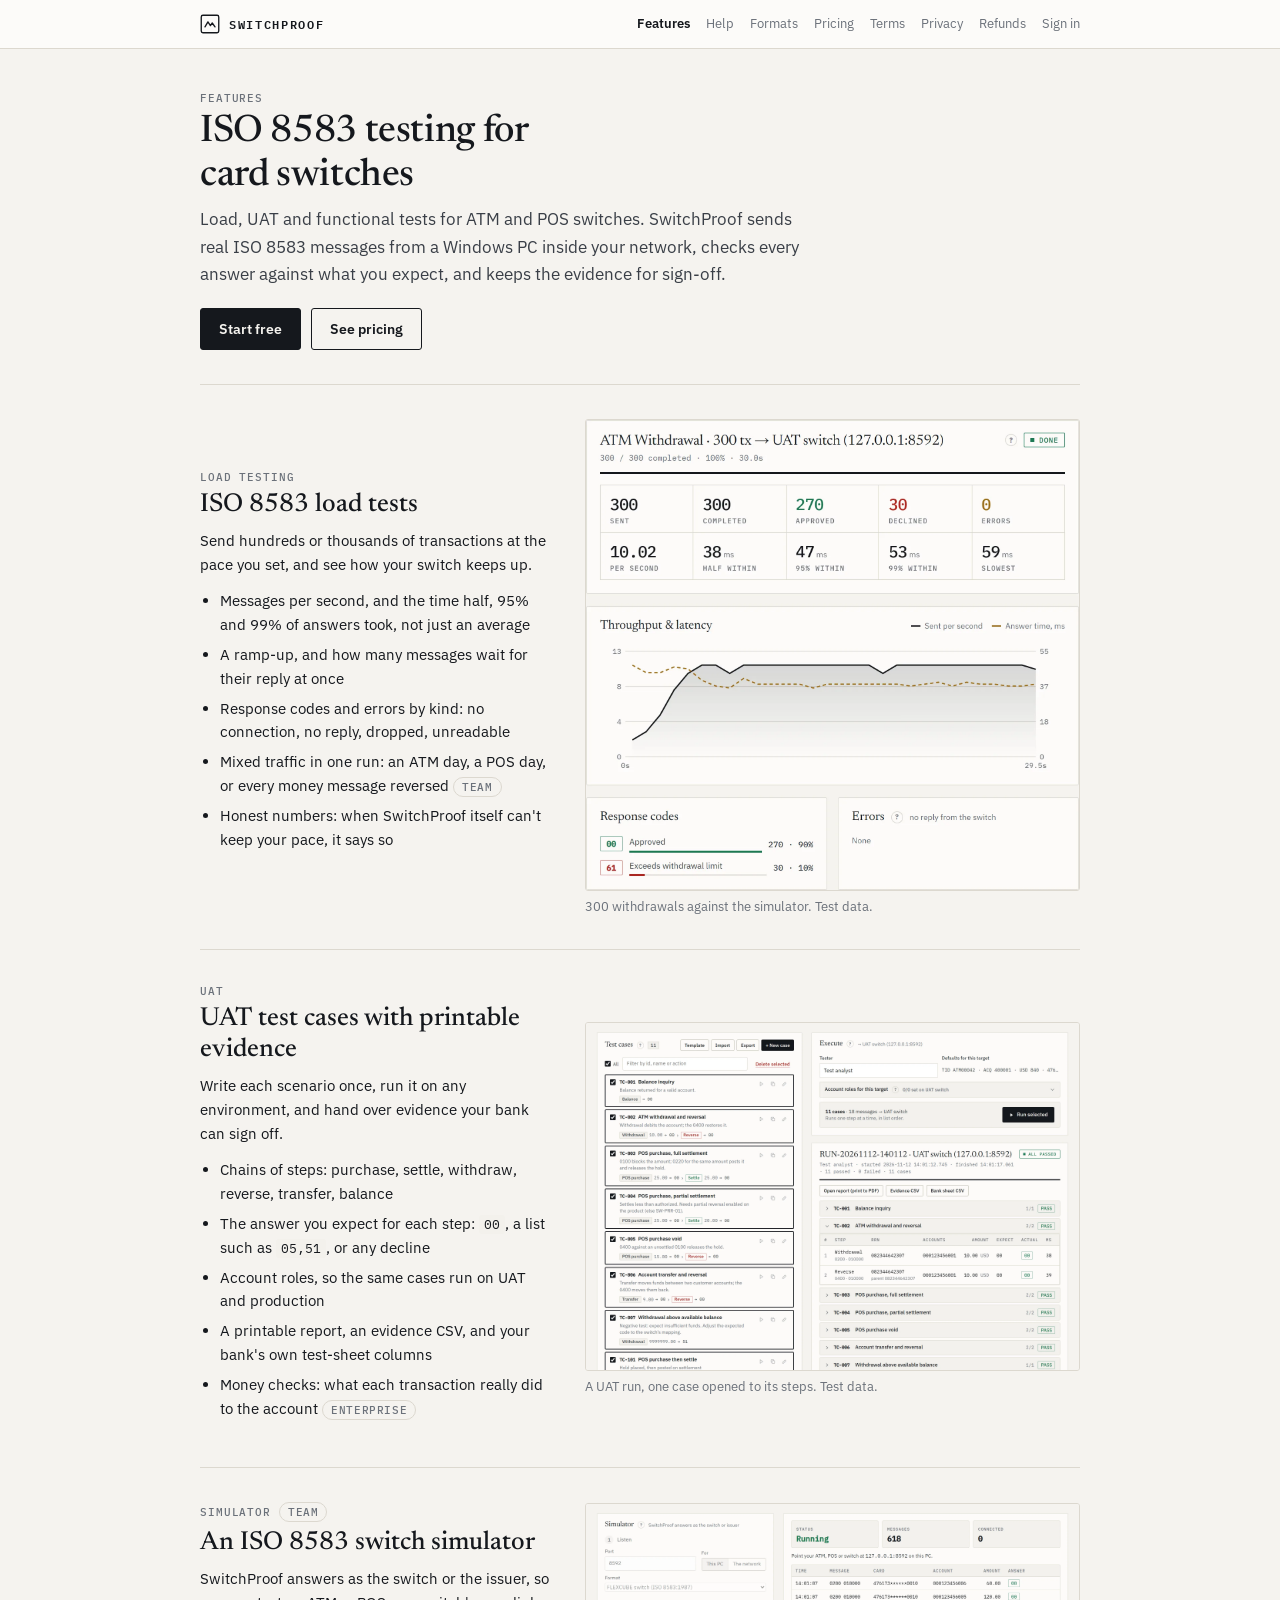
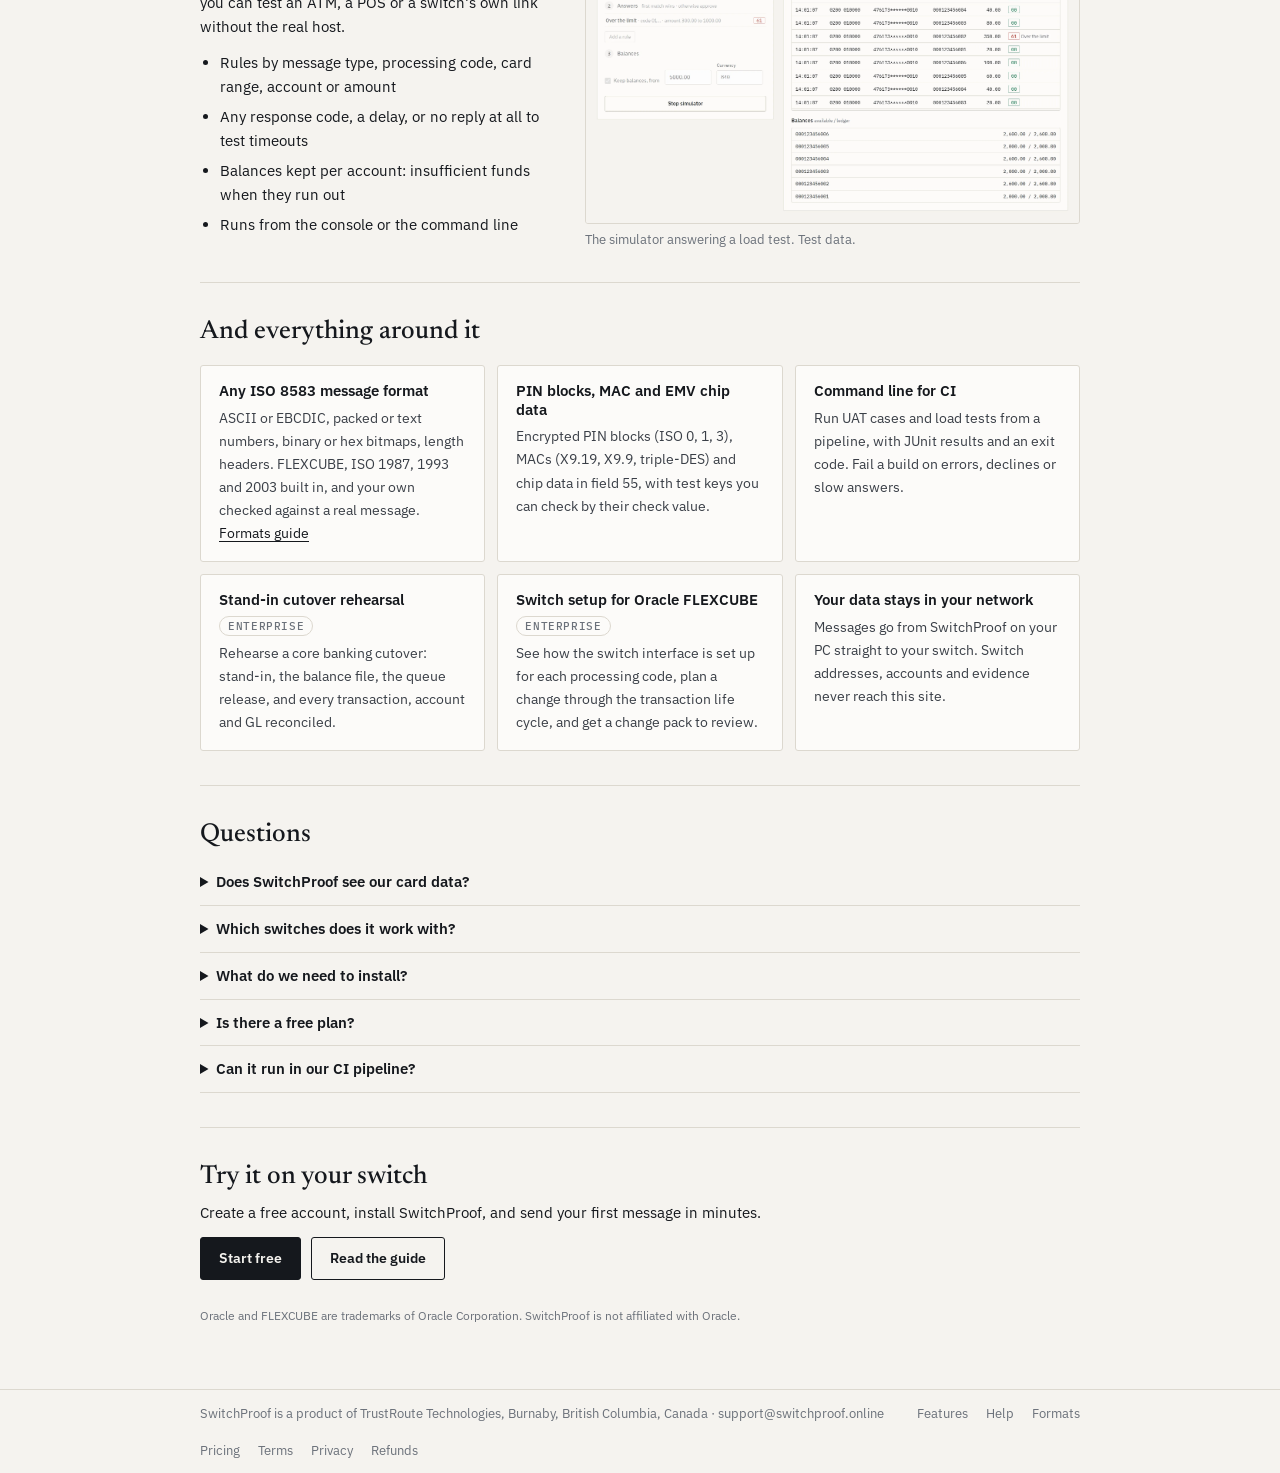
<file: features.html>
<!DOCTYPE html>
<html lang="en">
<head>
<meta charset="UTF-8">
<meta name="viewport" content="width=device-width, initial-scale=1">
<title>Features: ISO 8583 load tests, UAT, simulator · SwitchProof</title>
<link rel="icon" href="favicon.ico" sizes="32x32">
<link rel="icon" href="favicon.svg" type="image/svg+xml">
<link rel="apple-touch-icon" href="apple-touch-icon.png">
<meta name="description" content="What SwitchProof tests on ATM and POS card switches: ISO 8583 load tests, UAT cases with evidence, a switch simulator, PIN, MAC and EMV data, and CI runs.">
<link rel="canonical" href="https://switchproof.online/features.html">
<meta property="og:type" content="website">
<meta property="og:site_name" content="SwitchProof">
<meta property="og:title" content="Features: ISO 8583 load tests, UAT, simulator · SwitchProof">
<meta property="og:description" content="What SwitchProof tests on ATM and POS card switches: ISO 8583 load tests, UAT cases with evidence, a switch simulator, PIN, MAC and EMV data, and CI runs.">
<meta property="og:url" content="https://switchproof.online/features.html">
<meta property="og:image" content="https://switchproof.online/social-card.png">
<meta property="og:image:width" content="1200">
<meta property="og:image:height" content="630">
<meta property="og:image:alt" content="SwitchProof: ISO 8583 testing for card switches">
<meta name="twitter:card" content="summary_large_image">
<script type="application/ld+json">
{
 "@context": "https://schema.org",
 "@type": "BreadcrumbList",
 "itemListElement": [
  {"@type": "ListItem", "position": 1, "name": "SwitchProof", "item": "https://switchproof.online/"},
  {"@type": "ListItem", "position": 2, "name": "Features", "item": "https://switchproof.online/features.html"}
 ]
}
</script>
<link rel="preconnect" href="https://fonts.googleapis.com">
<link rel="preconnect" href="https://fonts.gstatic.com" crossorigin>
<link href="https://fonts.googleapis.com/css2?family=Newsreader:opsz,wght@6..72,400;6..72,500&family=IBM+Plex+Sans:wght@400;500;600&family=IBM+Plex+Mono:wght@400;500;600&display=swap" rel="stylesheet">
<link rel="stylesheet" href="style.css?v=20261112230012">
<script>try { var t = JSON.parse(localStorage.getItem('ss.theme')); if (t) document.documentElement.setAttribute('data-theme', t); } catch (e) {}</script>
</head>
<body class="doc-page">

<header class="doc-top"><div class="doc-top-in">
  <a class="doc-brand" href="./"><svg viewBox="0 0 24 24" aria-hidden="true"><rect x="1.5" y="1.5" width="21" height="21" rx="2"/><path d="M6 15.5l3.5-6 3 4.5 2.2-3.2L18 15.5"/></svg>SwitchProof</a>
  <nav class="doc-nav" aria-label="SwitchProof">
    <a href="features.html" aria-current="page">Features</a><a href="help.html">Help</a><a href="formats.html">Formats</a><a href="pricing.html">Pricing</a><a href="terms.html">Terms</a><a href="privacy.html">Privacy</a><a href="refunds.html">Refunds</a><a href="./">Sign in</a>
  </nav>
</div></header>

<main class="doc wide fx">
  <section class="fx-hero">
    <p class="fx-k">Features</p>
    <h1>ISO 8583 testing for card switches</h1>
    <p class="fx-lead">Load, UAT and functional tests for ATM and POS switches. SwitchProof sends real ISO&nbsp;8583 messages from a Windows PC inside your network, checks every answer against what you expect, and keeps the evidence for sign-off.</p>
    <div class="fx-cta"><a class="fx-btn primary" href="./">Start free</a><a class="fx-btn" href="pricing.html">See pricing</a></div>
  </section>

  <section class="fx-row" id="load-testing">
    <div class="fx-text">
      <p class="fx-k">Load testing</p>
      <h2>ISO 8583 load tests</h2>
      <p>Send hundreds or thousands of transactions at the pace you set, and see how your switch keeps up.</p>
      <ul>
        <li>Messages per second, and the time half, 95% and 99% of answers took, not just an average</li>
        <li>A ramp-up, and how many messages wait for their reply at once</li>
        <li>Response codes and errors by kind: no connection, no reply, dropped, unreadable</li>
        <li>Mixed traffic in one run: an ATM day, a POS day, or every money message reversed <span class="hp-plan">Team</span></li>
        <li>Honest numbers: when SwitchProof itself can't keep your pace, it says so</li>
      </ul>
    </div>
    <figure class="fx-fig"><a href="help-results.webp" target="_blank" rel="noopener" title="Open the full-size picture"><img src="help-results.webp" width="740" height="705" loading="lazy" alt="Load test results: 300 withdrawals over 30 seconds, 270 approved and 30 declined, 10 a second, half within 38 ms, 95% within 47 ms, 99% within 53 ms, with the throughput chart and response codes."></a><figcaption>300 withdrawals against the simulator. Test data.</figcaption></figure>
  </section>

  <section class="fx-row" id="uat">
    <div class="fx-text">
      <p class="fx-k">UAT</p>
      <h2>UAT test cases with printable evidence</h2>
      <p>Write each scenario once, run it on any environment, and hand over evidence your bank can sign off.</p>
      <ul>
        <li>Chains of steps: purchase, settle, withdraw, reverse, transfer, balance</li>
        <li>The answer you expect for each step: <code>00</code>, a list such as <code>05,51</code>, or any decline</li>
        <li>Account roles, so the same cases run on UAT and production</li>
        <li>A printable report, an evidence CSV, and your bank's own test-sheet columns</li>
        <li>Money checks: what each transaction really did to the account <span class="hp-plan">Enterprise</span></li>
      </ul>
    </div>
    <figure class="fx-fig"><a href="help-uat.webp" target="_blank" rel="noopener" title="Open the full-size picture"><img src="help-uat.webp" width="1280" height="900" loading="lazy" alt="The UAT screen: a library of test cases, and a finished run with every case passed and one opened to show each step's expected and actual response code."></a><figcaption>A UAT run, one case opened to its steps. Test data.</figcaption></figure>
  </section>

  <section class="fx-row" id="simulator">
    <div class="fx-text">
      <p class="fx-k">Simulator <span class="hp-plan">Team</span></p>
      <h2>An ISO 8583 switch simulator</h2>
      <p>SwitchProof answers as the switch or the issuer, so you can test an ATM, a POS or a switch's own link without the real host.</p>
      <ul>
        <li>Rules by message type, processing code, card range, account or amount</li>
        <li>Any response code, a delay, or no reply at all to test timeouts</li>
        <li>Balances kept per account: insufficient funds when they run out</li>
        <li>Runs from the console or the command line</li>
      </ul>
    </div>
    <figure class="fx-fig"><a href="help-sim.webp" target="_blank" rel="noopener" title="Open the full-size picture"><img src="help-sim.webp" width="1280" height="829" loading="lazy" alt="The simulator listening on a port with one rule, its log of withdrawals and answers, and the balances it keeps for each account."></a><figcaption>The simulator answering a load test. Test data.</figcaption></figure>
  </section>

  <section class="fx-more" id="more">
    <h2>And everything around it</h2>
    <div class="fx-grid">
      <div class="fx-card" id="formats">
        <h3>Any ISO 8583 message format</h3>
        <p>ASCII or EBCDIC, packed or text numbers, binary or hex bitmaps, length headers. FLEXCUBE, ISO 1987, 1993 and 2003 built in, and your own checked against a real message. <a href="formats.html">Formats guide</a></p>
      </div>
      <div class="fx-card" id="security">
        <h3>PIN blocks, MAC and EMV chip data</h3>
        <p>Encrypted PIN blocks (ISO 0, 1, 3), MACs (X9.19, X9.9, triple-DES) and chip data in field 55, with test keys you can check by their check value.</p>
      </div>
      <div class="fx-card" id="cli">
        <h3>Command line for CI</h3>
        <p>Run UAT cases and load tests from a pipeline, with JUnit results and an exit code. Fail a build on errors, declines or slow answers.</p>
      </div>
      <div class="fx-card" id="standin">
        <h3>Stand-in cutover rehearsal <span class="hp-plan">Enterprise</span></h3>
        <p>Rehearse a core banking cutover: stand-in, the balance file, the queue release, and every transaction, account and GL reconciled.</p>
      </div>
      <div class="fx-card" id="switch-setup">
        <h3>Switch setup for Oracle FLEXCUBE <span class="hp-plan">Enterprise</span></h3>
        <p>See how the switch interface is set up for each processing code, plan a change through the transaction life cycle, and get a change pack to review.</p>
      </div>
      <div class="fx-card" id="data">
        <h3>Your data stays in your network</h3>
        <p>Messages go from SwitchProof on your PC straight to your switch. Switch addresses, accounts and evidence never reach this site.</p>
      </div>
    </div>
  </section>

  <section class="fx-faq" id="questions">
    <h2>Questions</h2>
    <details><summary>Does SwitchProof see our card data?</summary><p>No. SwitchProof for Windows sends the messages from your PC to your switch and keeps the results there. This website handles your account and plan only. Use test cards and test keys: SwitchProof is not an HSM.</p></details>
    <details><summary>Which switches does it work with?</summary><p>Switches that speak ISO 8583 over TCP or TLS. Four formats are built in, including the Oracle FLEXCUBE switch interface; for another switch, describe its format in the console and check it against a message captured from it.</p></details>
    <details><summary>What do we need to install?</summary><p>SwitchProof for Windows, on a PC that can reach your switch (bank network or VPN). It's about 35 MB with Java included, and needs no admin rights.</p></details>
    <details><summary>Is there a free plan?</summary><p>Yes. The Free plan runs load tests of up to 200 messages and UAT runs of up to 10 cases, with no card needed. <a href="pricing.html">Pricing</a> lists Team and Enterprise.</p></details>
    <details><summary>Can it run in our CI pipeline?</summary><p>Yes. <code>switchproof-cli</code> runs UAT cases and load tests, writes JUnit XML, and ends with an exit code your pipeline can act on. See the <a href="help.html#cli">command line help</a>.</p></details>
  </section>

  <section class="fx-end">
    <h2>Try it on your switch</h2>
    <p>Create a free account, install SwitchProof, and send your first message in minutes.</p>
    <div class="fx-cta"><a class="fx-btn primary" href="./">Start free</a><a class="fx-btn" href="help.html">Read the guide</a></div>
    <p class="fx-note">Oracle and FLEXCUBE are trademarks of Oracle Corporation. SwitchProof is not affiliated with Oracle.</p>
  </section>
</main>

<footer class="doc-foot"><div class="doc-foot-in">
  <span>SwitchProof is a product of <a href="https://trustroutetechnologies.com" rel="noopener">TrustRoute Technologies</a>, Burnaby, British Columbia, Canada · <a href="mailto:support@switchproof.online">support@switchproof.online</a></span>
  <a href="features.html">Features</a><a href="help.html">Help</a><a href="formats.html">Formats</a><a href="pricing.html">Pricing</a><a href="terms.html">Terms</a><a href="privacy.html">Privacy</a><a href="refunds.html">Refunds</a>
</div></footer>
</body>
</html>
</file>
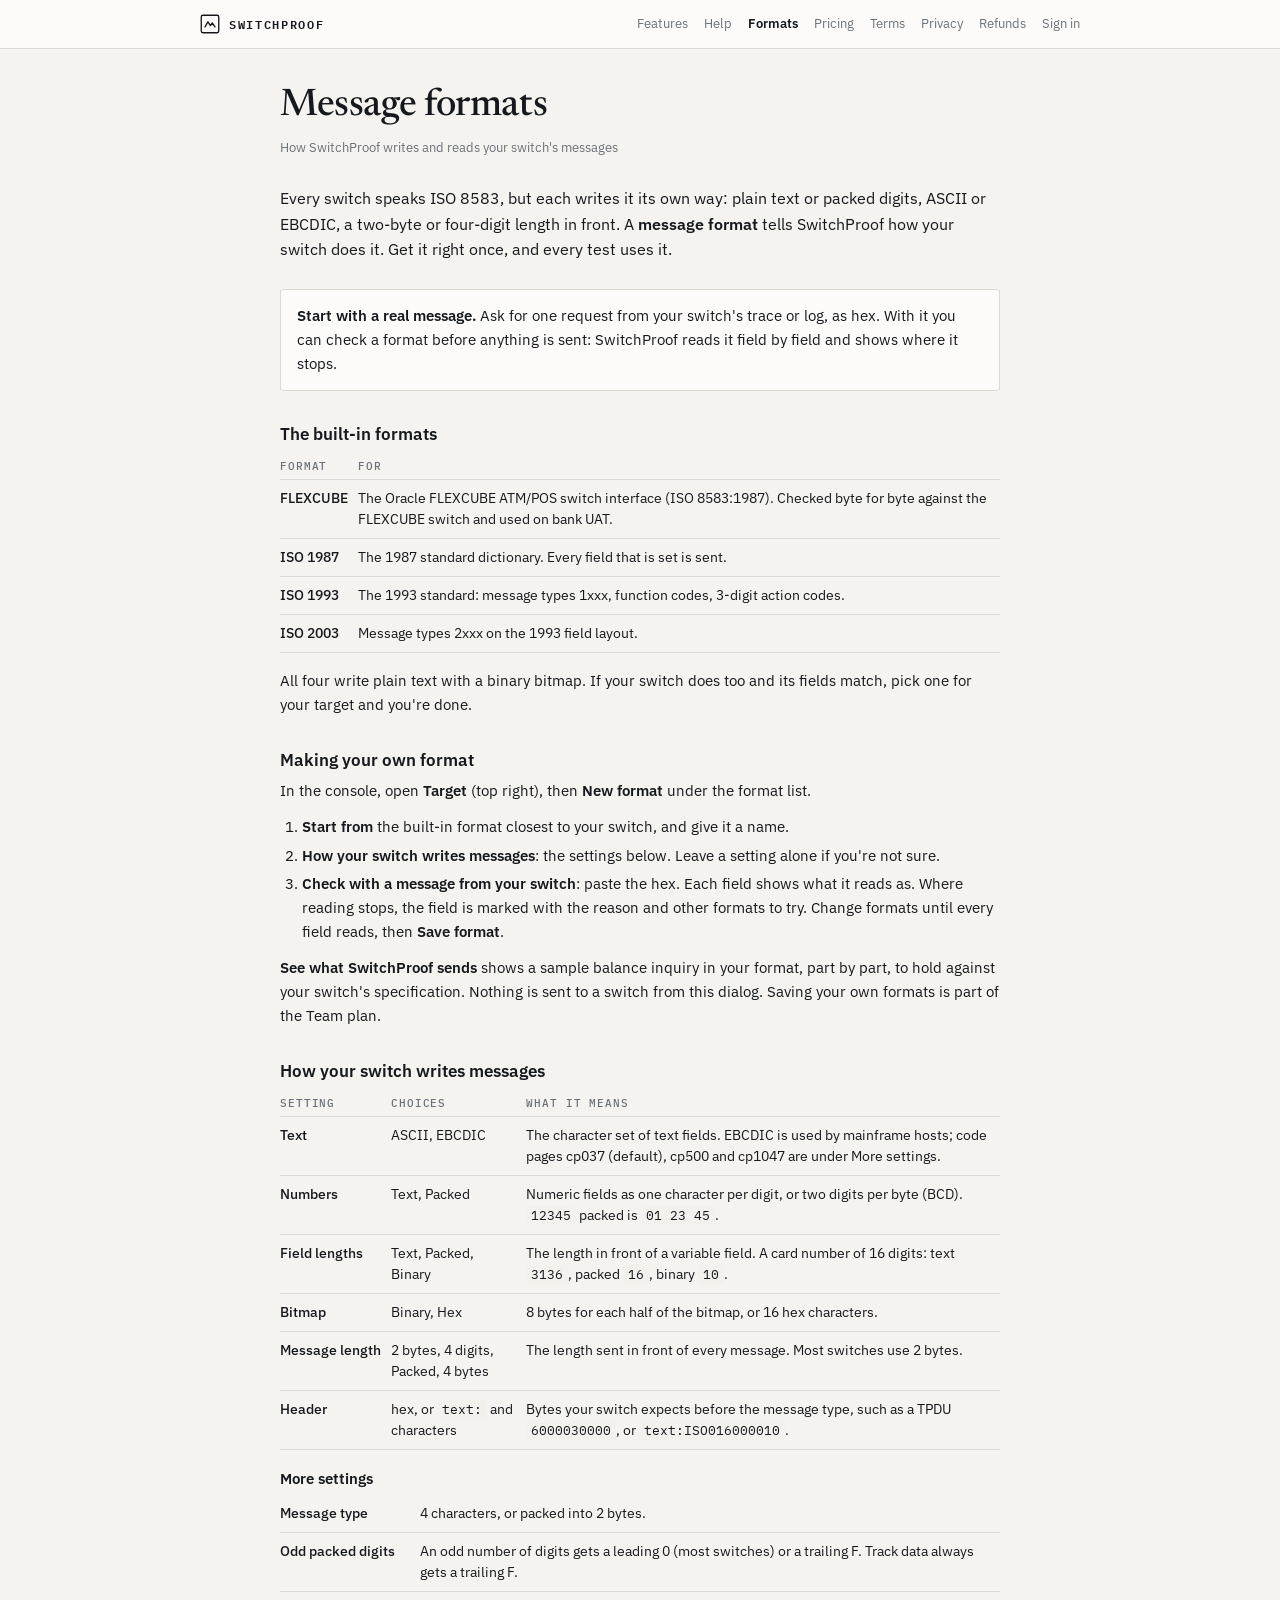
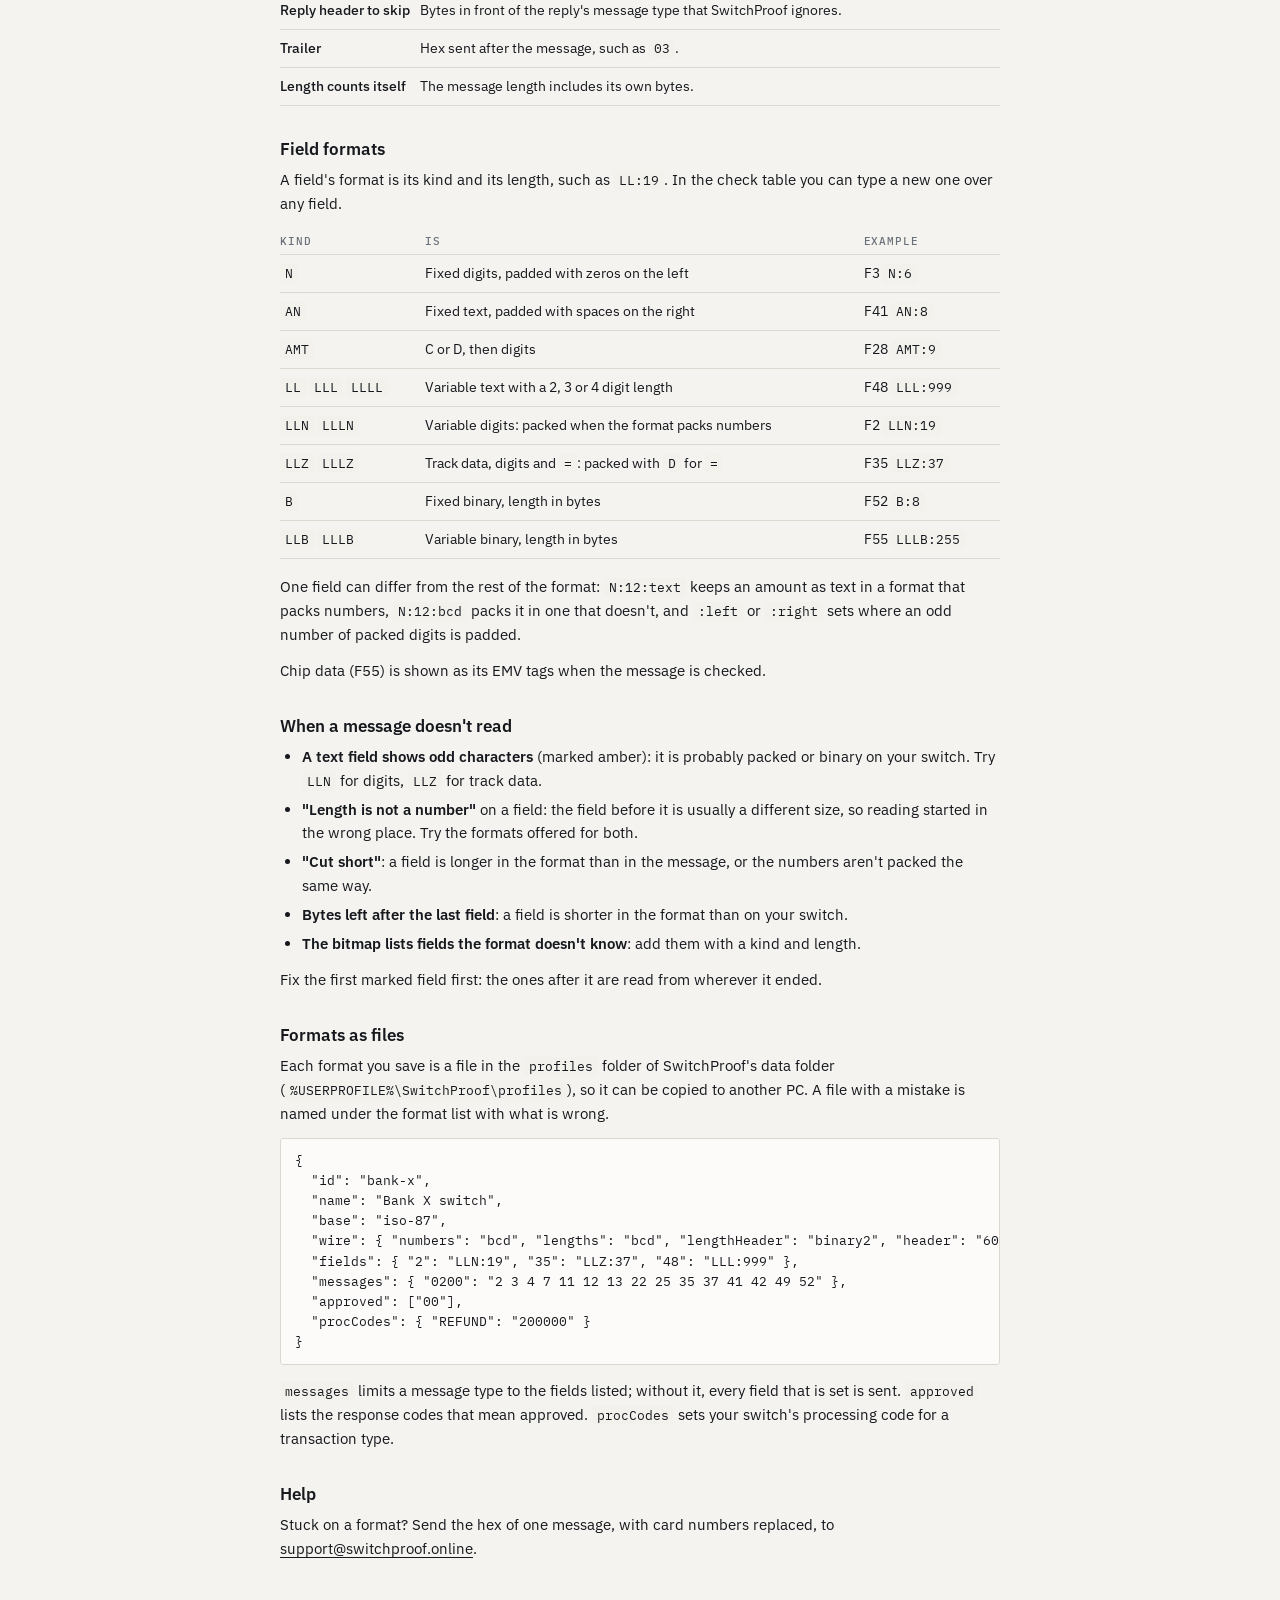
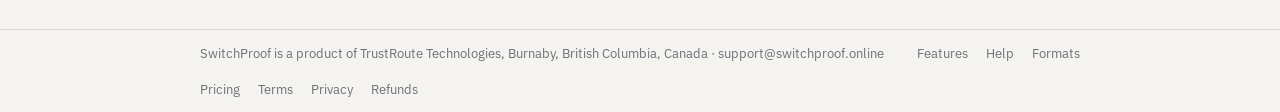
<file: formats.html>
<!DOCTYPE html>
<html lang="en">
<head>
<meta charset="UTF-8">
<meta name="viewport" content="width=device-width, initial-scale=1">
<title>ISO 8583 message formats: EBCDIC, BCD, bitmaps · SwitchProof</title>
<link rel="icon" href="favicon.ico" sizes="32x32">
<link rel="icon" href="favicon.svg" type="image/svg+xml">
<link rel="apple-touch-icon" href="apple-touch-icon.png">
<meta name="description" content="Describe your switch&#x27;s ISO 8583 format in SwitchProof: field kinds, packed numbers, EBCDIC, bitmaps and length headers, checked against a real message.">
<link rel="canonical" href="https://switchproof.online/formats.html">
<meta property="og:type" content="article">
<meta property="og:site_name" content="SwitchProof">
<meta property="og:title" content="ISO 8583 message formats: EBCDIC, BCD, bitmaps · SwitchProof">
<meta property="og:description" content="Describe your switch&#x27;s ISO 8583 format in SwitchProof: field kinds, packed numbers, EBCDIC, bitmaps and length headers, checked against a real message.">
<meta property="og:url" content="https://switchproof.online/formats.html">
<meta property="og:image" content="https://switchproof.online/social-card.png">
<meta property="og:image:width" content="1200">
<meta property="og:image:height" content="630">
<meta property="og:image:alt" content="SwitchProof: ISO 8583 testing for card switches">
<meta name="twitter:card" content="summary_large_image">
<script type="application/ld+json">
{
 "@context": "https://schema.org",
 "@type": "BreadcrumbList",
 "itemListElement": [
  {
   "@type": "ListItem",
   "position": 1,
   "name": "SwitchProof",
   "item": "https://switchproof.online/"
  },
  {
   "@type": "ListItem",
   "position": 2,
   "name": "Message formats",
   "item": "https://switchproof.online/formats.html"
  }
 ]
}
</script>
<link rel="preconnect" href="https://fonts.googleapis.com">
<link rel="preconnect" href="https://fonts.gstatic.com" crossorigin>
<link href="https://fonts.googleapis.com/css2?family=Newsreader:opsz,wght@6..72,400;6..72,500&family=IBM+Plex+Sans:wght@400;500;600&family=IBM+Plex+Mono:wght@400;500;600&display=swap" rel="stylesheet">
<link rel="stylesheet" href="style.css?v=20261112230012">
<script>try { var t = JSON.parse(localStorage.getItem('ss.theme')); if (t) document.documentElement.setAttribute('data-theme', t); } catch (e) {}</script>
</head>
<body class="doc-page">

<header class="doc-top"><div class="doc-top-in">
  <a class="doc-brand" href="./"><svg viewBox="0 0 24 24" aria-hidden="true"><rect x="1.5" y="1.5" width="21" height="21" rx="2"/><path d="M6 15.5l3.5-6 3 4.5 2.2-3.2L18 15.5"/></svg>SwitchProof</a>
  <nav class="doc-nav" aria-label="SwitchProof">
    <a href="features.html">Features</a><a href="help.html">Help</a><a href="formats.html" aria-current="page">Formats</a><a href="pricing.html">Pricing</a><a href="terms.html">Terms</a><a href="privacy.html">Privacy</a><a href="refunds.html">Refunds</a><a href="./">Sign in</a>
  </nav>
</div></header>

<main class="doc">
  <h1>Message formats</h1>
  <p class="doc-meta">How SwitchProof writes and reads your switch's messages</p>

  <p class="doc-lead">Every switch speaks ISO 8583, but each writes it its own way: plain text or packed digits, ASCII or EBCDIC, a two-byte or four-digit length in front. A <b>message format</b> tells SwitchProof how your switch does it. Get it right once, and every test uses it.</p>

  <div class="doc-box">
    <p><b>Start with a real message.</b> Ask for one request from your switch's trace or log, as hex. With it you can check a format before anything is sent: SwitchProof reads it field by field and shows where it stops.</p>
  </div>

  <h2 id="built-in">The built-in formats</h2>
  <table class="doc-tbl">
    <thead><tr><th>Format</th><th>For</th></tr></thead>
    <tbody>
      <tr><td>FLEXCUBE</td><td>The Oracle FLEXCUBE ATM/POS switch interface (ISO 8583:1987). Checked byte for byte against the FLEXCUBE switch and used on bank UAT.</td></tr>
      <tr><td>ISO 1987</td><td>The 1987 standard dictionary. Every field that is set is sent.</td></tr>
      <tr><td>ISO 1993</td><td>The 1993 standard: message types 1xxx, function codes, 3-digit action codes.</td></tr>
      <tr><td>ISO 2003</td><td>Message types 2xxx on the 1993 field layout.</td></tr>
    </tbody>
  </table>
  <p>All four write plain text with a binary bitmap. If your switch does too and its fields match, pick one for your target and you're done.</p>

  <h2 id="steps">Making your own format</h2>
  <p>In the console, open <b>Target</b> (top right), then <b>New format</b> under the format list.</p>
  <ol>
    <li><b>Start from</b> the built-in format closest to your switch, and give it a name.</li>
    <li><b>How your switch writes messages</b>: the settings below. Leave a setting alone if you're not sure.</li>
    <li><b>Check with a message from your switch</b>: paste the hex. Each field shows what it reads as. Where reading stops, the field is marked with the reason and other formats to try. Change formats until every field reads, then <b>Save format</b>.</li>
  </ol>
  <p><b>See what SwitchProof sends</b> shows a sample balance inquiry in your format, part by part, to hold against your switch's specification. Nothing is sent to a switch from this dialog. Saving your own formats is part of the Team plan.</p>

  <h2 id="wire">How your switch writes messages</h2>
  <table class="doc-tbl">
    <thead><tr><th>Setting</th><th>Choices</th><th>What it means</th></tr></thead>
    <tbody>
      <tr><td>Text</td><td>ASCII, EBCDIC</td><td>The character set of text fields. EBCDIC is used by mainframe hosts; code pages cp037 (default), cp500 and cp1047 are under More settings.</td></tr>
      <tr><td>Numbers</td><td>Text, Packed</td><td>Numeric fields as one character per digit, or two digits per byte (BCD). <code>12345</code> packed is <code>01 23 45</code>.</td></tr>
      <tr><td>Field lengths</td><td>Text, Packed, Binary</td><td>The length in front of a variable field. A card number of 16 digits: text <code>3136</code>, packed <code>16</code>, binary <code>10</code>.</td></tr>
      <tr><td>Bitmap</td><td>Binary, Hex</td><td>8 bytes for each half of the bitmap, or 16 hex characters.</td></tr>
      <tr><td>Message length</td><td>2 bytes, 4 digits, Packed, 4 bytes</td><td>The length sent in front of every message. Most switches use 2 bytes.</td></tr>
      <tr><td>Header</td><td>hex, or <code>text:</code> and characters</td><td>Bytes your switch expects before the message type, such as a TPDU <code>6000030000</code>, or <code>text:ISO016000010</code>.</td></tr>
    </tbody>
  </table>
  <h3>More settings</h3>
  <table class="doc-tbl">
    <tbody>
      <tr><td>Message type</td><td>4 characters, or packed into 2 bytes.</td></tr>
      <tr><td>Odd packed digits</td><td>An odd number of digits gets a leading 0 (most switches) or a trailing F. Track data always gets a trailing F.</td></tr>
      <tr><td>Reply header to skip</td><td>Bytes in front of the reply's message type that SwitchProof ignores.</td></tr>
      <tr><td>Trailer</td><td>Hex sent after the message, such as <code>03</code>.</td></tr>
      <tr><td>Length counts itself</td><td>The message length includes its own bytes.</td></tr>
    </tbody>
  </table>

  <h2 id="fields">Field formats</h2>
  <p>A field's format is its kind and its length, such as <code>LL:19</code>. In the check table you can type a new one over any field.</p>
  <table class="doc-tbl">
    <thead><tr><th>Kind</th><th>Is</th><th>Example</th></tr></thead>
    <tbody>
      <tr><td><code>N</code></td><td>Fixed digits, padded with zeros on the left</td><td>F3 <code>N:6</code></td></tr>
      <tr><td><code>AN</code></td><td>Fixed text, padded with spaces on the right</td><td>F41 <code>AN:8</code></td></tr>
      <tr><td><code>AMT</code></td><td>C or D, then digits</td><td>F28 <code>AMT:9</code></td></tr>
      <tr><td><code>LL</code> <code>LLL</code> <code>LLLL</code></td><td>Variable text with a 2, 3 or 4 digit length</td><td>F48 <code>LLL:999</code></td></tr>
      <tr><td><code>LLN</code> <code>LLLN</code></td><td>Variable digits: packed when the format packs numbers</td><td>F2 <code>LLN:19</code></td></tr>
      <tr><td><code>LLZ</code> <code>LLLZ</code></td><td>Track data, digits and <code>=</code>: packed with <code>D</code> for <code>=</code></td><td>F35 <code>LLZ:37</code></td></tr>
      <tr><td><code>B</code></td><td>Fixed binary, length in bytes</td><td>F52 <code>B:8</code></td></tr>
      <tr><td><code>LLB</code> <code>LLLB</code></td><td>Variable binary, length in bytes</td><td>F55 <code>LLLB:255</code></td></tr>
    </tbody>
  </table>
  <p>One field can differ from the rest of the format: <code>N:12:text</code> keeps an amount as text in a format that packs numbers, <code>N:12:bcd</code> packs it in one that doesn't, and <code>:left</code> or <code>:right</code> sets where an odd number of packed digits is padded.</p>
  <p>Chip data (F55) is shown as its EMV tags when the message is checked.</p>

  <h2 id="reading">When a message doesn't read</h2>
  <ul>
    <li><b>A text field shows odd characters</b> (marked amber): it is probably packed or binary on your switch. Try <code>LLN</code> for digits, <code>LLZ</code> for track data.</li>
    <li><b>"Length is not a number"</b> on a field: the field before it is usually a different size, so reading started in the wrong place. Try the formats offered for both.</li>
    <li><b>"Cut short"</b>: a field is longer in the format than in the message, or the numbers aren't packed the same way.</li>
    <li><b>Bytes left after the last field</b>: a field is shorter in the format than on your switch.</li>
    <li><b>The bitmap lists fields the format doesn't know</b>: add them with a kind and length.</li>
  </ul>
  <p>Fix the first marked field first: the ones after it are read from wherever it ended.</p>

  <h2 id="file">Formats as files</h2>
  <p>Each format you save is a file in the <code>profiles</code> folder of SwitchProof's data folder (<code>%USERPROFILE%\SwitchProof\profiles</code>), so it can be copied to another PC. A file with a mistake is named under the format list with what is wrong.</p>
  <pre class="doc-code">{
  "id": "bank-x",
  "name": "Bank X switch",
  "base": "iso-87",
  "wire": { "numbers": "bcd", "lengths": "bcd", "lengthHeader": "binary2", "header": "6000030000" },
  "fields": { "2": "LLN:19", "35": "LLZ:37", "48": "LLL:999" },
  "messages": { "0200": "2 3 4 7 11 12 13 22 25 35 37 41 42 49 52" },
  "approved": ["00"],
  "procCodes": { "REFUND": "200000" }
}</pre>
  <p><code>messages</code> limits a message type to the fields listed; without it, every field that is set is sent. <code>approved</code> lists the response codes that mean approved. <code>procCodes</code> sets your switch's processing code for a transaction type.</p>

  <h2>Help</h2>
  <p>Stuck on a format? Send the hex of one message, with card numbers replaced, to <a href="mailto:support@switchproof.online">support@switchproof.online</a>.</p>
</main>

<footer class="doc-foot"><div class="doc-foot-in">
  <span>SwitchProof is a product of <a href="https://trustroutetechnologies.com" rel="noopener">TrustRoute Technologies</a>, Burnaby, British Columbia, Canada · <a href="mailto:support@switchproof.online">support@switchproof.online</a></span>
  <a href="features.html">Features</a><a href="help.html">Help</a><a href="formats.html">Formats</a><a href="pricing.html">Pricing</a><a href="terms.html">Terms</a><a href="privacy.html">Privacy</a><a href="refunds.html">Refunds</a>
</div></footer>
</body>
</html>
</file>
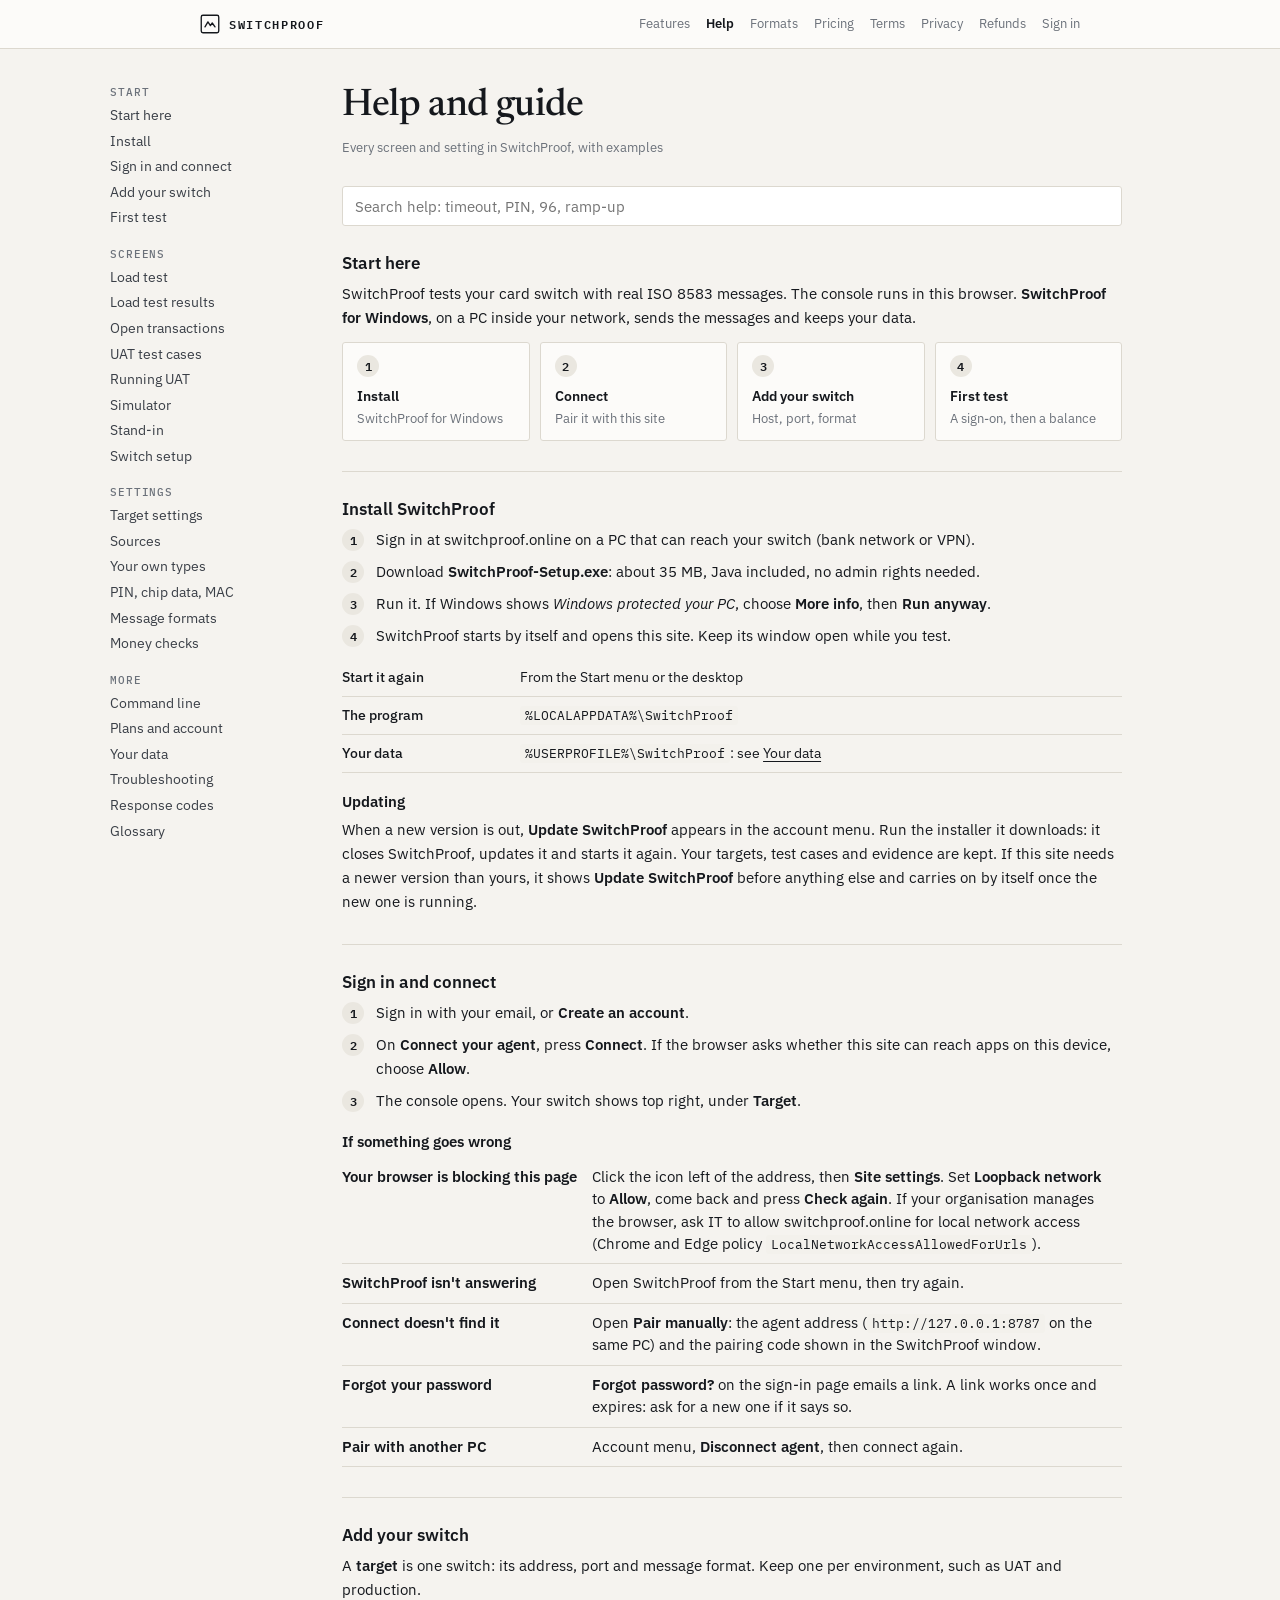
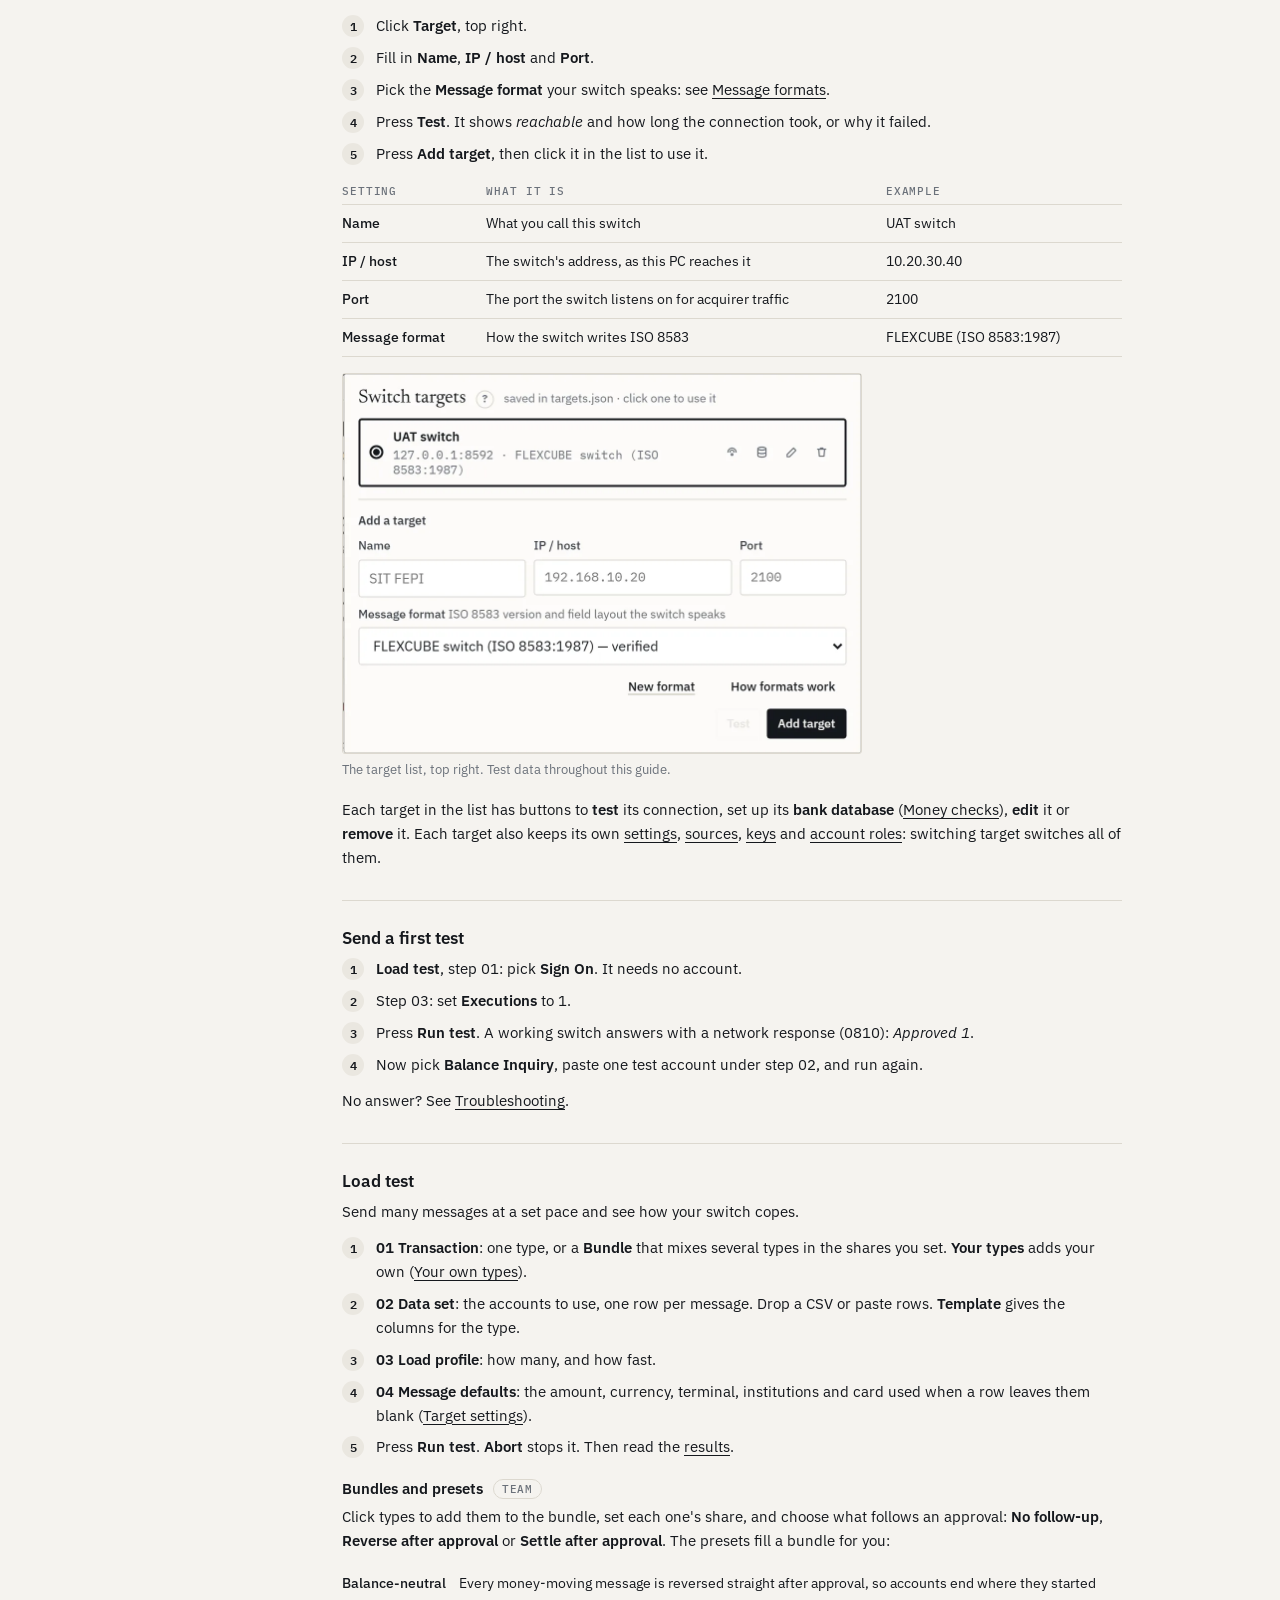
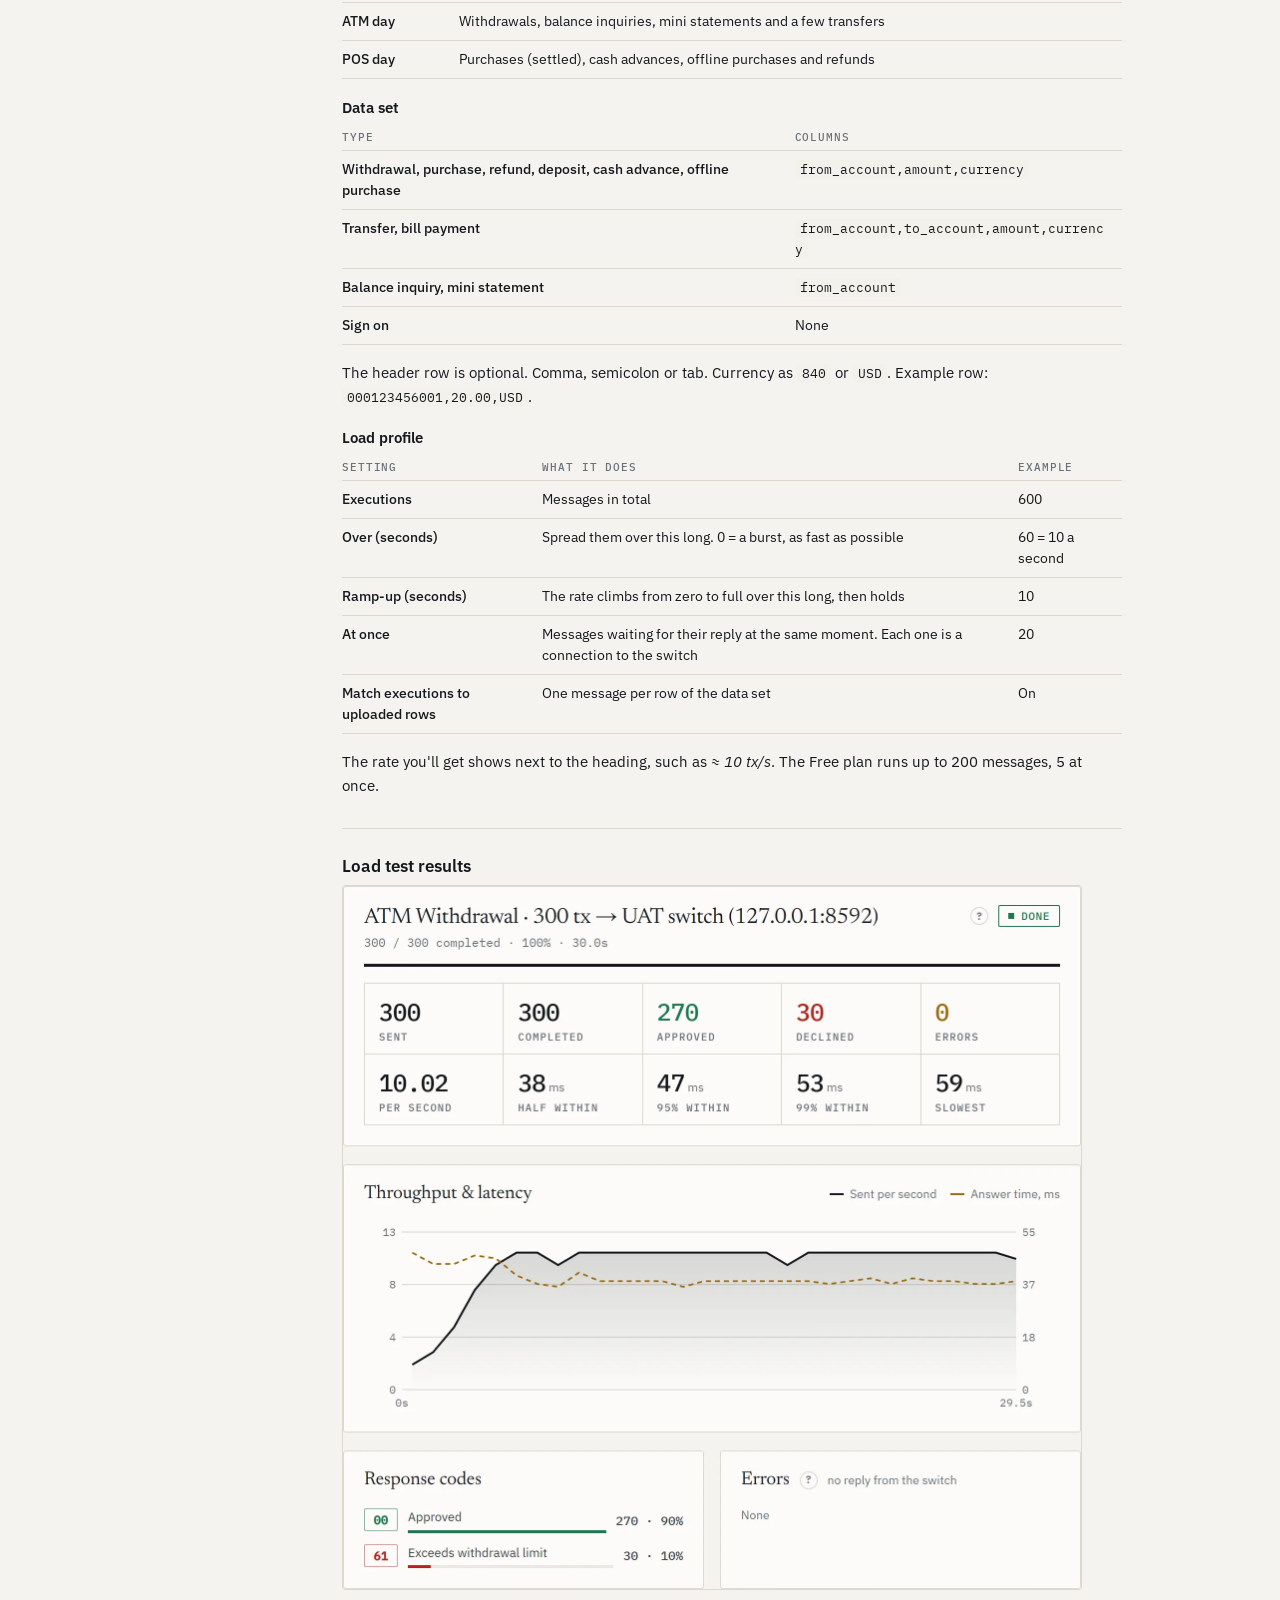
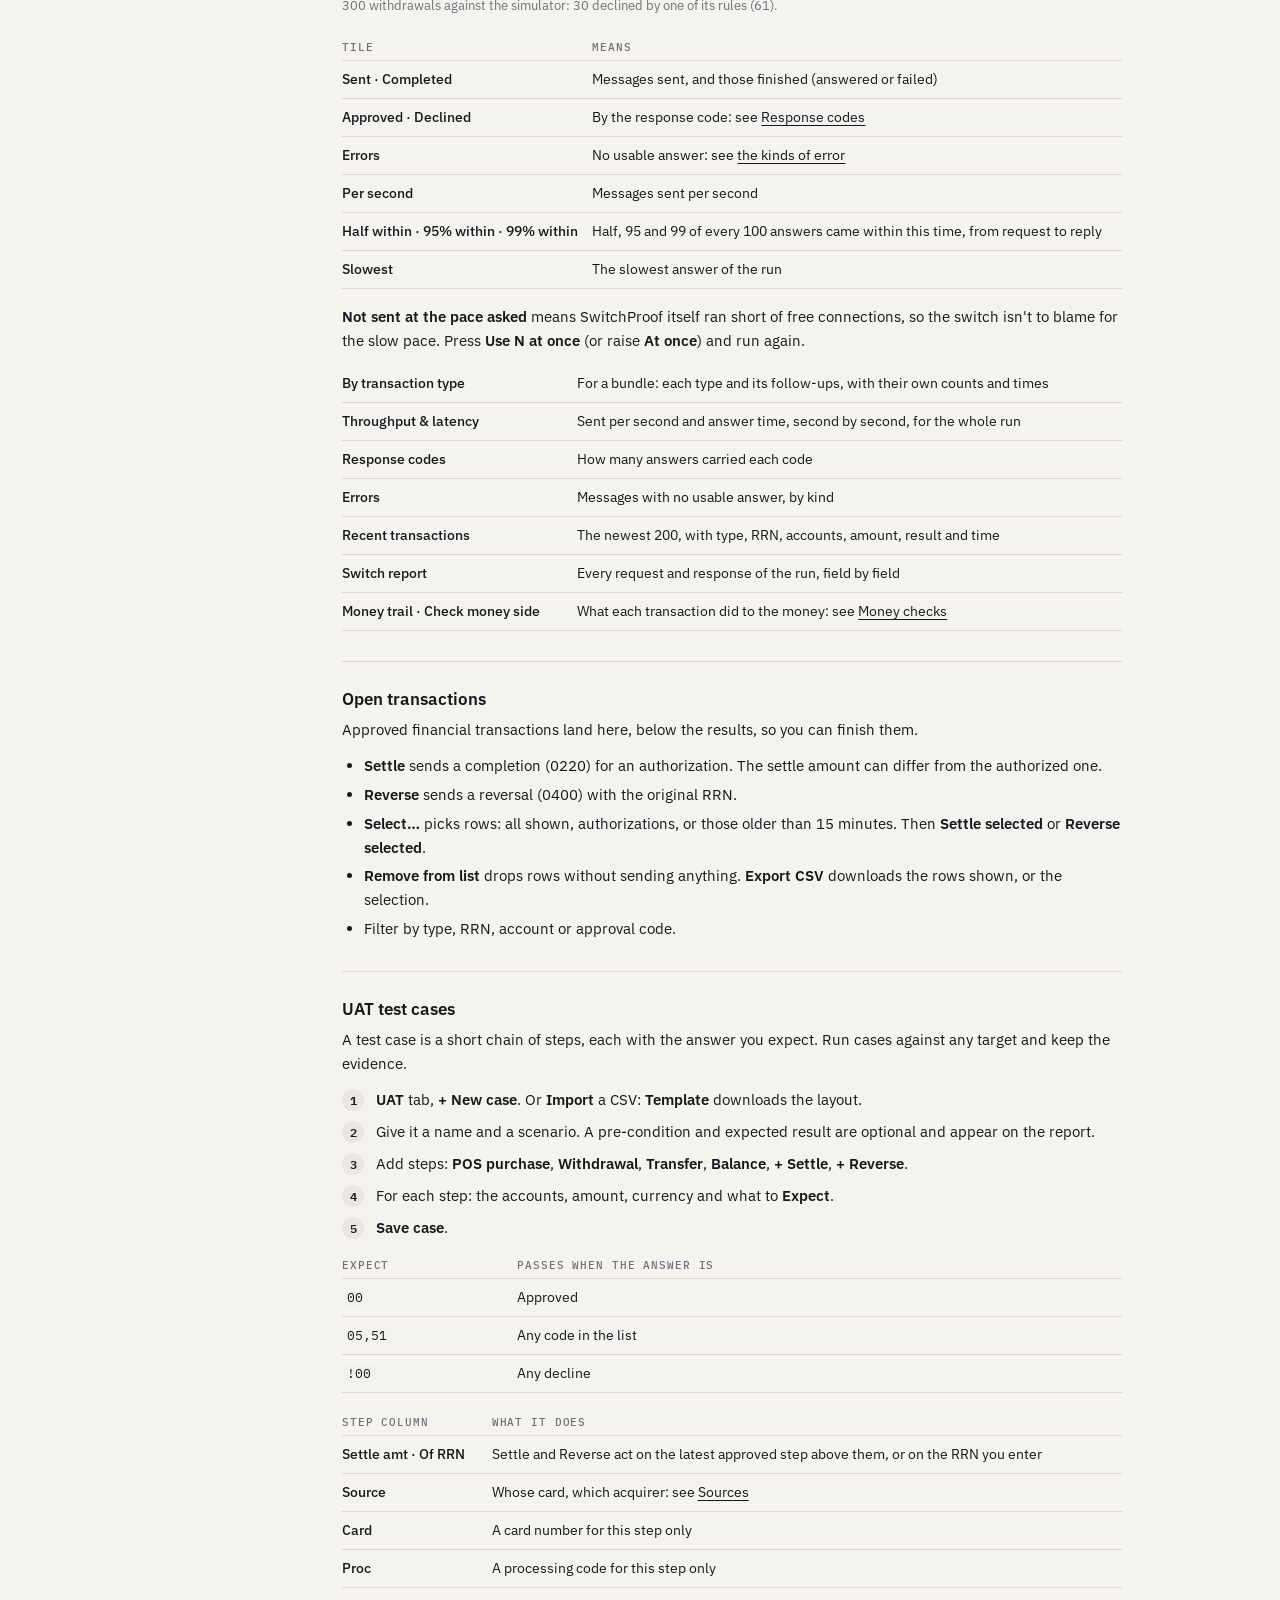
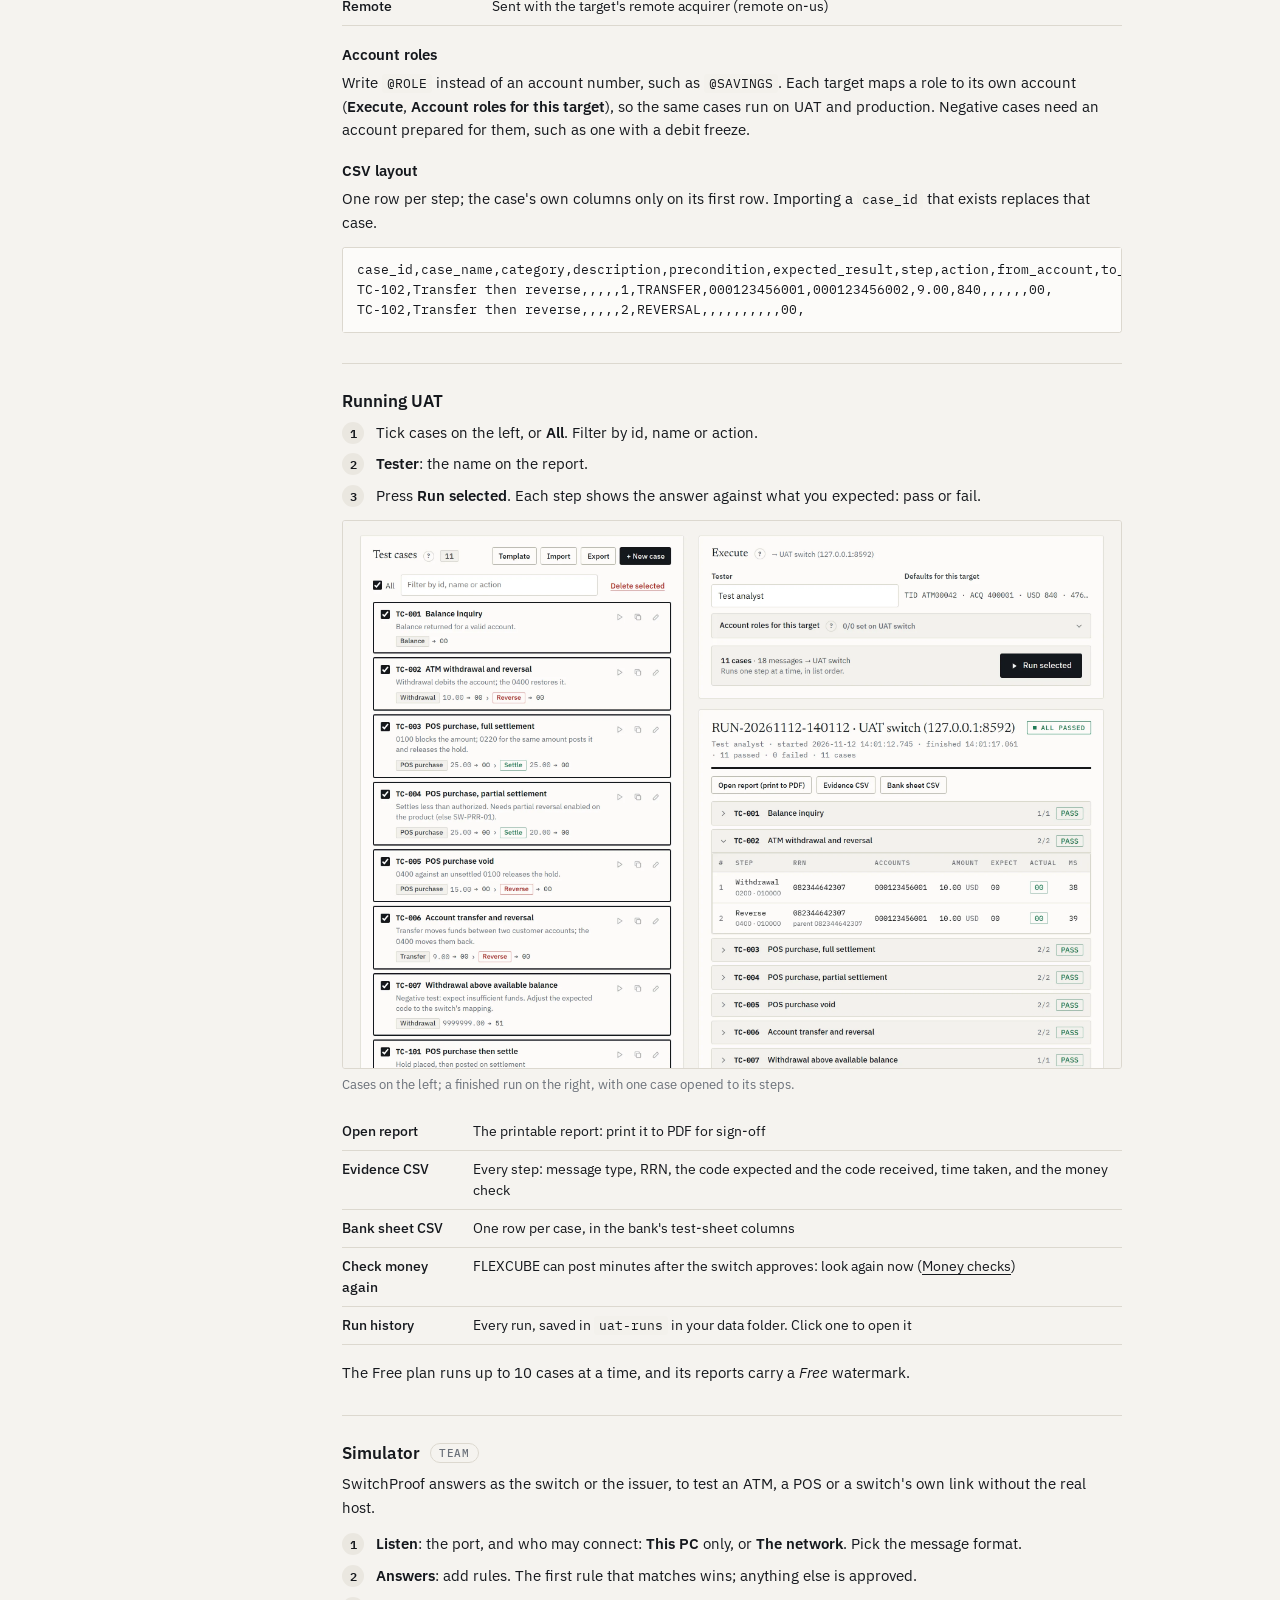
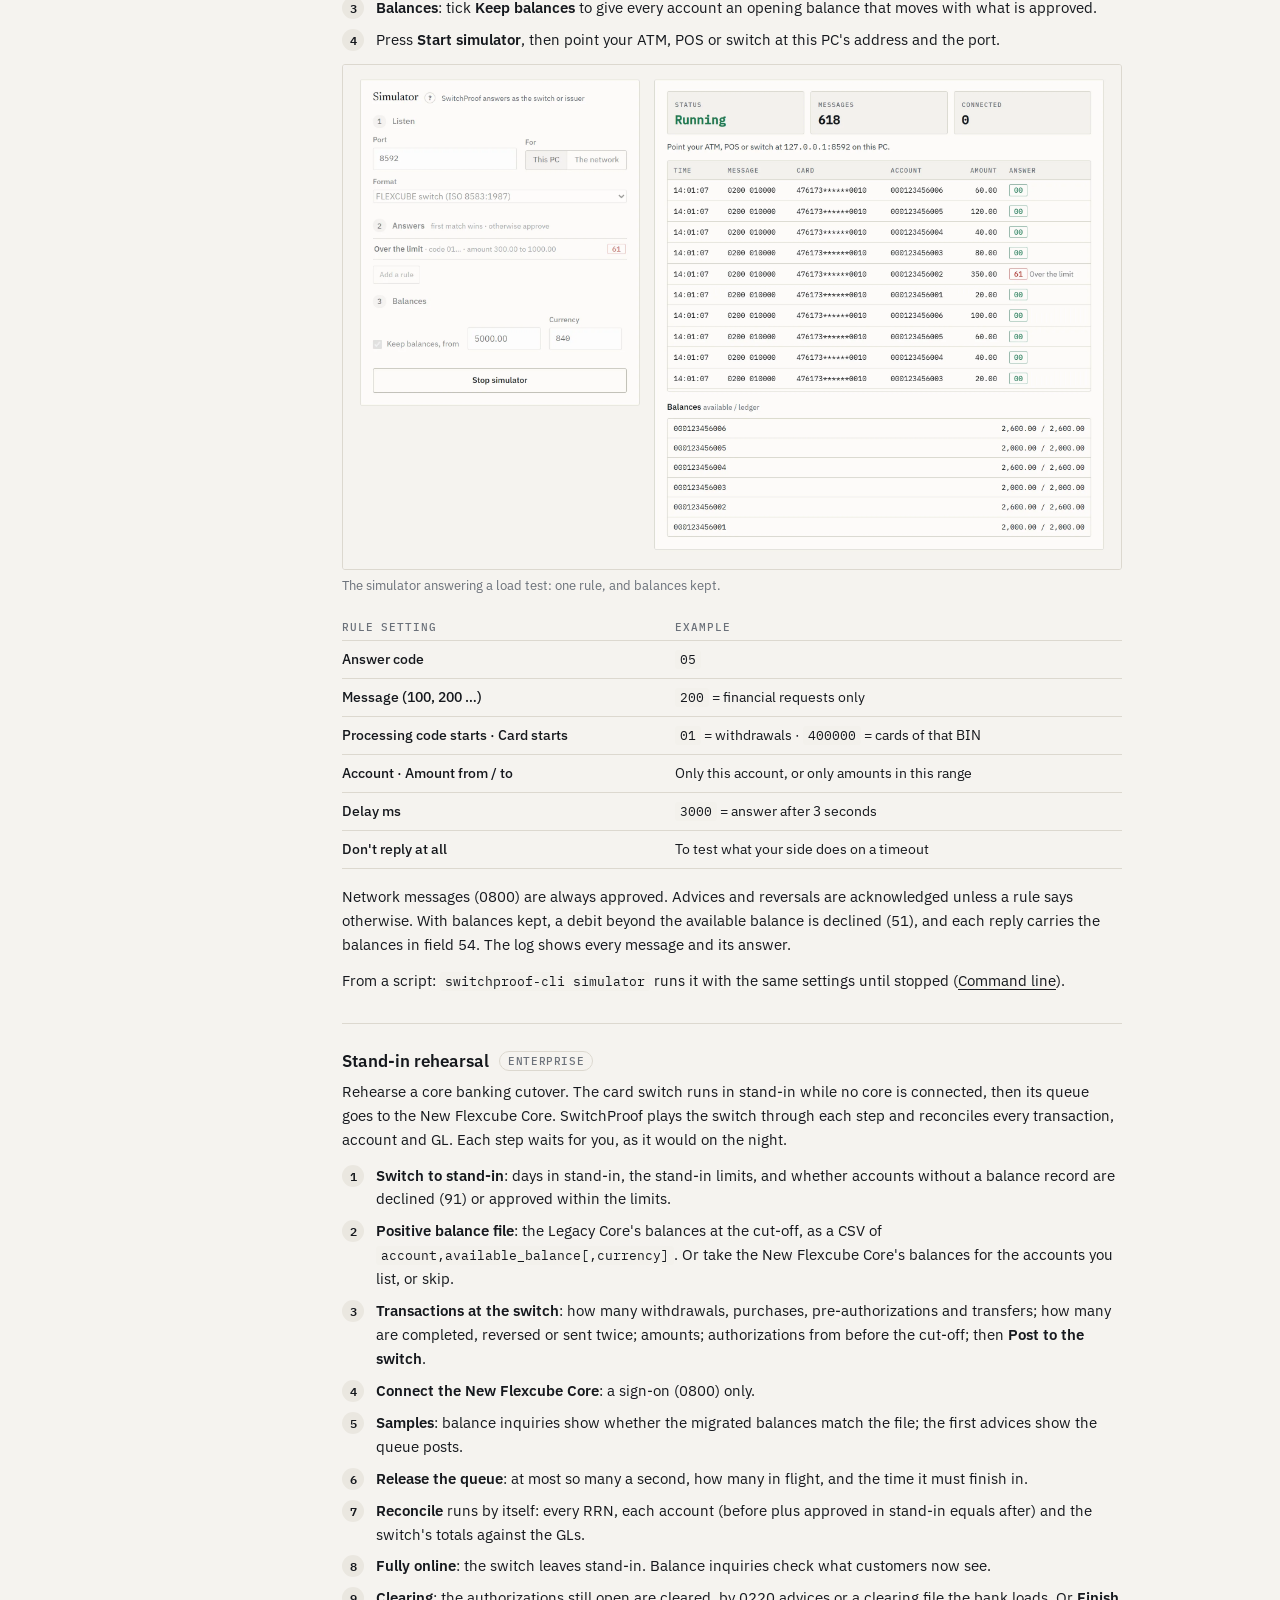
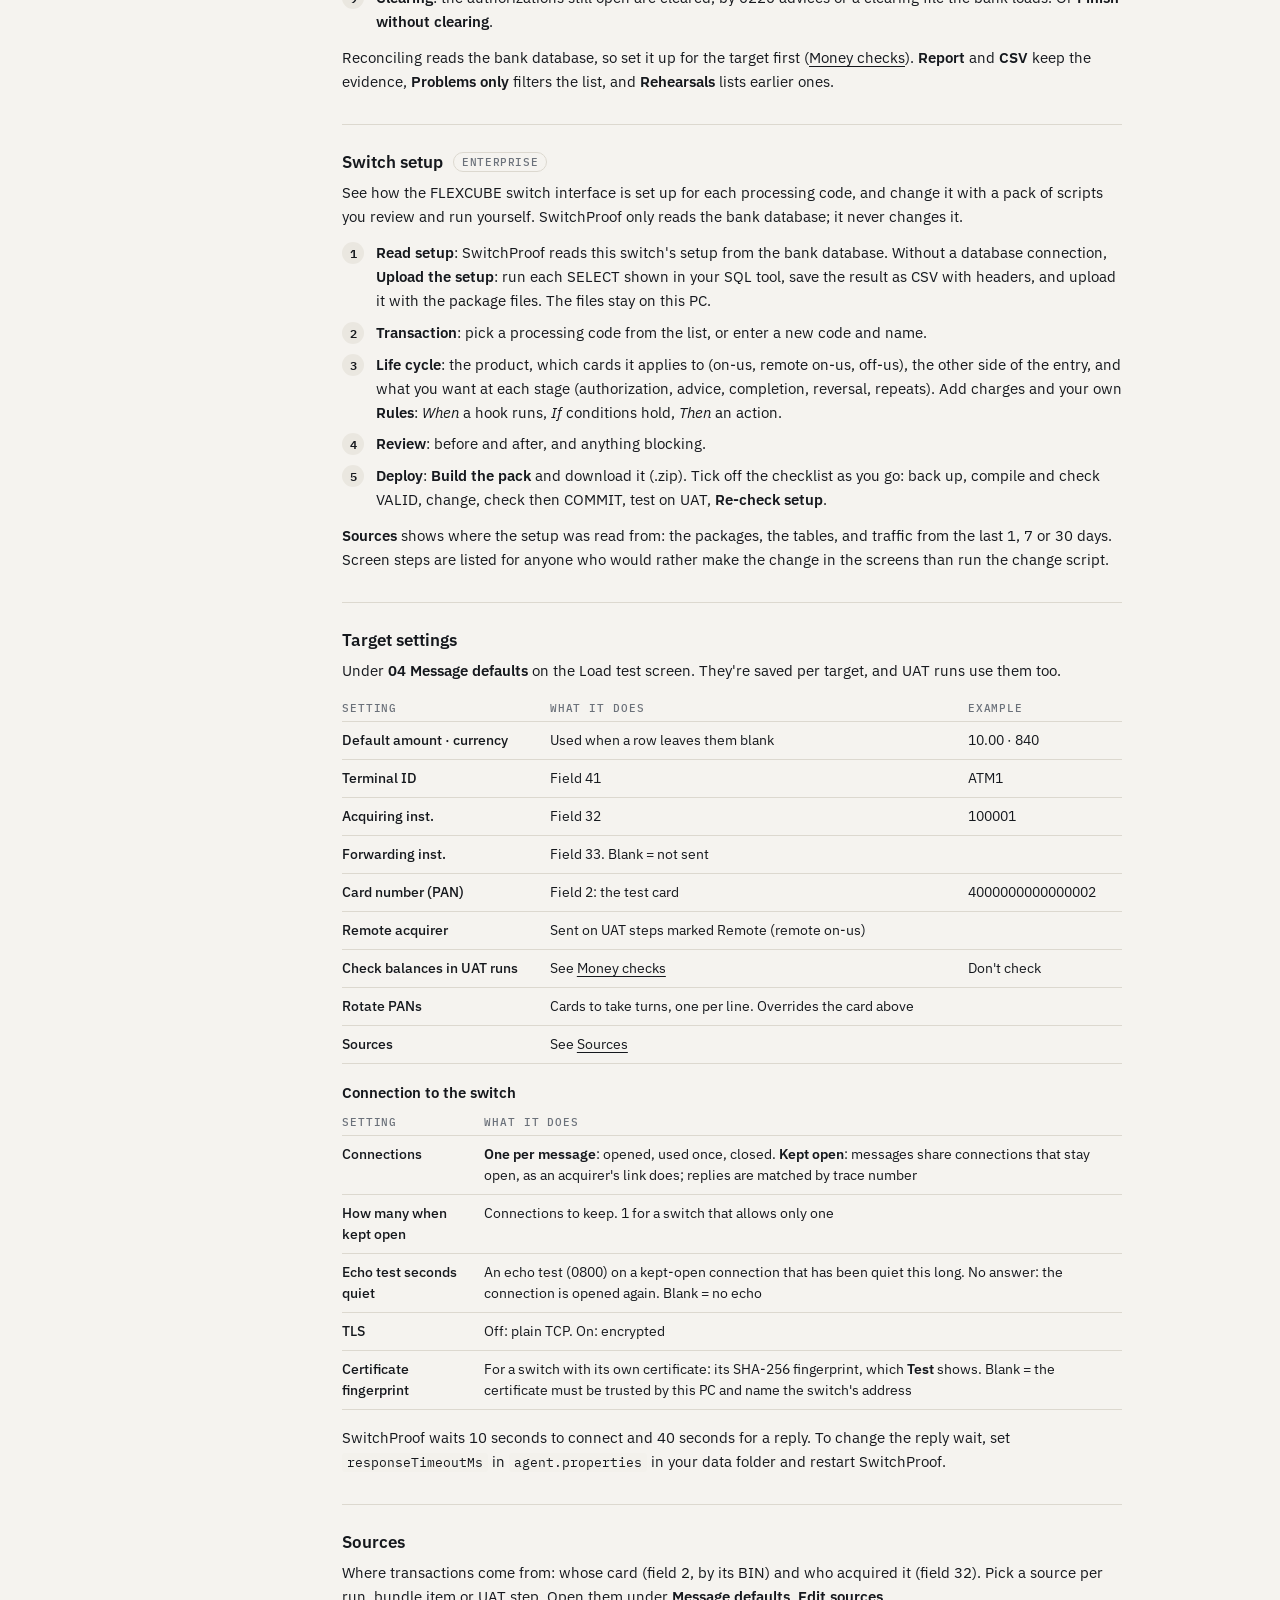
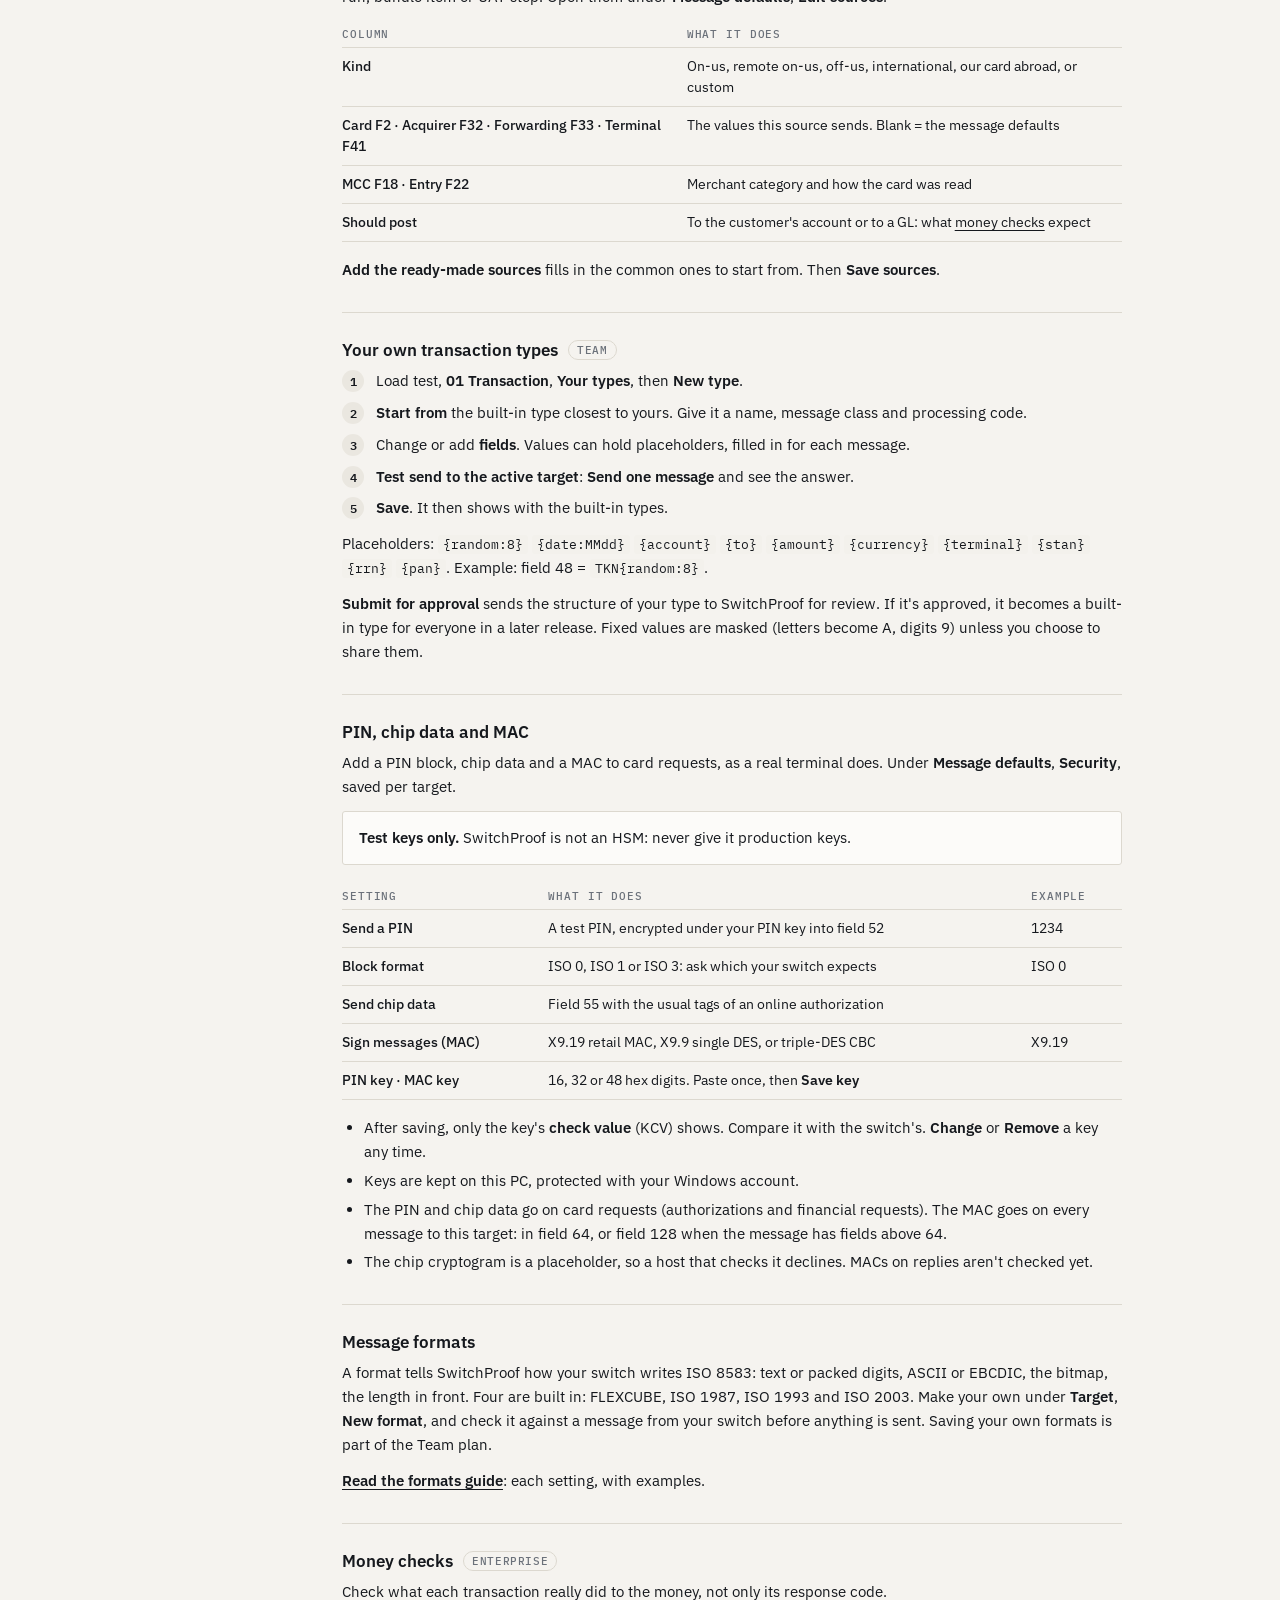
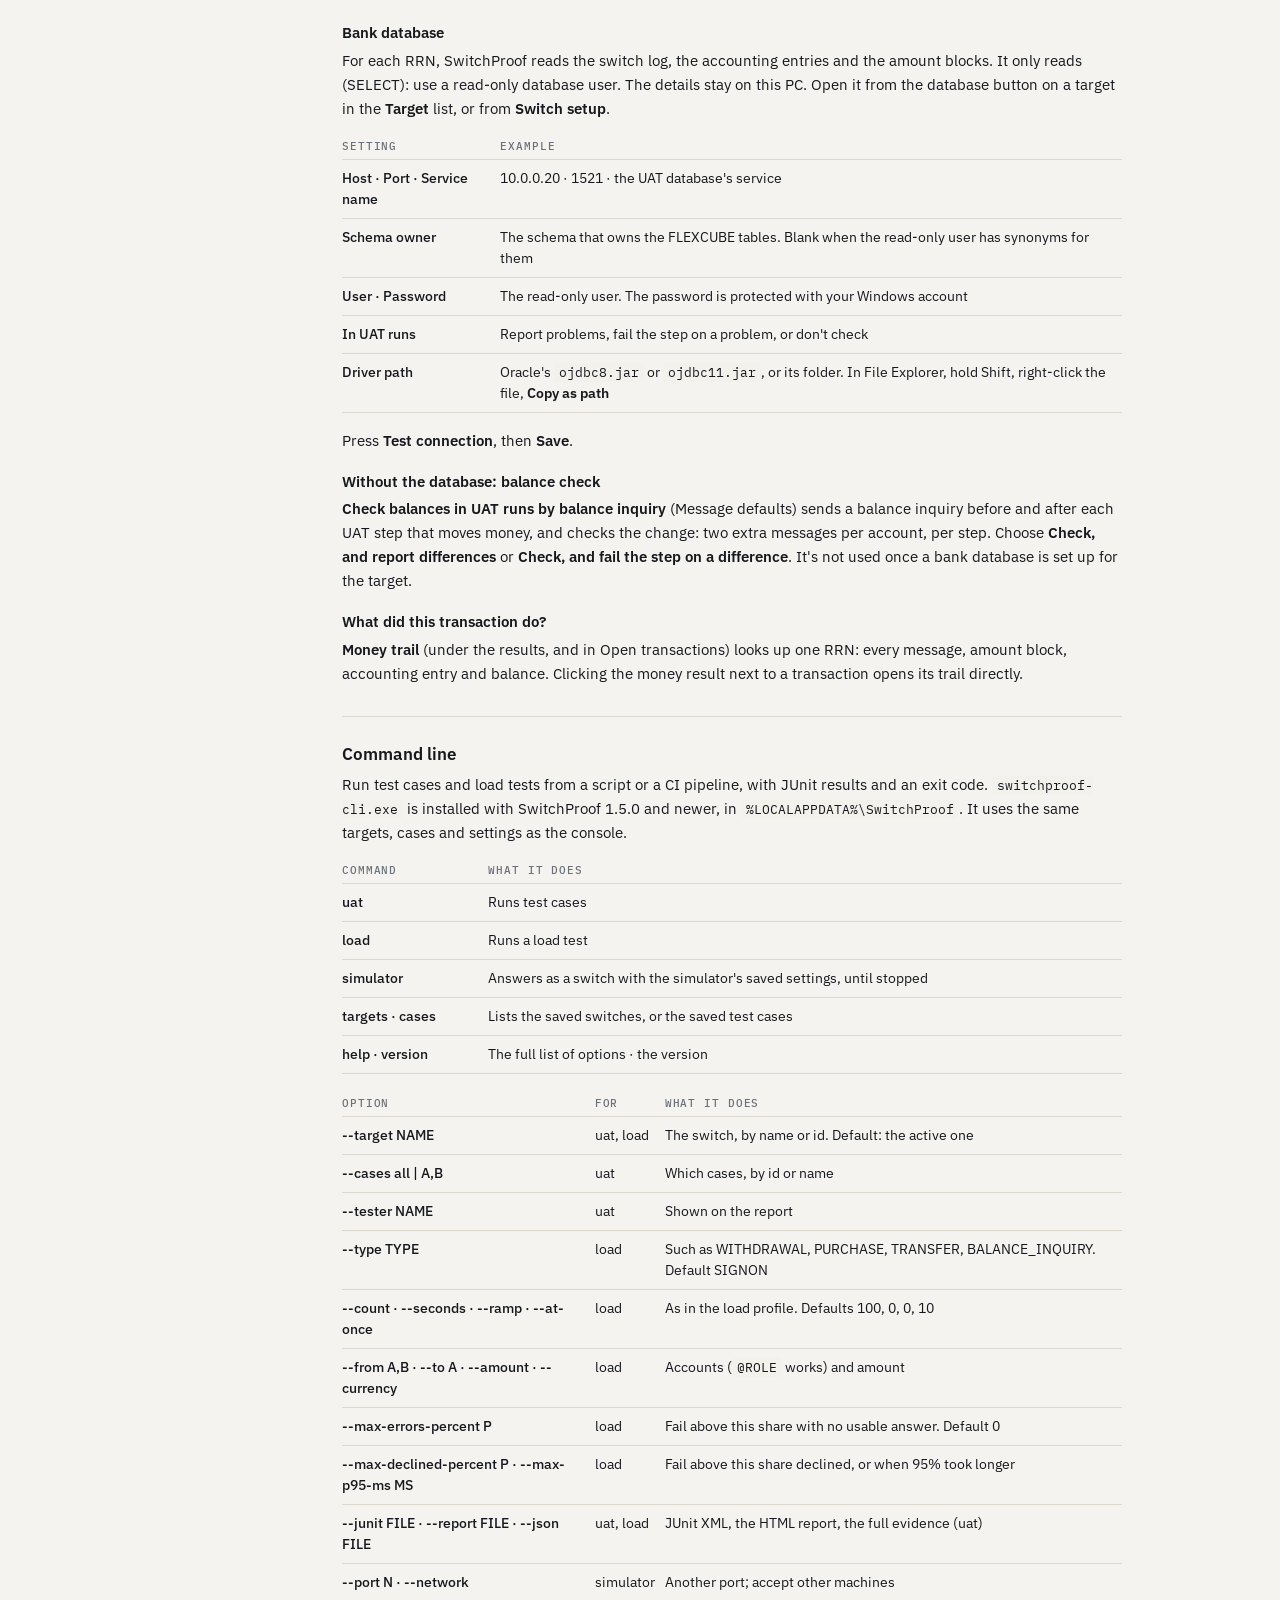
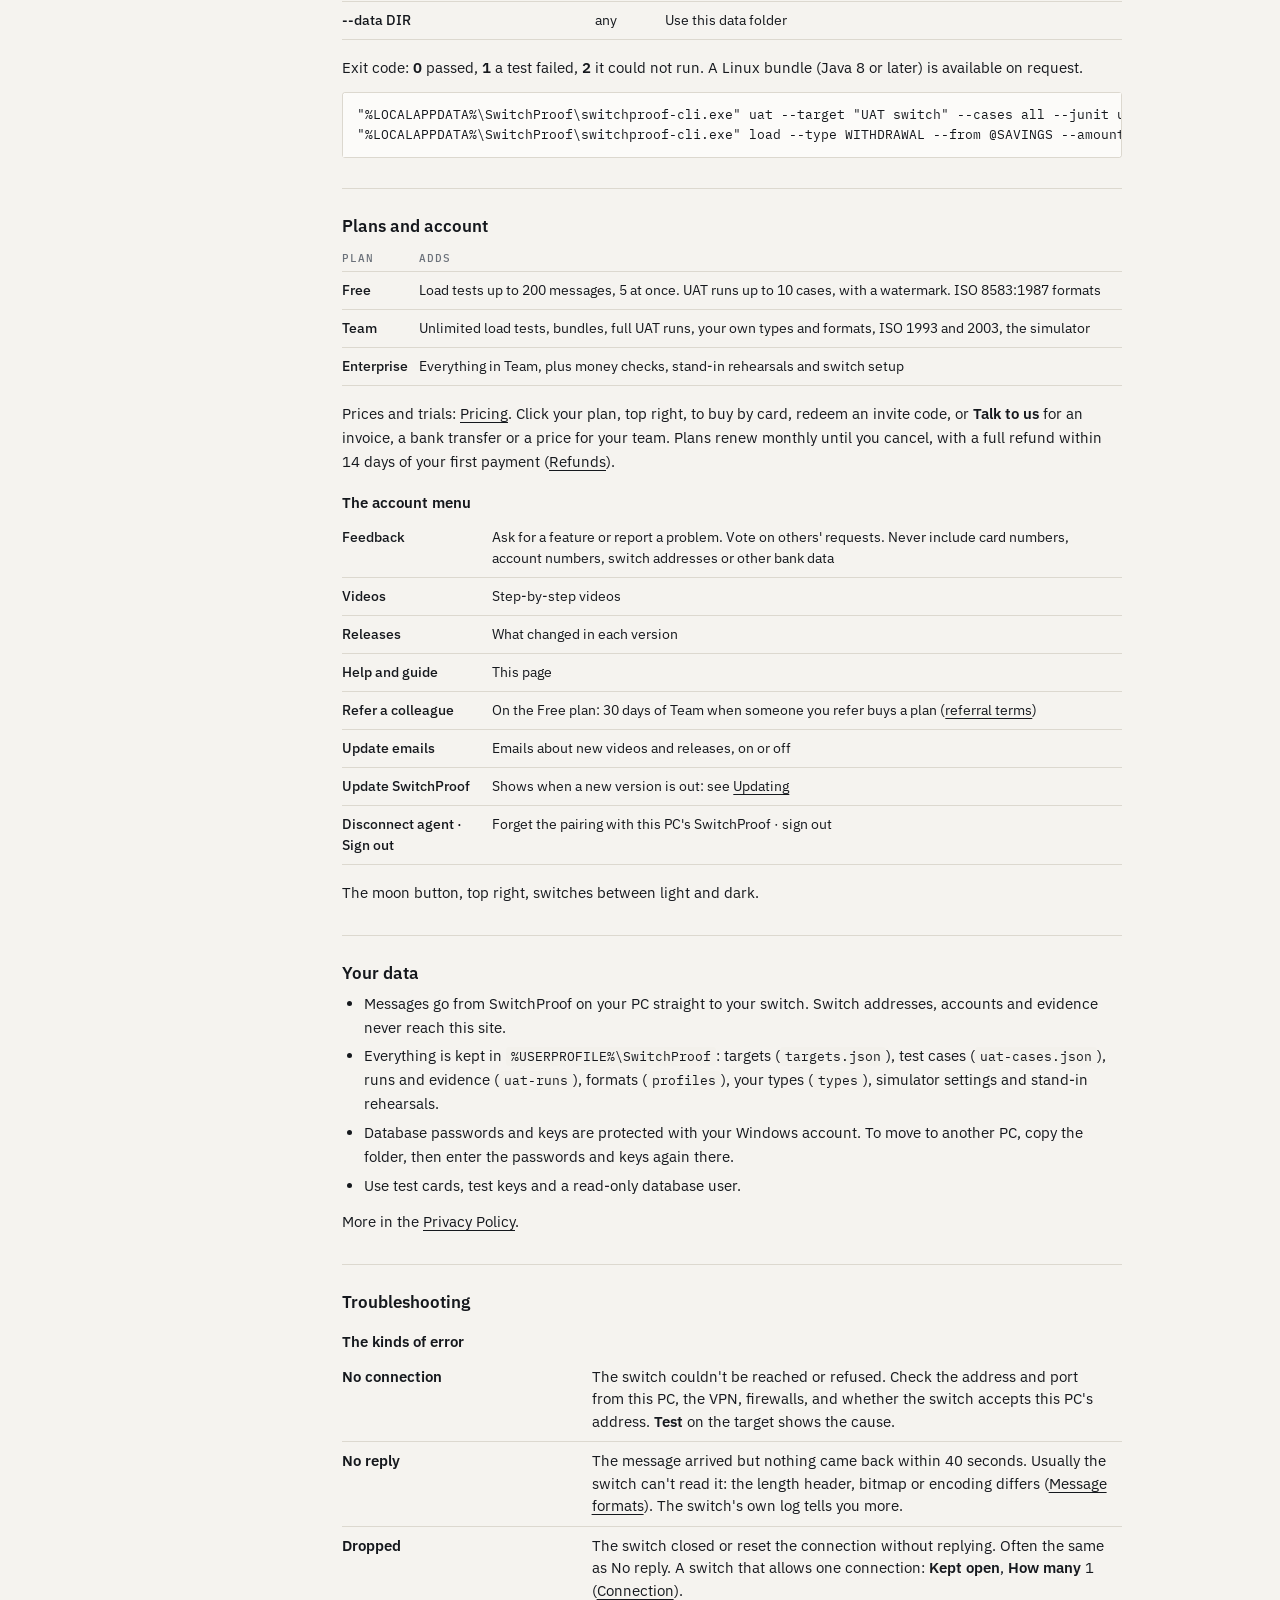
<file: help.html>
<!DOCTYPE html>
<html lang="en">
<head>
<meta charset="UTF-8">
<meta name="viewport" content="width=device-width, initial-scale=1">
<title>Help and guide: ISO 8583 testing with SwitchProof</title>
<link rel="icon" href="favicon.ico" sizes="32x32">
<link rel="icon" href="favicon.svg" type="image/svg+xml">
<link rel="apple-touch-icon" href="apple-touch-icon.png">
<meta name="description" content="How to use SwitchProof: install and connect, load tests, UAT cases and evidence, the simulator, stand-in, switch setup, PIN and MAC, troubleshooting and codes.">
<link rel="canonical" href="https://switchproof.online/help.html">
<meta property="og:type" content="article">
<meta property="og:site_name" content="SwitchProof">
<meta property="og:title" content="Help and guide: ISO 8583 testing with SwitchProof">
<meta property="og:description" content="How to use SwitchProof: install and connect, load tests, UAT cases and evidence, the simulator, stand-in, switch setup, PIN and MAC, troubleshooting and codes.">
<meta property="og:url" content="https://switchproof.online/help.html">
<meta property="og:image" content="https://switchproof.online/social-card.png">
<meta property="og:image:width" content="1200">
<meta property="og:image:height" content="630">
<meta property="og:image:alt" content="SwitchProof: ISO 8583 testing for card switches">
<meta name="twitter:card" content="summary_large_image">
<script type="application/ld+json">
{
 "@context": "https://schema.org",
 "@type": "BreadcrumbList",
 "itemListElement": [
  {
   "@type": "ListItem",
   "position": 1,
   "name": "SwitchProof",
   "item": "https://switchproof.online/"
  },
  {
   "@type": "ListItem",
   "position": 2,
   "name": "Help and guide",
   "item": "https://switchproof.online/help.html"
  }
 ]
}
</script>
<link rel="preconnect" href="https://fonts.googleapis.com">
<link rel="preconnect" href="https://fonts.gstatic.com" crossorigin>
<link href="https://fonts.googleapis.com/css2?family=Newsreader:opsz,wght@6..72,400;6..72,500&family=IBM+Plex+Sans:wght@400;500;600&family=IBM+Plex+Mono:wght@400;500;600&display=swap" rel="stylesheet">
<link rel="stylesheet" href="style.css?v=20261112230012">
<script>try { var t = JSON.parse(localStorage.getItem('ss.theme')); if (t) document.documentElement.setAttribute('data-theme', t); } catch (e) {}</script>
</head>
<body class="doc-page">

<header class="doc-top"><div class="doc-top-in">
  <a class="doc-brand" href="./"><svg viewBox="0 0 24 24" aria-hidden="true"><rect x="1.5" y="1.5" width="21" height="21" rx="2"/><path d="M6 15.5l3.5-6 3 4.5 2.2-3.2L18 15.5"/></svg>SwitchProof</a>
  <nav class="doc-nav" aria-label="SwitchProof">
    <a href="features.html">Features</a><a href="help.html" aria-current="page">Help</a><a href="formats.html">Formats</a><a href="pricing.html">Pricing</a><a href="terms.html">Terms</a><a href="privacy.html">Privacy</a><a href="refunds.html">Refunds</a><a href="./">Sign in</a>
  </nav>
</div></header>

<div class="hp">
<details class="hp-toc" open>
  <summary>Topics</summary>
  <nav aria-label="Help topics">
    <div class="hp-grp"><p>Start</p>
      <a href="#start">Start here</a><a href="#install">Install</a><a href="#connect">Sign in and connect</a><a href="#target">Add your switch</a><a href="#first-test">First test</a>
    </div>
    <div class="hp-grp"><p>Screens</p>
      <a href="#load">Load test</a><a href="#results">Load test results</a><a href="#open">Open transactions</a><a href="#uat">UAT test cases</a><a href="#uat-run">Running UAT</a><a href="#sim">Simulator</a><a href="#standin">Stand-in</a><a href="#setup">Switch setup</a>
    </div>
    <div class="hp-grp"><p>Settings</p>
      <a href="#settings">Target settings</a><a href="#sources">Sources</a><a href="#types">Your own types</a><a href="#security">PIN, chip data, MAC</a><a href="#formats">Message formats</a><a href="#money">Money checks</a>
    </div>
    <div class="hp-grp"><p>More</p>
      <a href="#cli">Command line</a><a href="#account">Plans and account</a><a href="#data">Your data</a><a href="#trouble">Troubleshooting</a><a href="#codes">Response codes</a><a href="#glossary">Glossary</a>
    </div>
  </nav>
</details>

<main class="doc hp-main">
  <h1>Help and guide</h1>
  <p class="doc-meta">Every screen and setting in SwitchProof, with examples</p>
  <div class="hp-search">
    <input type="search" id="hpQ" placeholder="Search help: timeout, PIN, 96, ramp-up" aria-label="Search help" autocomplete="off">
  </div>
  <p class="hp-none" id="hpNone" hidden>No topic matches. Try another word, or write to <a href="mailto:support@switchproof.online">support@switchproof.online</a>.</p>

  <!-- ================= Start ================= -->
  <section class="hp-sec" id="start" data-k="overview introduction what is getting started begin">
    <h2>Start here</h2>
    <p>SwitchProof tests your card switch with real ISO 8583 messages. The console runs in this browser. <b>SwitchProof for Windows</b>, on a PC inside your network, sends the messages and keeps your data.</p>
    <ol class="hp-start">
      <li><a href="#install"><span class="hp-n">1</span><b>Install</b><span>SwitchProof for Windows</span></a></li>
      <li><a href="#connect"><span class="hp-n">2</span><b>Connect</b><span>Pair it with this site</span></a></li>
      <li><a href="#target"><span class="hp-n">3</span><b>Add your switch</b><span>Host, port, format</span></a></li>
      <li><a href="#first-test"><span class="hp-n">4</span><b>First test</b><span>A sign-on, then a balance</span></a></li>
    </ol>
  </section>

  <section class="hp-sec" id="install" data-k="download installer setup exe windows smartscreen protected update upgrade version">
    <h2>Install SwitchProof</h2>
    <ol class="hp-steps">
      <li>Sign in at switchproof.online on a PC that can reach your switch (bank network or VPN).</li>
      <li>Download <b>SwitchProof-Setup.exe</b>: about 35 MB, Java included, no admin rights needed.</li>
      <li>Run it. If Windows shows <i>Windows protected your PC</i>, choose <b>More info</b>, then <b>Run anyway</b>.</li>
      <li>SwitchProof starts by itself and opens this site. Keep its window open while you test.</li>
    </ol>
    <table class="doc-tbl">
      <tbody>
        <tr><td>Start it again</td><td>From the Start menu or the desktop</td></tr>
        <tr><td>The program</td><td><code>%LOCALAPPDATA%\SwitchProof</code></td></tr>
        <tr><td>Your data</td><td><code>%USERPROFILE%\SwitchProof</code>: see <a href="#data">Your data</a></td></tr>
      </tbody>
    </table>
    <h3 id="update">Updating</h3>
    <p>When a new version is out, <b>Update SwitchProof</b> appears in the account menu. Run the installer it downloads: it closes SwitchProof, updates it and starts it again. Your targets, test cases and evidence are kept. If this site needs a newer version than yours, it shows <b>Update SwitchProof</b> before anything else and carries on by itself once the new one is running.</p>
  </section>

  <section class="hp-sec" id="connect" data-k="sign in login password pair pairing code allow local network loopback blocked agent not answering disconnect">
    <h2>Sign in and connect</h2>
    <ol class="hp-steps">
      <li>Sign in with your email, or <b>Create an account</b>.</li>
      <li>On <b>Connect your agent</b>, press <b>Connect</b>. If the browser asks whether this site can reach apps on this device, choose <b>Allow</b>.</li>
      <li>The console opens. Your switch shows top right, under <b>Target</b>.</li>
    </ol>
    <h3>If something goes wrong</h3>
    <dl class="hp-fix">
      <dt>Your browser is blocking this page</dt><dd>Click the icon left of the address, then <b>Site settings</b>. Set <b>Loopback network</b> to <b>Allow</b>, come back and press <b>Check again</b>. If your organisation manages the browser, ask IT to allow switchproof.online for local network access (Chrome and Edge policy <code>LocalNetworkAccessAllowedForUrls</code>).</dd>
      <dt>SwitchProof isn't answering</dt><dd>Open SwitchProof from the Start menu, then try again.</dd>
      <dt>Connect doesn't find it</dt><dd>Open <b>Pair manually</b>: the agent address (<code>http://127.0.0.1:8787</code> on the same PC) and the pairing code shown in the SwitchProof window.</dd>
      <dt>Forgot your password</dt><dd><b>Forgot password?</b> on the sign-in page emails a link. A link works once and expires: ask for a new one if it says so.</dd>
      <dt>Pair with another PC</dt><dd>Account menu, <b>Disconnect agent</b>, then connect again.</dd>
    </dl>
  </section>

  <section class="hp-sec" id="target" data-k="target switch host ip port add edit remove test reachable targets.json environment uat production">
    <h2>Add your switch</h2>
    <p>A <b>target</b> is one switch: its address, port and message format. Keep one per environment, such as UAT and production.</p>
    <ol class="hp-steps">
      <li>Click <b>Target</b>, top right.</li>
      <li>Fill in <b>Name</b>, <b>IP / host</b> and <b>Port</b>.</li>
      <li>Pick the <b>Message format</b> your switch speaks: see <a href="#formats">Message formats</a>.</li>
      <li>Press <b>Test</b>. It shows <i>reachable</i> and how long the connection took, or why it failed.</li>
      <li>Press <b>Add target</b>, then click it in the list to use it.</li>
    </ol>
    <table class="doc-tbl">
      <thead><tr><th>Setting</th><th>What it is</th><th>Example</th></tr></thead>
      <tbody>
        <tr><td>Name</td><td>What you call this switch</td><td>UAT switch</td></tr>
        <tr><td>IP / host</td><td>The switch's address, as this PC reaches it</td><td>10.20.30.40</td></tr>
        <tr><td>Port</td><td>The port the switch listens on for acquirer traffic</td><td>2100</td></tr>
        <tr><td>Message format</td><td>How the switch writes ISO 8583</td><td>FLEXCUBE (ISO 8583:1987)</td></tr>
      </tbody>
    </table>
    <figure class="hp-fig"><img src="help-target.webp" width="520" height="381" loading="lazy" alt="The Switch targets list with one target, UAT switch at 127.0.0.1 port 8592, and the form to add a target: name, IP or host, port and message format."><figcaption>The target list, top right. Test data throughout this guide.</figcaption></figure>
    <p>Each target in the list has buttons to <b>test</b> its connection, set up its <b>bank database</b> (<a href="#money">Money checks</a>), <b>edit</b> it or <b>remove</b> it. Each target also keeps its own <a href="#settings">settings</a>, <a href="#sources">sources</a>, <a href="#security">keys</a> and <a href="#roles">account roles</a>: switching target switches all of them.</p>
  </section>

  <section class="hp-sec" id="first-test" data-k="first test sign on signon 0800 0810 echo balance inquiry try">
    <h2>Send a first test</h2>
    <ol class="hp-steps">
      <li><b>Load test</b>, step 01: pick <b>Sign On</b>. It needs no account.</li>
      <li>Step 03: set <b>Executions</b> to 1.</li>
      <li>Press <b>Run test</b>. A working switch answers with a network response (0810): <i>Approved 1</i>.</li>
      <li>Now pick <b>Balance Inquiry</b>, paste one test account under step 02, and run again.</li>
    </ol>
    <p>No answer? See <a href="#trouble">Troubleshooting</a>.</p>
  </section>

  <!-- ================= Screens ================= -->
  <section class="hp-sec" id="load" data-k="load test performance stress tps throughput bundle preset balance-neutral atm day pos day data set csv rows executions over seconds ramp-up at once concurrency burst run abort">
    <h2>Load test</h2>
    <p>Send many messages at a set pace and see how your switch copes.</p>
    <ol class="hp-steps">
      <li><b>01 Transaction</b>: one type, or a <b>Bundle</b> that mixes several types in the shares you set. <b>Your types</b> adds your own (<a href="#types">Your own types</a>).</li>
      <li><b>02 Data set</b>: the accounts to use, one row per message. Drop a CSV or paste rows. <b>Template</b> gives the columns for the type.</li>
      <li><b>03 Load profile</b>: how many, and how fast.</li>
      <li><b>04 Message defaults</b>: the amount, currency, terminal, institutions and card used when a row leaves them blank (<a href="#settings">Target settings</a>).</li>
      <li>Press <b>Run test</b>. <b>Abort</b> stops it. Then read the <a href="#results">results</a>.</li>
    </ol>
    <h3 id="bundle">Bundles and presets <span class="hp-plan">Team</span></h3>
    <p>Click types to add them to the bundle, set each one's share, and choose what follows an approval: <b>No follow-up</b>, <b>Reverse after approval</b> or <b>Settle after approval</b>. The presets fill a bundle for you:</p>
    <table class="doc-tbl">
      <tbody>
        <tr><td>Balance-neutral</td><td>Every money-moving message is reversed straight after approval, so accounts end where they started</td></tr>
        <tr><td>ATM day</td><td>Withdrawals, balance inquiries, mini statements and a few transfers</td></tr>
        <tr><td>POS day</td><td>Purchases (settled), cash advances, offline purchases and refunds</td></tr>
      </tbody>
    </table>
    <h3 id="data-set">Data set</h3>
    <table class="doc-tbl">
      <thead><tr><th>Type</th><th>Columns</th></tr></thead>
      <tbody>
        <tr><td>Withdrawal, purchase, refund, deposit, cash advance, offline purchase</td><td><code>from_account,amount,currency</code></td></tr>
        <tr><td>Transfer, bill payment</td><td><code>from_account,to_account,amount,currency</code></td></tr>
        <tr><td>Balance inquiry, mini statement</td><td><code>from_account</code></td></tr>
        <tr><td>Sign on</td><td>None</td></tr>
      </tbody>
    </table>
    <p>The header row is optional. Comma, semicolon or tab. Currency as <code>840</code> or <code>USD</code>. Example row: <code>000123456001,20.00,USD</code>.</p>
    <h3 id="load-profile">Load profile</h3>
    <table class="doc-tbl">
      <thead><tr><th>Setting</th><th>What it does</th><th>Example</th></tr></thead>
      <tbody>
        <tr><td>Executions</td><td>Messages in total</td><td>600</td></tr>
        <tr><td>Over (seconds)</td><td>Spread them over this long. 0 = a burst, as fast as possible</td><td>60 = 10 a second</td></tr>
        <tr><td>Ramp-up (seconds)</td><td>The rate climbs from zero to full over this long, then holds</td><td>10</td></tr>
        <tr><td>At once</td><td>Messages waiting for their reply at the same moment. Each one is a connection to the switch</td><td>20</td></tr>
        <tr><td>Match executions to uploaded rows</td><td>One message per row of the data set</td><td>On</td></tr>
      </tbody>
    </table>
    <p>The rate you'll get shows next to the heading, such as <i>≈ 10 tx/s</i>. The Free plan runs up to 200 messages, 5 at once.</p>
  </section>

  <section class="hp-sec" id="results" data-k="results latency percentile p95 p99 median half slowest per second chart response codes errors recent transactions switch report pace not sent at the pace asked csv">
    <h2>Load test results</h2>
    <figure class="hp-fig"><img src="help-results.webp" width="740" height="705" loading="lazy" alt="Results of 300 withdrawals over 30 seconds: 270 approved, 30 declined, no errors, 10 a second, half within 38 ms, 95% within 47 ms, 99% within 53 ms, slowest 59 ms; the throughput chart; response codes 00 and 61."><figcaption>300 withdrawals against the simulator: 30 declined by one of its rules (61).</figcaption></figure>
    <table class="doc-tbl">
      <thead><tr><th>Tile</th><th>Means</th></tr></thead>
      <tbody>
        <tr><td>Sent · Completed</td><td>Messages sent, and those finished (answered or failed)</td></tr>
        <tr><td>Approved · Declined</td><td>By the response code: see <a href="#codes">Response codes</a></td></tr>
        <tr><td>Errors</td><td>No usable answer: see <a href="#errors">the kinds of error</a></td></tr>
        <tr><td>Per second</td><td>Messages sent per second</td></tr>
        <tr><td>Half within · 95% within · 99% within</td><td>Half, 95 and 99 of every 100 answers came within this time, from request to reply</td></tr>
        <tr><td>Slowest</td><td>The slowest answer of the run</td></tr>
      </tbody>
    </table>
    <p><b>Not sent at the pace asked</b> means SwitchProof itself ran short of free connections, so the switch isn't to blame for the slow pace. Press <b>Use N at once</b> (or raise <b>At once</b>) and run again.</p>
    <table class="doc-tbl">
      <tbody>
        <tr><td>By transaction type</td><td>For a bundle: each type and its follow-ups, with their own counts and times</td></tr>
        <tr><td>Throughput &amp; latency</td><td>Sent per second and answer time, second by second, for the whole run</td></tr>
        <tr><td>Response codes</td><td>How many answers carried each code</td></tr>
        <tr><td>Errors</td><td>Messages with no usable answer, by kind</td></tr>
        <tr><td>Recent transactions</td><td>The newest 200, with type, RRN, accounts, amount, result and time</td></tr>
        <tr><td>Switch report</td><td>Every request and response of the run, field by field</td></tr>
        <tr><td>Money trail · Check money side</td><td>What each transaction did to the money: see <a href="#money">Money checks</a></td></tr>
      </tbody>
    </table>
  </section>

  <section class="hp-sec" id="open" data-k="open transactions settle completion 0220 reverse reversal 0400 authorization pending export csv remove">
    <h2>Open transactions</h2>
    <p>Approved financial transactions land here, below the results, so you can finish them.</p>
    <ul>
      <li><b>Settle</b> sends a completion (0220) for an authorization. The settle amount can differ from the authorized one.</li>
      <li><b>Reverse</b> sends a reversal (0400) with the original RRN.</li>
      <li><b>Select…</b> picks rows: all shown, authorizations, or those older than 15 minutes. Then <b>Settle selected</b> or <b>Reverse selected</b>.</li>
      <li><b>Remove from list</b> drops rows without sending anything. <b>Export CSV</b> downloads the rows shown, or the selection.</li>
      <li>Filter by type, RRN, account or approval code.</li>
    </ul>
  </section>

  <section class="hp-sec" id="uat" data-k="uat test case cases new case import export template csv steps expect expected code roles @role account roles negative">
    <h2>UAT test cases</h2>
    <p>A test case is a short chain of steps, each with the answer you expect. Run cases against any target and keep the evidence.</p>
    <ol class="hp-steps">
      <li><b>UAT</b> tab, <b>+ New case</b>. Or <b>Import</b> a CSV: <b>Template</b> downloads the layout.</li>
      <li>Give it a name and a scenario. A pre-condition and expected result are optional and appear on the report.</li>
      <li>Add steps: <b>POS purchase</b>, <b>Withdrawal</b>, <b>Transfer</b>, <b>Balance</b>, <b>+ Settle</b>, <b>+ Reverse</b>.</li>
      <li>For each step: the accounts, amount, currency and what to <b>Expect</b>.</li>
      <li><b>Save case</b>.</li>
    </ol>
    <table class="doc-tbl">
      <thead><tr><th>Expect</th><th>Passes when the answer is</th></tr></thead>
      <tbody>
        <tr><td><code>00</code></td><td>Approved</td></tr>
        <tr><td><code>05,51</code></td><td>Any code in the list</td></tr>
        <tr><td><code>!00</code></td><td>Any decline</td></tr>
      </tbody>
    </table>
    <table class="doc-tbl">
      <thead><tr><th>Step column</th><th>What it does</th></tr></thead>
      <tbody>
        <tr><td>Settle amt · Of RRN</td><td>Settle and Reverse act on the latest approved step above them, or on the RRN you enter</td></tr>
        <tr><td>Source</td><td>Whose card, which acquirer: see <a href="#sources">Sources</a></td></tr>
        <tr><td>Card</td><td>A card number for this step only</td></tr>
        <tr><td>Proc</td><td>A processing code for this step only</td></tr>
        <tr><td>Remote</td><td>Sent with the target's remote acquirer (remote on-us)</td></tr>
      </tbody>
    </table>
    <h3 id="roles">Account roles</h3>
    <p>Write <code>@ROLE</code> instead of an account number, such as <code>@SAVINGS</code>. Each target maps a role to its own account (<b>Execute</b>, <b>Account roles for this target</b>), so the same cases run on UAT and production. Negative cases need an account prepared for them, such as one with a debit freeze.</p>
    <h3 id="uat-csv">CSV layout</h3>
    <p>One row per step; the case's own columns only on its first row. Importing a <code>case_id</code> that exists replaces that case.</p>
    <pre class="doc-code">case_id,case_name,category,description,precondition,expected_result,step,action,from_account,to_account,amount,currency,settle_amount,of_rrn,card,remote,processing_code,expected_code,note
TC-102,Transfer then reverse,,,,,1,TRANSFER,000123456001,000123456002,9.00,840,,,,,,00,
TC-102,Transfer then reverse,,,,,2,REVERSAL,,,,,,,,,,00,</pre>
  </section>

  <section class="hp-sec" id="uat-run" data-k="run uat execute tester report pdf evidence csv bank sheet run history uat-runs pass fail check money again watermark">
    <h2>Running UAT</h2>
    <ol class="hp-steps">
      <li>Tick cases on the left, or <b>All</b>. Filter by id, name or action.</li>
      <li><b>Tester</b>: the name on the report.</li>
      <li>Press <b>Run selected</b>. Each step shows the answer against what you expected: pass or fail.</li>
    </ol>
    <figure class="hp-fig"><img src="help-uat.webp" width="1280" height="900" loading="lazy" alt="The UAT screen: test cases on the left; on the right, a finished run with all 11 cases passed and one case opened to show each step's RRN, accounts, amount, expected code and actual code."><figcaption>Cases on the left; a finished run on the right, with one case opened to its steps.</figcaption></figure>
    <table class="doc-tbl">
      <tbody>
        <tr><td>Open report</td><td>The printable report: print it to PDF for sign-off</td></tr>
        <tr><td>Evidence CSV</td><td>Every step: message type, RRN, the code expected and the code received, time taken, and the money check</td></tr>
        <tr><td>Bank sheet CSV</td><td>One row per case, in the bank's test-sheet columns</td></tr>
        <tr><td>Check money again</td><td>FLEXCUBE can post minutes after the switch approves: look again now (<a href="#money">Money checks</a>)</td></tr>
        <tr><td>Run history</td><td>Every run, saved in <code>uat-runs</code> in your data folder. Click one to open it</td></tr>
      </tbody>
    </table>
    <p>The Free plan runs up to 10 cases at a time, and its reports carry a <i>Free</i> watermark.</p>
  </section>

  <section class="hp-sec" id="sim" data-k="simulator emulator pretend switch issuer host listen port rules answers decline delay timeout no reply balances atm pos test without host">
    <h2>Simulator <span class="hp-plan">Team</span></h2>
    <p>SwitchProof answers as the switch or the issuer, to test an ATM, a POS or a switch's own link without the real host.</p>
    <ol class="hp-steps">
      <li><b>Listen</b>: the port, and who may connect: <b>This PC</b> only, or <b>The network</b>. Pick the message format.</li>
      <li><b>Answers</b>: add rules. The first rule that matches wins; anything else is approved.</li>
      <li><b>Balances</b>: tick <b>Keep balances</b> to give every account an opening balance that moves with what is approved.</li>
      <li>Press <b>Start simulator</b>, then point your ATM, POS or switch at this PC's address and the port.</li>
    </ol>
    <figure class="hp-fig"><img src="help-sim.webp" width="1280" height="829" loading="lazy" alt="The simulator running on port 8592 with one rule, Over the limit, answering 61; its log of withdrawals with their answers, and the balances it keeps for each account."><figcaption>The simulator answering a load test: one rule, and balances kept.</figcaption></figure>
    <table class="doc-tbl">
      <thead><tr><th>Rule setting</th><th>Example</th></tr></thead>
      <tbody>
        <tr><td>Answer code</td><td><code>05</code></td></tr>
        <tr><td>Message (100, 200 …)</td><td><code>200</code> = financial requests only</td></tr>
        <tr><td>Processing code starts · Card starts</td><td><code>01</code> = withdrawals · <code>400000</code> = cards of that BIN</td></tr>
        <tr><td>Account · Amount from / to</td><td>Only this account, or only amounts in this range</td></tr>
        <tr><td>Delay ms</td><td><code>3000</code> = answer after 3 seconds</td></tr>
        <tr><td>Don't reply at all</td><td>To test what your side does on a timeout</td></tr>
      </tbody>
    </table>
    <p>Network messages (0800) are always approved. Advices and reversals are acknowledged unless a rule says otherwise. With balances kept, a debit beyond the available balance is declined (51), and each reply carries the balances in field 54. The log shows every message and its answer.</p>
    <p>From a script: <code>switchproof-cli simulator</code> runs it with the same settings until stopped (<a href="#cli">Command line</a>).</p>
  </section>

  <section class="hp-sec" id="standin" data-k="stand-in standin cutover rehearsal migration queue release reconcile positive balance file pbf clearing go live legacy core new flexcube core">
    <h2>Stand-in rehearsal <span class="hp-plan">Enterprise</span></h2>
    <p>Rehearse a core banking cutover. The card switch runs in stand-in while no core is connected, then its queue goes to the New Flexcube Core. SwitchProof plays the switch through each step and reconciles every transaction, account and GL. Each step waits for you, as it would on the night.</p>
    <ol class="hp-steps">
      <li><b>Switch to stand-in</b>: days in stand-in, the stand-in limits, and whether accounts without a balance record are declined (91) or approved within the limits.</li>
      <li><b>Positive balance file</b>: the Legacy Core's balances at the cut-off, as a CSV of <code>account,available_balance[,currency]</code>. Or take the New Flexcube Core's balances for the accounts you list, or skip.</li>
      <li><b>Transactions at the switch</b>: how many withdrawals, purchases, pre-authorizations and transfers; how many are completed, reversed or sent twice; amounts; authorizations from before the cut-off; then <b>Post to the switch</b>.</li>
      <li><b>Connect the New Flexcube Core</b>: a sign-on (0800) only.</li>
      <li><b>Samples</b>: balance inquiries show whether the migrated balances match the file; the first advices show the queue posts.</li>
      <li><b>Release the queue</b>: at most so many a second, how many in flight, and the time it must finish in.</li>
      <li><b>Reconcile</b> runs by itself: every RRN, each account (before plus approved in stand-in equals after) and the switch's totals against the GLs.</li>
      <li><b>Fully online</b>: the switch leaves stand-in. Balance inquiries check what customers now see.</li>
      <li><b>Clearing</b>: the authorizations still open are cleared, by 0220 advices or a clearing file the bank loads. Or <b>Finish without clearing</b>.</li>
    </ol>
    <p>Reconciling reads the bank database, so set it up for the target first (<a href="#money">Money checks</a>). <b>Report</b> and <b>CSV</b> keep the evidence, <b>Problems only</b> filters the list, and <b>Rehearsals</b> lists earlier ones.</p>
  </section>

  <section class="hp-sec" id="setup" data-k="switch setup customize customization processing code literal product life cycle stages rules hooks charges pack change pack deploy sql backup commit review upload setup read setup">
    <h2>Switch setup <span class="hp-plan">Enterprise</span></h2>
    <p>See how the FLEXCUBE switch interface is set up for each processing code, and change it with a pack of scripts you review and run yourself. SwitchProof only reads the bank database; it never changes it.</p>
    <ol class="hp-steps">
      <li><b>Read setup</b>: SwitchProof reads this switch's setup from the bank database. Without a database connection, <b>Upload the setup</b>: run each SELECT shown in your SQL tool, save the result as CSV with headers, and upload it with the package files. The files stay on this PC.</li>
      <li><b>Transaction</b>: pick a processing code from the list, or enter a new code and name.</li>
      <li><b>Life cycle</b>: the product, which cards it applies to (on-us, remote on-us, off-us), the other side of the entry, and what you want at each stage (authorization, advice, completion, reversal, repeats). Add charges and your own <b>Rules</b>: <i>When</i> a hook runs, <i>If</i> conditions hold, <i>Then</i> an action.</li>
      <li><b>Review</b>: before and after, and anything blocking.</li>
      <li><b>Deploy</b>: <b>Build the pack</b> and download it (.zip). Tick off the checklist as you go: back up, compile and check VALID, change, check then COMMIT, test on UAT, <b>Re-check setup</b>.</li>
    </ol>
    <p><b>Sources</b> shows where the setup was read from: the packages, the tables, and traffic from the last 1, 7 or 30 days. Screen steps are listed for anyone who would rather make the change in the screens than run the change script.</p>
  </section>

  <!-- ================= Settings ================= -->
  <section class="hp-sec" id="settings" data-k="target settings message defaults amount currency terminal acquiring institution forwarding f32 f33 f41 pan card remote acquirer rotate pans connection kept open echo tls certificate fingerprint pin timeout">
    <h2>Target settings</h2>
    <p>Under <b>04 Message defaults</b> on the Load test screen. They're saved per target, and UAT runs use them too.</p>
    <table class="doc-tbl">
      <thead><tr><th>Setting</th><th>What it does</th><th>Example</th></tr></thead>
      <tbody>
        <tr><td>Default amount · currency</td><td>Used when a row leaves them blank</td><td>10.00 · 840</td></tr>
        <tr><td>Terminal ID</td><td>Field 41</td><td>ATM1</td></tr>
        <tr><td>Acquiring inst.</td><td>Field 32</td><td>100001</td></tr>
        <tr><td>Forwarding inst.</td><td>Field 33. Blank = not sent</td><td></td></tr>
        <tr><td>Card number (PAN)</td><td>Field 2: the test card</td><td>4000000000000002</td></tr>
        <tr><td>Remote acquirer</td><td>Sent on UAT steps marked Remote (remote on-us)</td><td></td></tr>
        <tr><td>Check balances in UAT runs</td><td>See <a href="#money">Money checks</a></td><td>Don't check</td></tr>
        <tr><td>Rotate PANs</td><td>Cards to take turns, one per line. Overrides the card above</td><td></td></tr>
        <tr><td>Sources</td><td>See <a href="#sources">Sources</a></td><td></td></tr>
      </tbody>
    </table>
    <h3 id="connection">Connection to the switch</h3>
    <table class="doc-tbl">
      <thead><tr><th>Setting</th><th>What it does</th></tr></thead>
      <tbody>
        <tr><td>Connections</td><td><b>One per message</b>: opened, used once, closed. <b>Kept open</b>: messages share connections that stay open, as an acquirer's link does; replies are matched by trace number</td></tr>
        <tr><td>How many when kept open</td><td>Connections to keep. 1 for a switch that allows only one</td></tr>
        <tr><td>Echo test seconds quiet</td><td>An echo test (0800) on a kept-open connection that has been quiet this long. No answer: the connection is opened again. Blank = no echo</td></tr>
        <tr><td>TLS</td><td>Off: plain TCP. On: encrypted</td></tr>
        <tr><td>Certificate fingerprint</td><td>For a switch with its own certificate: its SHA-256 fingerprint, which <b>Test</b> shows. Blank = the certificate must be trusted by this PC and name the switch's address</td></tr>
      </tbody>
    </table>
    <p>SwitchProof waits 10 seconds to connect and 40 seconds for a reply. To change the reply wait, set <code>responseTimeoutMs</code> in <code>agent.properties</code> in your data folder and restart SwitchProof.</p>
  </section>

  <section class="hp-sec" id="sources" data-k="sources source bin card acquirer on-us remote on-us off-us international abroad mcc entry mode should post gl">
    <h2>Sources</h2>
    <p>Where transactions come from: whose card (field 2, by its BIN) and who acquired it (field 32). Pick a source per run, bundle item or UAT step. Open them under <b>Message defaults</b>, <b>Edit sources</b>.</p>
    <table class="doc-tbl">
      <thead><tr><th>Column</th><th>What it does</th></tr></thead>
      <tbody>
        <tr><td>Kind</td><td>On-us, remote on-us, off-us, international, our card abroad, or custom</td></tr>
        <tr><td>Card F2 · Acquirer F32 · Forwarding F33 · Terminal F41</td><td>The values this source sends. Blank = the message defaults</td></tr>
        <tr><td>MCC F18 · Entry F22</td><td>Merchant category and how the card was read</td></tr>
        <tr><td>Should post</td><td>To the customer's account or to a GL: what <a href="#money">money checks</a> expect</td></tr>
      </tbody>
    </table>
    <p><b>Add the ready-made sources</b> fills in the common ones to start from. Then <b>Save sources</b>.</p>
  </section>

  <section class="hp-sec" id="types" data-k="your own transaction types custom type new type fields placeholders random date stan rrn test send submit for approval">
    <h2>Your own transaction types <span class="hp-plan">Team</span></h2>
    <ol class="hp-steps">
      <li>Load test, <b>01 Transaction</b>, <b>Your types</b>, then <b>New type</b>.</li>
      <li><b>Start from</b> the built-in type closest to yours. Give it a name, message class and processing code.</li>
      <li>Change or add <b>fields</b>. Values can hold placeholders, filled in for each message.</li>
      <li><b>Test send to the active target</b>: <b>Send one message</b> and see the answer.</li>
      <li><b>Save</b>. It then shows with the built-in types.</li>
    </ol>
    <p>Placeholders: <code>{random:8}</code> <code>{date:MMdd}</code> <code>{account}</code> <code>{to}</code> <code>{amount}</code> <code>{currency}</code> <code>{terminal}</code> <code>{stan}</code> <code>{rrn}</code> <code>{pan}</code>. Example: field 48 = <code>TKN{random:8}</code>.</p>
    <p><b>Submit for approval</b> sends the structure of your type to SwitchProof for review. If it's approved, it becomes a built-in type for everyone in a later release. Fixed values are masked (letters become A, digits 9) unless you choose to share them.</p>
  </section>

  <section class="hp-sec" id="security" data-k="pin pin block iso format 0 1 3 key kcv check value chip emv field 55 arqc cryptogram mac x9.19 x9.9 triple des cbc field 64 128 security hsm">
    <h2>PIN, chip data and MAC</h2>
    <p>Add a PIN block, chip data and a MAC to card requests, as a real terminal does. Under <b>Message defaults</b>, <b>Security</b>, saved per target.</p>
    <div class="doc-box"><p><b>Test keys only.</b> SwitchProof is not an HSM: never give it production keys.</p></div>
    <table class="doc-tbl">
      <thead><tr><th>Setting</th><th>What it does</th><th>Example</th></tr></thead>
      <tbody>
        <tr><td>Send a PIN</td><td>A test PIN, encrypted under your PIN key into field 52</td><td>1234</td></tr>
        <tr><td>Block format</td><td>ISO 0, ISO 1 or ISO 3: ask which your switch expects</td><td>ISO 0</td></tr>
        <tr><td>Send chip data</td><td>Field 55 with the usual tags of an online authorization</td><td></td></tr>
        <tr><td>Sign messages (MAC)</td><td>X9.19 retail MAC, X9.9 single DES, or triple-DES CBC</td><td>X9.19</td></tr>
        <tr><td>PIN key · MAC key</td><td>16, 32 or 48 hex digits. Paste once, then <b>Save key</b></td><td></td></tr>
      </tbody>
    </table>
    <ul>
      <li>After saving, only the key's <b>check value</b> (KCV) shows. Compare it with the switch's. <b>Change</b> or <b>Remove</b> a key any time.</li>
      <li>Keys are kept on this PC, protected with your Windows account.</li>
      <li>The PIN and chip data go on card requests (authorizations and financial requests). The MAC goes on every message to this target: in field 64, or field 128 when the message has fields above 64.</li>
      <li>The chip cryptogram is a placeholder, so a host that checks it declines. MACs on replies aren't checked yet.</li>
    </ul>
  </section>

  <section class="hp-sec" id="formats" data-k="message format formats iso 8583 1987 1993 2003 flexcube ebcdic ascii packed bcd bitmap length header profile">
    <h2>Message formats</h2>
    <p>A format tells SwitchProof how your switch writes ISO 8583: text or packed digits, ASCII or EBCDIC, the bitmap, the length in front. Four are built in: FLEXCUBE, ISO 1987, ISO 1993 and ISO 2003. Make your own under <b>Target</b>, <b>New format</b>, and check it against a message from your switch before anything is sent. Saving your own formats is part of the Team plan.</p>
    <p class="hp-more"><a href="formats.html">Read the formats guide</a>: each setting, with examples.</p>
  </section>

  <section class="hp-sec" id="money" data-k="money checks bank database oracle jdbc ojdbc driver read-only user schema synonyms service name balance check balance inquiry money trail rrn what did this transaction do accounting entries amount blocks">
    <h2>Money checks <span class="hp-plan">Enterprise</span></h2>
    <p>Check what each transaction really did to the money, not only its response code.</p>
    <h3 id="bank-db">Bank database</h3>
    <p>For each RRN, SwitchProof reads the switch log, the accounting entries and the amount blocks. It only reads (SELECT): use a read-only database user. The details stay on this PC. Open it from the database button on a target in the <b>Target</b> list, or from <b>Switch setup</b>.</p>
    <table class="doc-tbl">
      <thead><tr><th>Setting</th><th>Example</th></tr></thead>
      <tbody>
        <tr><td>Host · Port · Service name</td><td>10.0.0.20 · 1521 · the UAT database's service</td></tr>
        <tr><td>Schema owner</td><td>The schema that owns the FLEXCUBE tables. Blank when the read-only user has synonyms for them</td></tr>
        <tr><td>User · Password</td><td>The read-only user. The password is protected with your Windows account</td></tr>
        <tr><td>In UAT runs</td><td>Report problems, fail the step on a problem, or don't check</td></tr>
        <tr><td>Driver path</td><td>Oracle's <code>ojdbc8.jar</code> or <code>ojdbc11.jar</code>, or its folder. In File Explorer, hold Shift, right-click the file, <b>Copy as path</b></td></tr>
      </tbody>
    </table>
    <p>Press <b>Test connection</b>, then <b>Save</b>.</p>
    <h3 id="balance-check">Without the database: balance check</h3>
    <p><b>Check balances in UAT runs by balance inquiry</b> (Message defaults) sends a balance inquiry before and after each UAT step that moves money, and checks the change: two extra messages per account, per step. Choose <b>Check, and report differences</b> or <b>Check, and fail the step on a difference</b>. It's not used once a bank database is set up for the target.</p>
    <h3 id="money-trail">What did this transaction do?</h3>
    <p><b>Money trail</b> (under the results, and in Open transactions) looks up one RRN: every message, amount block, accounting entry and balance. Clicking the money result next to a transaction opens its trail directly.</p>
  </section>

  <!-- ================= More ================= -->
  <section class="hp-sec" id="cli" data-k="command line cli script ci pipeline jenkins azure devops github actions junit xml exit code automation switchproof-cli">
    <h2>Command line</h2>
    <p>Run test cases and load tests from a script or a CI pipeline, with JUnit results and an exit code. <code>switchproof-cli.exe</code> is installed with SwitchProof 1.5.0 and newer, in <code>%LOCALAPPDATA%\SwitchProof</code>. It uses the same targets, cases and settings as the console.</p>
    <table class="doc-tbl">
      <thead><tr><th>Command</th><th>What it does</th></tr></thead>
      <tbody>
        <tr><td>uat</td><td>Runs test cases</td></tr>
        <tr><td>load</td><td>Runs a load test</td></tr>
        <tr><td>simulator</td><td>Answers as a switch with the simulator's saved settings, until stopped</td></tr>
        <tr><td>targets · cases</td><td>Lists the saved switches, or the saved test cases</td></tr>
        <tr><td>help · version</td><td>The full list of options · the version</td></tr>
      </tbody>
    </table>
    <table class="doc-tbl">
      <thead><tr><th>Option</th><th>For</th><th>What it does</th></tr></thead>
      <tbody>
        <tr><td>--target NAME</td><td>uat, load</td><td>The switch, by name or id. Default: the active one</td></tr>
        <tr><td>--cases all | A,B</td><td>uat</td><td>Which cases, by id or name</td></tr>
        <tr><td>--tester NAME</td><td>uat</td><td>Shown on the report</td></tr>
        <tr><td>--type TYPE</td><td>load</td><td>Such as WITHDRAWAL, PURCHASE, TRANSFER, BALANCE_INQUIRY. Default SIGNON</td></tr>
        <tr><td>--count · --seconds · --ramp · --at-once</td><td>load</td><td>As in the load profile. Defaults 100, 0, 0, 10</td></tr>
        <tr><td>--from A,B · --to A · --amount · --currency</td><td>load</td><td>Accounts (<code>@ROLE</code> works) and amount</td></tr>
        <tr><td>--max-errors-percent P</td><td>load</td><td>Fail above this share with no usable answer. Default 0</td></tr>
        <tr><td>--max-declined-percent P · --max-p95-ms MS</td><td>load</td><td>Fail above this share declined, or when 95% took longer</td></tr>
        <tr><td>--junit FILE · --report FILE · --json FILE</td><td>uat, load</td><td>JUnit XML, the HTML report, the full evidence (uat)</td></tr>
        <tr><td>--port N · --network</td><td>simulator</td><td>Another port; accept other machines</td></tr>
        <tr><td>--data DIR</td><td>any</td><td>Use this data folder</td></tr>
      </tbody>
    </table>
    <p>Exit code: <b>0</b> passed, <b>1</b> a test failed, <b>2</b> it could not run. A Linux bundle (Java 8 or later) is available on request.</p>
    <pre class="doc-code">"%LOCALAPPDATA%\SwitchProof\switchproof-cli.exe" uat --target "UAT switch" --cases all --junit uat.xml
"%LOCALAPPDATA%\SwitchProof\switchproof-cli.exe" load --type WITHDRAWAL --from @SAVINGS --amount 10.00 --count 600 --seconds 60 --max-p95-ms 800 --junit load.xml</pre>
  </section>

  <section class="hp-sec" id="account" data-k="plan plans free team enterprise price buy card trial invite code licence license refund cancel feedback request vote videos releases refer referral update emails theme dark light sign out">
    <h2>Plans and account</h2>
    <table class="doc-tbl">
      <thead><tr><th>Plan</th><th>Adds</th></tr></thead>
      <tbody>
        <tr><td>Free</td><td>Load tests up to 200 messages, 5 at once. UAT runs up to 10 cases, with a watermark. ISO 8583:1987 formats</td></tr>
        <tr><td>Team</td><td>Unlimited load tests, bundles, full UAT runs, your own types and formats, ISO 1993 and 2003, the simulator</td></tr>
        <tr><td>Enterprise</td><td>Everything in Team, plus money checks, stand-in rehearsals and switch setup</td></tr>
      </tbody>
    </table>
    <p>Prices and trials: <a href="pricing.html">Pricing</a>. Click your plan, top right, to buy by card, redeem an invite code, or <b>Talk to us</b> for an invoice, a bank transfer or a price for your team. Plans renew monthly until you cancel, with a full refund within 14 days of your first payment (<a href="refunds.html">Refunds</a>).</p>
    <h3 id="menu">The account menu</h3>
    <table class="doc-tbl">
      <tbody>
        <tr><td>Feedback</td><td>Ask for a feature or report a problem. Vote on others' requests. Never include card numbers, account numbers, switch addresses or other bank data</td></tr>
        <tr><td>Videos</td><td>Step-by-step videos</td></tr>
        <tr><td>Releases</td><td>What changed in each version</td></tr>
        <tr><td>Help and guide</td><td>This page</td></tr>
        <tr><td>Refer a colleague</td><td>On the Free plan: 30 days of Team when someone you refer buys a plan (<a href="terms.html#referrals">referral terms</a>)</td></tr>
        <tr><td>Update emails</td><td>Emails about new videos and releases, on or off</td></tr>
        <tr><td>Update SwitchProof</td><td>Shows when a new version is out: see <a href="#update">Updating</a></td></tr>
        <tr><td>Disconnect agent · Sign out</td><td>Forget the pairing with this PC's SwitchProof · sign out</td></tr>
      </tbody>
    </table>
    <p>The moon button, top right, switches between light and dark.</p>
  </section>

  <section class="hp-sec" id="data" data-k="data folder privacy where stored targets.json backup move another pc copy passwords keys protected windows security residency">
    <h2>Your data</h2>
    <ul>
      <li>Messages go from SwitchProof on your PC straight to your switch. Switch addresses, accounts and evidence never reach this site.</li>
      <li>Everything is kept in <code>%USERPROFILE%\SwitchProof</code>: targets (<code>targets.json</code>), test cases (<code>uat-cases.json</code>), runs and evidence (<code>uat-runs</code>), formats (<code>profiles</code>), your types (<code>types</code>), simulator settings and stand-in rehearsals.</li>
      <li>Database passwords and keys are protected with your Windows account. To move to another PC, copy the folder, then enter the passwords and keys again there.</li>
      <li>Use test cards, test keys and a read-only database user.</li>
    </ul>
    <p>More in the <a href="privacy.html">Privacy Policy</a>.</p>
  </section>

  <section class="hp-sec" id="trouble" data-k="troubleshooting problem error not working fails timeout no reply no connection dropped unreadable reply not sent refused firewall vpn decline format error 30 96 91 55 51 support">
    <h2>Troubleshooting</h2>
    <h3 id="errors">The kinds of error</h3>
    <dl class="hp-fix">
      <dt>No connection</dt><dd>The switch couldn't be reached or refused. Check the address and port from this PC, the VPN, firewalls, and whether the switch accepts this PC's address. <b>Test</b> on the target shows the cause.</dd>
      <dt>No reply</dt><dd>The message arrived but nothing came back within 40 seconds. Usually the switch can't read it: the length header, bitmap or encoding differs (<a href="#formats">Message formats</a>). The switch's own log tells you more.</dd>
      <dt>Dropped</dt><dd>The switch closed or reset the connection without replying. Often the same as No reply. A switch that allows one connection: <b>Kept open</b>, <b>How many</b> 1 (<a href="#connection">Connection</a>).</dd>
      <dt>Unreadable reply</dt><dd>The reply doesn't fit the format. Paste its hex in <b>New format</b> to see where reading stops.</dd>
      <dt>Not sent</dt><dd>The message couldn't be built, so nothing left this PC. The message says why, such as a missing key or a value too long for its field.</dd>
    </dl>
    <h3 id="declines">Declines that point at the setup</h3>
    <dl class="hp-fix">
      <dt>30 or 904, format error</dt><dd>The switch read the message differently. Compare the <b>Switch report</b> with your switch's specification, and the format's fields with it.</dd>
      <dt>96 or 909, system malfunction</dt><dd>The switch or the core failed on it: look the RRN up in the switch's log.</dd>
      <dt>91 or 911</dt><dd>The switch couldn't reach the core or issuer.</dd>
      <dt>55 or 117, incorrect PIN</dt><dd>The PIN key or block format differs from the switch's. Compare the key check values (<a href="#security">PIN, chip data, MAC</a>).</dd>
      <dt>51 or 116, insufficient funds</dt><dd>The test account needs a balance, or the amount is too big.</dd>
      <dt>12, 57 or 58, not permitted</dt><dd>The processing code, card or terminal isn't set up for this transaction on the switch.</dd>
    </dl>
    <h3>Other problems</h3>
    <dl class="hp-fix">
      <dt>Not sent at the pace asked</dt><dd>Raise <b>At once</b>, or press <b>Use N at once</b> (<a href="#results">Results</a>).</dd>
      <dt>Part of the Team or Enterprise plan</dt><dd>That feature needs a higher plan: see <a href="#account">Plans</a>.</dd>
      <dt>Bank database: Test connection fails</dt><dd>Check the driver path, then host, port and service name, then the user's grants. Leave Schema owner blank only when the user has synonyms.</dd>
      <dt>Simulator: other machines can't connect</dt><dd>Choose <b>The network</b> under Listen, and check that Windows Firewall lets SwitchProof accept connections.</dd>
      <dt>Something else</dt><dd>Write to <a href="mailto:support@switchproof.online">support@switchproof.online</a> with the RRN, the time and what you saw. Never send card numbers or bank data.</dd>
    </dl>
  </section>

  <section class="hp-sec" id="codes" data-k="response codes action codes field 39 approved decline meaning 00 05 51 55 91 96 000 100 116">
    <h2>Response codes</h2>
    <p>Field 39 of the answer. ISO 8583:1987 uses two digits; 1993 and 2003 use three-digit action codes. A format can name its own approved codes.</p>
    <table class="doc-tbl hp-codes">
      <thead><tr><th>1987</th><th>1993 / 2003</th><th>Meaning</th></tr></thead>
      <tbody>
        <tr><td>00</td><td>000</td><td>Approved</td></tr>
        <tr><td></td><td>001 · 002</td><td>Honour with identification · approved for a partial amount</td></tr>
        <tr><td>04</td><td></td><td>Pick up the card</td></tr>
        <tr><td>05</td><td>100</td><td>Do not honour</td></tr>
        <tr><td>06</td><td></td><td>Error</td></tr>
        <tr><td>12</td><td>902</td><td>Invalid transaction</td></tr>
        <tr><td>13</td><td>110</td><td>Invalid amount</td></tr>
        <tr><td>14</td><td>111</td><td>Invalid card number</td></tr>
        <tr><td>15</td><td></td><td>No such issuer</td></tr>
        <tr><td>30</td><td>904</td><td>Format error</td></tr>
        <tr><td>39 · 52 · 53</td><td></td><td>No credit · checking · savings account</td></tr>
        <tr><td>51</td><td>116</td><td>Not sufficient funds</td></tr>
        <tr><td>54</td><td>101</td><td>Expired card</td></tr>
        <tr><td>55</td><td>117</td><td>Incorrect PIN</td></tr>
        <tr><td></td><td>106</td><td>PIN tries exceeded</td></tr>
        <tr><td>56</td><td></td><td>No card record</td></tr>
        <tr><td>57</td><td>119</td><td>Not permitted to cardholder</td></tr>
        <tr><td>58</td><td></td><td>Not permitted to terminal</td></tr>
        <tr><td>61</td><td>121</td><td>Exceeds withdrawal limit</td></tr>
        <tr><td>91</td><td>911</td><td>Issuer or switch inoperative · issuer timed out</td></tr>
        <tr><td>92</td><td></td><td>No routing available</td></tr>
        <tr><td>94</td><td></td><td>Duplicate transmission</td></tr>
        <tr><td>96</td><td>909</td><td>System malfunction</td></tr>
        <tr><td></td><td>400 · 800</td><td>Reversal accepted · network message accepted</td></tr>
      </tbody>
    </table>
  </section>

  <section class="hp-sec" id="glossary" data-k="glossary terms definitions mti bitmap stan rrn pan bin kcv arqc emv on-us off-us advice completion reversal repeat stand-in clearing gl">
    <h2>Glossary</h2>
    <dl class="hp-fix hp-gloss">
      <dt>Agent</dt><dd>SwitchProof for Windows: the program on your PC that sends the messages</dd>
      <dt>Target</dt><dd>One switch: its address, port, format and settings</dd>
      <dt>MTI</dt><dd>Message type. 0100 authorization, 0200 financial request, 0220 completion or advice, 0400 / 0420 reversal, 0800 network (sign-on, echo). The answer adds 10: 0210, 0810</dd>
      <dt>Bitmap</dt><dd>The part of a message that says which fields it carries</dd>
      <dt>Processing code</dt><dd>Field 3: what the transaction is, such as 010000 withdrawal or 310000 balance inquiry</dd>
      <dt>STAN · RRN</dt><dd>Field 11, the trace number · field 37, the retrieval reference number that identifies a transaction</dd>
      <dt>PAN · BIN</dt><dd>The card number (field 2) · its first digits, which name the issuer</dd>
      <dt>On-us · remote on-us · off-us</dt><dd>Our card at our terminal · our card at a partner's terminal · another bank's card</dd>
      <dt>Advice · completion</dt><dd>A message that tells rather than asks (0120, 0220) · the final amount of an authorization</dd>
      <dt>Repeat</dt><dd>A message sent again because no answer came (0121, 0221, 0421)</dd>
      <dt>PIN block · KCV</dt><dd>The encrypted PIN in field 52 · a key check value, to compare keys without showing them</dd>
      <dt>MAC</dt><dd>A message authentication code: proof the message wasn't changed</dd>
      <dt>Chip data · ARQC</dt><dd>Field 55, the card's EMV tags · the card's request cryptogram</dd>
      <dt>Stand-in</dt><dd>The switch approving on its own, from a balance file, while the core is away</dd>
      <dt>Clearing</dt><dd>Settling authorizations at their final amounts</dd>
      <dt>GL</dt><dd>A general ledger account</dd>
      <dt>Ramp-up · at once</dt><dd>The rate climbing to full · messages waiting for a reply at the same moment</dd>
      <dt>95% within</dt><dd>95 of every 100 answers came within this time</dd>
    </dl>
  </section>
</main>
</div>

<footer class="doc-foot"><div class="doc-foot-in">
  <span>SwitchProof is a product of <a href="https://trustroutetechnologies.com" rel="noopener">TrustRoute Technologies</a>, Burnaby, British Columbia, Canada · <a href="mailto:support@switchproof.online">support@switchproof.online</a></span>
  <a href="features.html">Features</a><a href="help.html">Help</a><a href="formats.html">Formats</a><a href="pricing.html">Pricing</a><a href="terms.html">Terms</a><a href="privacy.html">Privacy</a><a href="refunds.html">Refunds</a>
</div></footer>

<script>
(function () {
  var q = document.getElementById('hpQ'), none = document.getElementById('hpNone'), toc = document.querySelector('.hp-toc');
  var secs = [].slice.call(document.querySelectorAll('.hp-sec'));
  var text = secs.map(function (s) { return (s.textContent + ' ' + (s.getAttribute('data-k') || '')).toLowerCase(); });
  var groups = [].slice.call(document.querySelectorAll('.hp-grp'));
  function sectionOf(id) { var el = document.getElementById(id); return el && (el.classList.contains('hp-sec') ? el : el.closest('.hp-sec')); }
  function apply() {
    var words = q.value.toLowerCase().split(/\s+/).filter(Boolean), shown = 0;
    secs.forEach(function (s, i) {
      var hit = words.every(function (w) { return text[i].indexOf(w) >= 0; });
      s.hidden = !hit;
      if (hit) shown++;
    });
    groups.forEach(function (g) {
      var any = false;
      [].forEach.call(g.querySelectorAll('a'), function (a) { var s = sectionOf(a.getAttribute('href').slice(1)); a.hidden = !!(s && s.hidden); if (!a.hidden) any = true; });
      g.hidden = !any;
    });
    none.hidden = shown > 0;
  }
  q.addEventListener('input', apply);
  // The topic list is a side column on a wide screen (always open) and a fold-away list on a narrow one.
  var narrow = window.matchMedia('(max-width: 900px)');
  function fit() { if (toc) toc.open = !narrow.matches; }
  fit();
  if (narrow.addEventListener) narrow.addEventListener('change', fit); else if (narrow.addListener) narrow.addListener(fit);
  // A topic link clears the search, so the topic is there to land on; on a narrow screen it also folds the list away.
  document.addEventListener('click', function (e) {
    var a = e.target.closest && e.target.closest('a[href^="#"]');
    if (!a) return;
    if (q.value) { q.value = ''; apply(); }
    if (toc && a.closest('.hp-toc') && narrow.matches) toc.open = false;
  });
})();
</script>
</body>
</html>
</file>
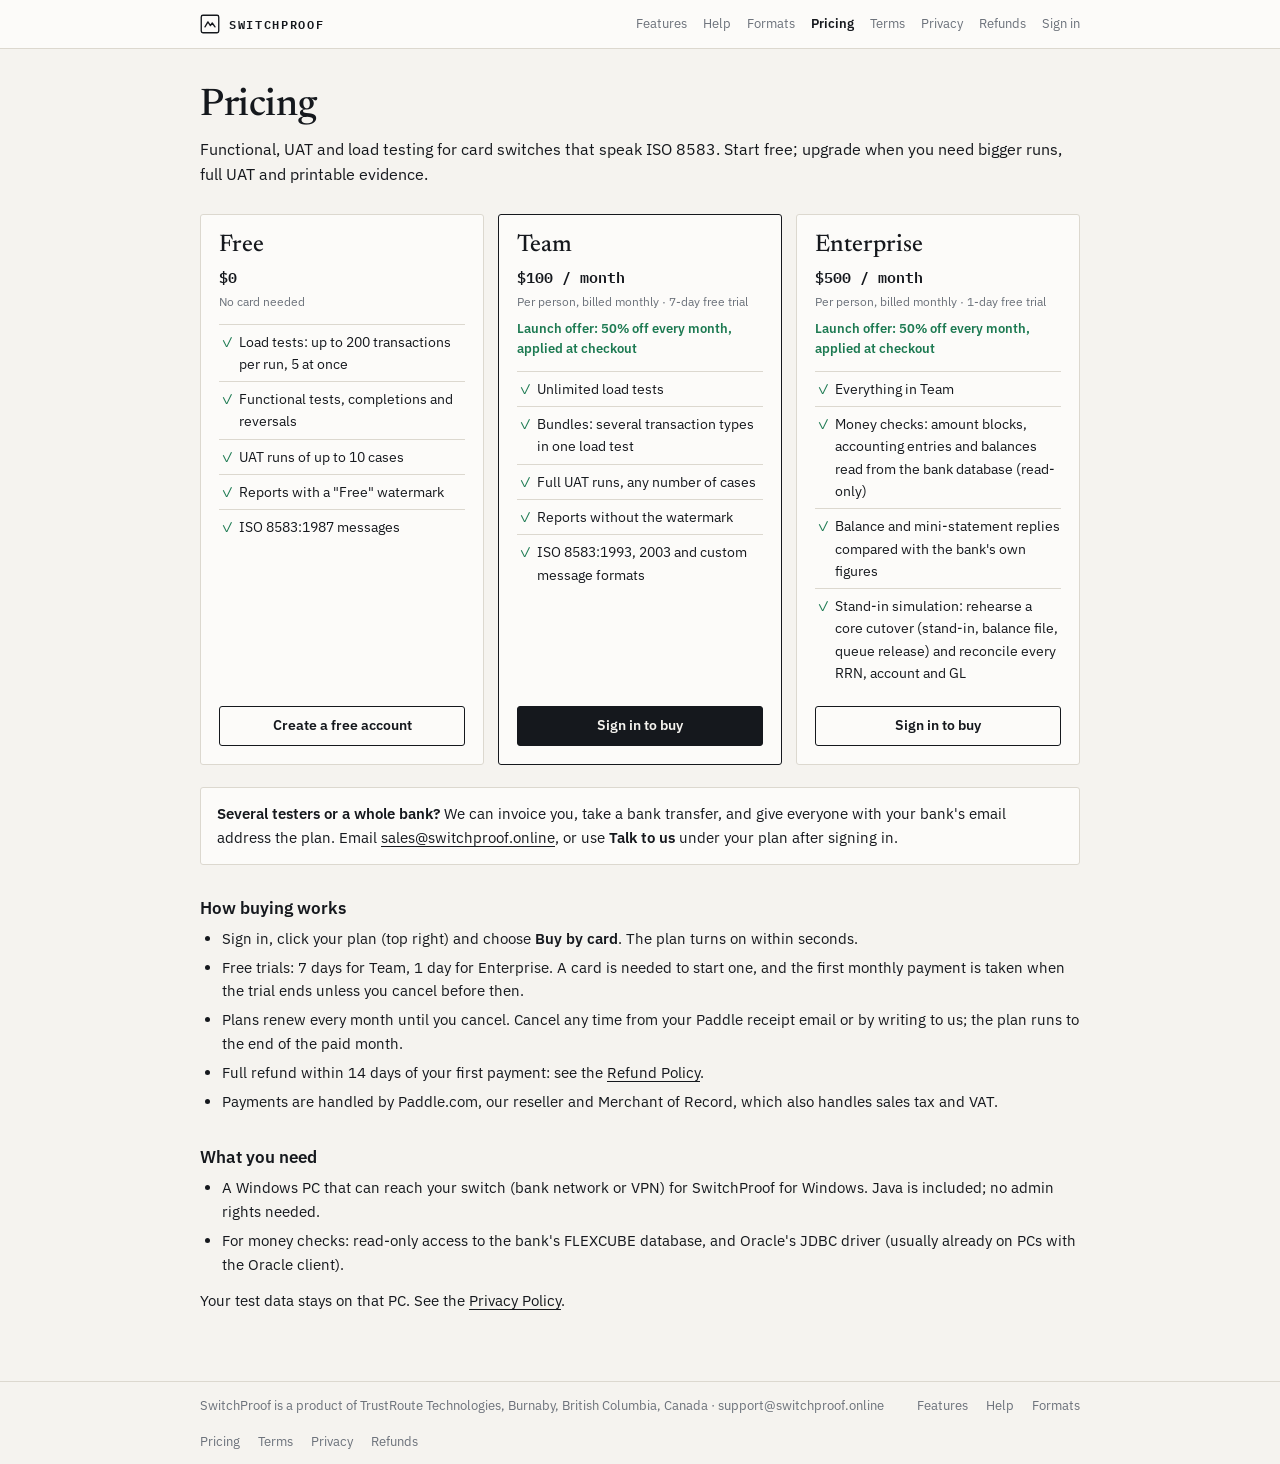
<file: pricing.html>
<!DOCTYPE html>
<html lang="en">
<head>
<meta charset="UTF-8">
<meta name="viewport" content="width=device-width, initial-scale=1">
<title>Pricing: Free, Team and Enterprise · SwitchProof</title>
<link rel="icon" href="favicon.ico" sizes="32x32">
<link rel="icon" href="favicon.svg" type="image/svg+xml">
<link rel="apple-touch-icon" href="apple-touch-icon.png">
<meta name="description" content="SwitchProof plans: Free, Team and Enterprise, for ISO 8583 functional, UAT and load testing.">
<link rel="canonical" href="https://switchproof.online/pricing.html">
<meta property="og:type" content="website">
<meta property="og:site_name" content="SwitchProof">
<meta property="og:title" content="Pricing: Free, Team and Enterprise · SwitchProof">
<meta property="og:description" content="SwitchProof plans: Free, Team and Enterprise, for ISO 8583 functional, UAT and load testing.">
<meta property="og:url" content="https://switchproof.online/pricing.html">
<meta property="og:image" content="https://switchproof.online/social-card.png">
<meta property="og:image:width" content="1200">
<meta property="og:image:height" content="630">
<meta property="og:image:alt" content="SwitchProof: ISO 8583 testing for card switches">
<meta name="twitter:card" content="summary_large_image">
<script type="application/ld+json">
{
 "@context": "https://schema.org",
 "@type": "BreadcrumbList",
 "itemListElement": [
  {
   "@type": "ListItem",
   "position": 1,
   "name": "SwitchProof",
   "item": "https://switchproof.online/"
  },
  {
   "@type": "ListItem",
   "position": 2,
   "name": "Pricing",
   "item": "https://switchproof.online/pricing.html"
  }
 ]
}
</script>
<link rel="preconnect" href="https://fonts.googleapis.com">
<link rel="preconnect" href="https://fonts.gstatic.com" crossorigin>
<link href="https://fonts.googleapis.com/css2?family=Newsreader:opsz,wght@6..72,400;6..72,500&family=IBM+Plex+Sans:wght@400;500;600&family=IBM+Plex+Mono:wght@400;500;600&display=swap" rel="stylesheet">
<link rel="stylesheet" href="style.css?v=20261112230012">
<script>try { var t = JSON.parse(localStorage.getItem('ss.theme')); if (t) document.documentElement.setAttribute('data-theme', t); } catch (e) {}</script>
</head>
<body class="doc-page">

<header class="doc-top"><div class="doc-top-in">
  <a class="doc-brand" href="./"><svg viewBox="0 0 24 24" aria-hidden="true"><rect x="1.5" y="1.5" width="21" height="21" rx="2"/><path d="M6 15.5l3.5-6 3 4.5 2.2-3.2L18 15.5"/></svg>SwitchProof</a>
  <nav class="doc-nav" aria-label="SwitchProof">
    <a href="features.html">Features</a><a href="help.html">Help</a><a href="formats.html">Formats</a><a href="pricing.html" aria-current="page">Pricing</a><a href="terms.html">Terms</a><a href="privacy.html">Privacy</a><a href="refunds.html">Refunds</a><a href="./">Sign in</a>
  </nav>
</div></header>

<main class="doc wide">
  <h1>Pricing</h1>
  <p class="doc-lead">Functional, UAT and load testing for card switches that speak ISO&nbsp;8583. Start free; upgrade when you need bigger runs, full UAT and printable evidence.</p>

  <div class="price-grid">
    <section class="price-card">
      <h2>Free</h2>
      <p class="price">$0</p>
      <p class="price-note">No card needed</p>
      <ul>
        <li>Load tests: up to 200 transactions per run, 5 at once</li>
        <li>Functional tests, completions and reversals</li>
        <li>UAT runs of up to 10 cases</li>
        <li>Reports with a "Free" watermark</li>
        <li>ISO 8583:1987 messages</li>
      </ul>
      <a class="doc-cta" href="./">Create a free account</a>
    </section>

    <section class="price-card featured">
      <h2>Team</h2>
      <p class="price" data-price="team">$100 / month</p>
      <p class="price-note" data-note="team">Per person, billed monthly · 7-day free trial</p>
      <p class="price-deal" data-deal hidden></p>
      <ul>
        <li>Unlimited load tests</li>
        <li>Bundles: several transaction types in one load test</li>
        <li>Full UAT runs, any number of cases</li>
        <li>Reports without the watermark</li>
        <li>ISO 8583:1993, 2003 and custom message formats</li>
      </ul>
      <a class="doc-cta" data-cta="team" href="mailto:sales@switchproof.online?subject=SwitchProof%20Team">Talk to us</a>
    </section>

    <section class="price-card">
      <h2>Enterprise</h2>
      <p class="price" data-price="enterprise">$500 / month</p>
      <p class="price-note" data-note="enterprise">Per person, billed monthly · 1-day free trial</p>
      <p class="price-deal" data-deal hidden></p>
      <ul>
        <li>Everything in Team</li>
        <li>Money checks: amount blocks, accounting entries and balances read from the bank database (read-only)</li>
        <li>Balance and mini-statement replies compared with the bank's own figures</li>
        <li>Stand-in simulation: rehearse a core cutover (stand-in, balance file, queue release) and reconcile every RRN, account and GL</li>
      </ul>
      <a class="doc-cta" data-cta="enterprise" href="mailto:sales@switchproof.online?subject=SwitchProof%20Enterprise">Talk to us</a>
    </section>
  </div>

  <div class="doc-box">
    <p><b>Several testers or a whole bank?</b> We can invoice you, take a bank transfer, and give everyone with your bank's email address the plan. Email <a href="mailto:sales@switchproof.online">sales@switchproof.online</a>, or use <b>Talk to us</b> under your plan after signing in.</p>
  </div>

  <h2>How buying works</h2>
  <ul>
    <li data-when="checkout" hidden>Sign in, click your plan (top right) and choose <b>Buy by card</b>. The plan turns on within seconds.</li>
    <li data-when="no-checkout">Card checkout is being set up. Until then, email us and we'll send you a payment link or an invoice.</li>
    <li>Free trials: 7 days for Team, 1 day for Enterprise. A card is needed to start one, and the first monthly payment is taken when the trial ends unless you cancel before then.</li>
    <li>Plans renew every month until you cancel. Cancel any time from your Paddle receipt email or by writing to us; the plan runs to the end of the paid month.</li>
    <li>Full refund within 14 days of your first payment: see the <a href="refunds.html">Refund Policy</a>.</li>
    <li>Payments are handled by Paddle.com, our reseller and Merchant of Record, which also handles sales tax and VAT.</li>
  </ul>

  <h2>What you need</h2>
  <ul>
    <li>A Windows PC that can reach your switch (bank network or VPN) for SwitchProof for Windows. Java is included; no admin rights needed.</li>
    <li>For money checks: read-only access to the bank's FLEXCUBE database, and Oracle's JDBC driver (usually already on PCs with the Oracle client).</li>
  </ul>
  <p>Your test data stays on that PC. See the <a href="privacy.html">Privacy Policy</a>.</p>
</main>

<footer class="doc-foot"><div class="doc-foot-in">
  <span>SwitchProof is a product of <a href="https://trustroutetechnologies.com" rel="noopener">TrustRoute Technologies</a>, Burnaby, British Columbia, Canada · <a href="mailto:support@switchproof.online">support@switchproof.online</a></span>
  <a href="features.html">Features</a><a href="help.html">Help</a><a href="formats.html">Formats</a><a href="pricing.html">Pricing</a><a href="terms.html">Terms</a><a href="privacy.html">Privacy</a><a href="refunds.html">Refunds</a>
</div></footer>

<script src="config.js?v=20261112230012"></script>
<script>
// Prices come from Paddle (the same prices the checkout charges), shown for the visitor's country.
(function () {
  var cfg = (window.SWITCHPROOF_CONFIG || {}).paddle;
  function fallback() { /* keep the prices written in the page */ }
  if (!cfg || !cfg.token || !cfg.prices) return;
  // Card checkout is on: buttons lead to sign-in, where "Buy by card" is.
  document.querySelectorAll('[data-cta]').forEach(function (a) { a.textContent = 'Sign in to buy'; a.setAttribute('href', './'); });
  document.querySelectorAll('[data-when]').forEach(function (li) { li.hidden = li.getAttribute('data-when') !== 'checkout'; });
  if (cfg.discount && cfg.discount.code) document.querySelectorAll('[data-deal]').forEach(function (p) {
    p.textContent = 'Launch offer: ' + cfg.discount.text + ', applied at checkout';
    p.hidden = false;
  });
  function span(p) {
    if (!p) return '';
    var n = Number(p.frequency) || 1;
    if (p.interval === 'week') return (7 * n) + '-day';
    return n + '-' + p.interval;
  }
  var s = document.createElement('script');
  s.src = 'https://cdn.paddle.com/paddle/v2/paddle.js';
  s.onerror = fallback;
  s.onload = function () {
    try {
      if (cfg.environment === 'sandbox') Paddle.Environment.set('sandbox');
      Paddle.Initialize({ token: cfg.token });
      var plans = Object.keys(cfg.prices).filter(function (p) { return cfg.prices[p]; });
      Paddle.PricePreview({ items: plans.map(function (p) { return { priceId: cfg.prices[p], quantity: 1 }; }) }).then(function (r) {
        var lines = (r && r.data && r.data.details && r.data.details.lineItems) || [];
        lines.forEach(function (li) {
          var plan = plans.filter(function (p) { return li.price && cfg.prices[p] === li.price.id; })[0];
          if (!plan || !li.formattedTotals) return;
          var cyc = li.price.billingCycle;
          document.querySelector('[data-price="' + plan + '"]').textContent = li.formattedTotals.subtotal + (cyc ? ' / ' + cyc.interval : '');
          var tax = li.totals && Number(li.totals.tax) > 0;
          var every = !cyc ? 'one payment' : cyc.interval === 'month' ? 'billed monthly' : cyc.interval === 'year' ? 'billed yearly' : 'billed every ' + cyc.interval;
          var trial = li.price.trialPeriod ? ' · ' + span(li.price.trialPeriod) + ' free trial' : '';
          document.querySelector('[data-note="' + plan + '"]').textContent = 'Per person, ' + every + trial + (tax ? ' · plus ' + li.formattedTotals.tax + ' tax' : '');
        });
        fallback();
      }, fallback);
    } catch (e) { fallback(); }
  };
  document.head.appendChild(s);
})();
</script>
</body>
</html>
</file>
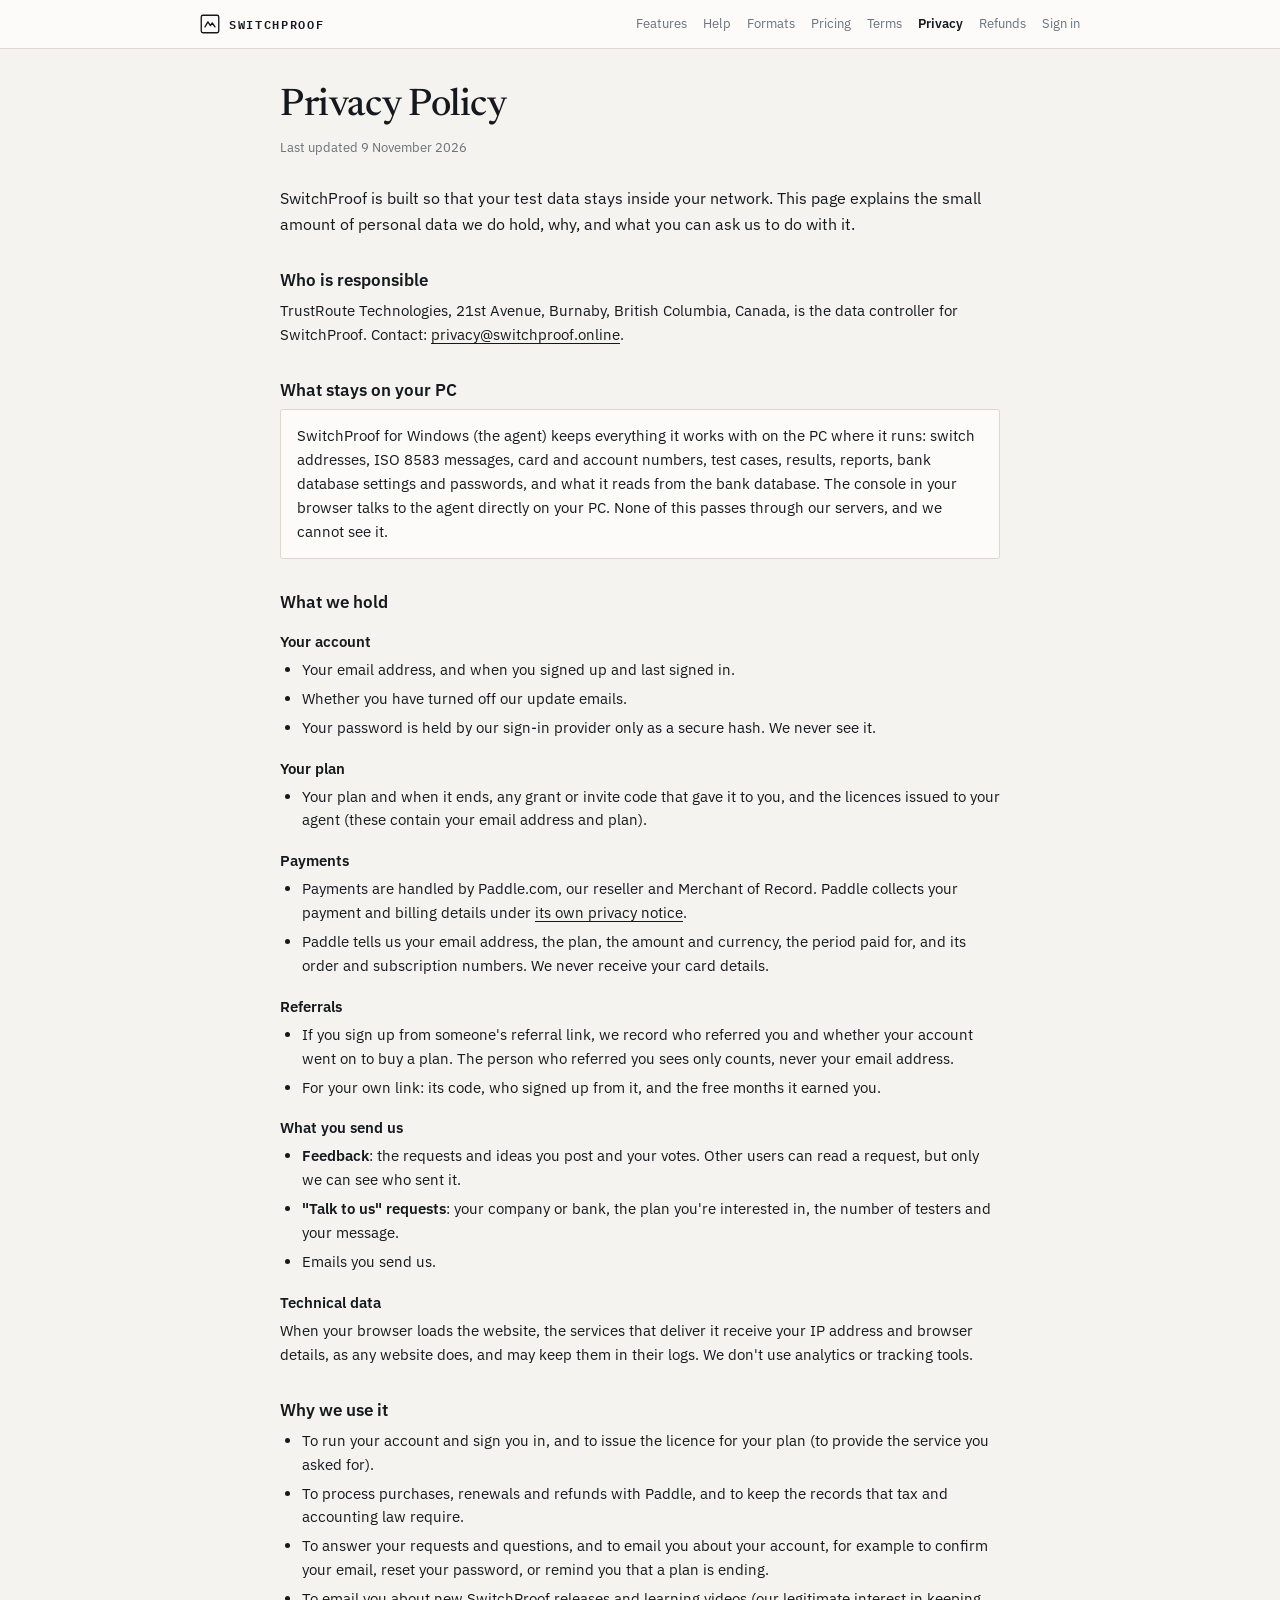
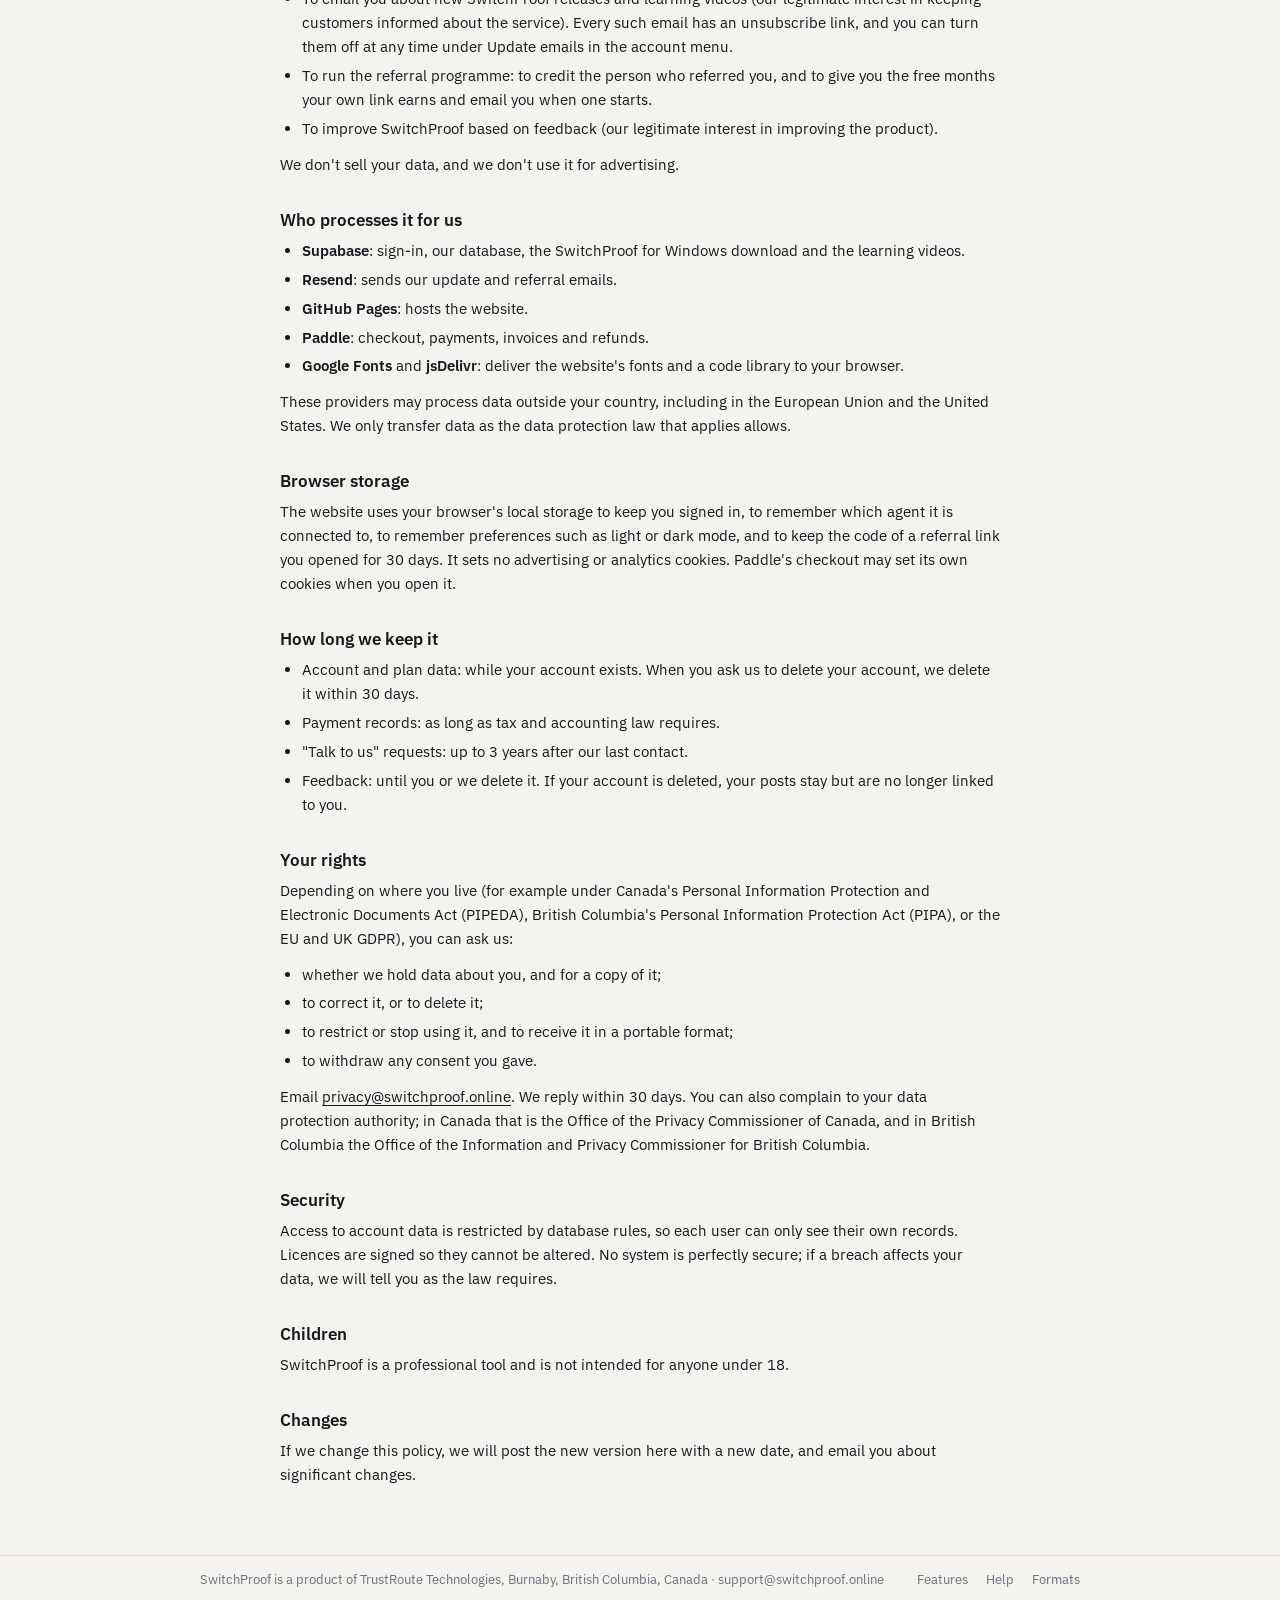
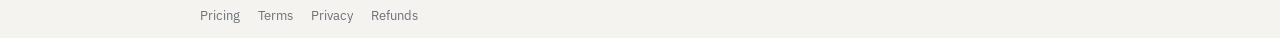
<file: privacy.html>
<!DOCTYPE html>
<html lang="en">
<head>
<meta charset="UTF-8">
<meta name="viewport" content="width=device-width, initial-scale=1">
<title>Privacy Policy · SwitchProof</title>
<link rel="icon" href="favicon.ico" sizes="32x32">
<link rel="icon" href="favicon.svg" type="image/svg+xml">
<link rel="apple-touch-icon" href="apple-touch-icon.png">
<meta name="description" content="What personal data SwitchProof holds, why, and your rights.">
<link rel="canonical" href="https://switchproof.online/privacy.html">
<meta property="og:type" content="website">
<meta property="og:site_name" content="SwitchProof">
<meta property="og:title" content="Privacy Policy · SwitchProof">
<meta property="og:description" content="What personal data SwitchProof holds, why, and your rights.">
<meta property="og:url" content="https://switchproof.online/privacy.html">
<meta property="og:image" content="https://switchproof.online/social-card.png">
<meta property="og:image:width" content="1200">
<meta property="og:image:height" content="630">
<meta property="og:image:alt" content="SwitchProof: ISO 8583 testing for card switches">
<meta name="twitter:card" content="summary_large_image">
<script type="application/ld+json">
{
 "@context": "https://schema.org",
 "@type": "BreadcrumbList",
 "itemListElement": [
  {
   "@type": "ListItem",
   "position": 1,
   "name": "SwitchProof",
   "item": "https://switchproof.online/"
  },
  {
   "@type": "ListItem",
   "position": 2,
   "name": "Privacy Policy",
   "item": "https://switchproof.online/privacy.html"
  }
 ]
}
</script>
<link rel="preconnect" href="https://fonts.googleapis.com">
<link rel="preconnect" href="https://fonts.gstatic.com" crossorigin>
<link href="https://fonts.googleapis.com/css2?family=Newsreader:opsz,wght@6..72,400;6..72,500&family=IBM+Plex+Sans:wght@400;500;600&family=IBM+Plex+Mono:wght@400;500;600&display=swap" rel="stylesheet">
<link rel="stylesheet" href="style.css?v=20261112230012">
<script>try { var t = JSON.parse(localStorage.getItem('ss.theme')); if (t) document.documentElement.setAttribute('data-theme', t); } catch (e) {}</script>
</head>
<body class="doc-page">

<header class="doc-top"><div class="doc-top-in">
  <a class="doc-brand" href="./"><svg viewBox="0 0 24 24" aria-hidden="true"><rect x="1.5" y="1.5" width="21" height="21" rx="2"/><path d="M6 15.5l3.5-6 3 4.5 2.2-3.2L18 15.5"/></svg>SwitchProof</a>
  <nav class="doc-nav" aria-label="SwitchProof">
    <a href="features.html">Features</a><a href="help.html">Help</a><a href="formats.html">Formats</a><a href="pricing.html">Pricing</a><a href="terms.html">Terms</a><a href="privacy.html" aria-current="page">Privacy</a><a href="refunds.html">Refunds</a><a href="./">Sign in</a>
  </nav>
</div></header>

<main class="doc">
  <h1>Privacy Policy</h1>
  <p class="doc-meta">Last updated 9 November 2026</p>

  <p class="doc-lead">SwitchProof is built so that your test data stays inside your network. This page explains the small amount of personal data we do hold, why, and what you can ask us to do with it.</p>

  <h2>Who is responsible</h2>
  <p>TrustRoute Technologies, 21st Avenue, Burnaby, British Columbia, Canada, is the data controller for SwitchProof. Contact: <a href="mailto:privacy@switchproof.online">privacy@switchproof.online</a>.</p>

  <h2>What stays on your PC</h2>
  <div class="doc-box">
    <p>SwitchProof for Windows (the agent) keeps everything it works with on the PC where it runs: switch addresses, ISO&nbsp;8583 messages, card and account numbers, test cases, results, reports, bank database settings and passwords, and what it reads from the bank database. The console in your browser talks to the agent directly on your PC. None of this passes through our servers, and we cannot see it.</p>
  </div>

  <h2>What we hold</h2>
  <h3>Your account</h3>
  <ul>
    <li>Your email address, and when you signed up and last signed in.</li>
    <li>Whether you have turned off our update emails.</li>
    <li>Your password is held by our sign-in provider only as a secure hash. We never see it.</li>
  </ul>
  <h3>Your plan</h3>
  <ul>
    <li>Your plan and when it ends, any grant or invite code that gave it to you, and the licences issued to your agent (these contain your email address and plan).</li>
  </ul>
  <h3>Payments</h3>
  <ul>
    <li>Payments are handled by Paddle.com, our reseller and Merchant of Record. Paddle collects your payment and billing details under <a href="https://www.paddle.com/legal/privacy" rel="noopener">its own privacy notice</a>.</li>
    <li>Paddle tells us your email address, the plan, the amount and currency, the period paid for, and its order and subscription numbers. We never receive your card details.</li>
  </ul>
  <h3>Referrals</h3>
  <ul>
    <li>If you sign up from someone's referral link, we record who referred you and whether your account went on to buy a plan. The person who referred you sees only counts, never your email address.</li>
    <li>For your own link: its code, who signed up from it, and the free months it earned you.</li>
  </ul>
  <h3>What you send us</h3>
  <ul>
    <li><b>Feedback</b>: the requests and ideas you post and your votes. Other users can read a request, but only we can see who sent it.</li>
    <li><b>"Talk to us" requests</b>: your company or bank, the plan you're interested in, the number of testers and your message.</li>
    <li>Emails you send us.</li>
  </ul>
  <h3>Technical data</h3>
  <p>When your browser loads the website, the services that deliver it receive your IP address and browser details, as any website does, and may keep them in their logs. We don't use analytics or tracking tools.</p>

  <h2>Why we use it</h2>
  <ul>
    <li>To run your account and sign you in, and to issue the licence for your plan (to provide the service you asked for).</li>
    <li>To process purchases, renewals and refunds with Paddle, and to keep the records that tax and accounting law require.</li>
    <li>To answer your requests and questions, and to email you about your account, for example to confirm your email, reset your password, or remind you that a plan is ending.</li>
    <li>To email you about new SwitchProof releases and learning videos (our legitimate interest in keeping customers informed about the service). Every such email has an unsubscribe link, and you can turn them off at any time under Update emails in the account menu.</li>
    <li>To run the referral programme: to credit the person who referred you, and to give you the free months your own link earns and email you when one starts.</li>
    <li>To improve SwitchProof based on feedback (our legitimate interest in improving the product).</li>
  </ul>
  <p>We don't sell your data, and we don't use it for advertising.</p>

  <h2>Who processes it for us</h2>
  <ul>
    <li><b>Supabase</b>: sign-in, our database, the SwitchProof for Windows download and the learning videos.</li>
    <li><b>Resend</b>: sends our update and referral emails.</li>
    <li><b>GitHub Pages</b>: hosts the website.</li>
    <li><b>Paddle</b>: checkout, payments, invoices and refunds.</li>
    <li><b>Google Fonts</b> and <b>jsDelivr</b>: deliver the website's fonts and a code library to your browser.</li>
  </ul>
  <p>These providers may process data outside your country, including in the European Union and the United States. We only transfer data as the data protection law that applies allows.</p>

  <h2>Browser storage</h2>
  <p>The website uses your browser's local storage to keep you signed in, to remember which agent it is connected to, to remember preferences such as light or dark mode, and to keep the code of a referral link you opened for 30 days. It sets no advertising or analytics cookies. Paddle's checkout may set its own cookies when you open it.</p>

  <h2>How long we keep it</h2>
  <ul>
    <li>Account and plan data: while your account exists. When you ask us to delete your account, we delete it within 30 days.</li>
    <li>Payment records: as long as tax and accounting law requires.</li>
    <li>"Talk to us" requests: up to 3 years after our last contact.</li>
    <li>Feedback: until you or we delete it. If your account is deleted, your posts stay but are no longer linked to you.</li>
  </ul>

  <h2>Your rights</h2>
  <p>Depending on where you live (for example under Canada's Personal Information Protection and Electronic Documents Act (PIPEDA), British Columbia's Personal Information Protection Act (PIPA), or the EU and UK GDPR), you can ask us:</p>
  <ul>
    <li>whether we hold data about you, and for a copy of it;</li>
    <li>to correct it, or to delete it;</li>
    <li>to restrict or stop using it, and to receive it in a portable format;</li>
    <li>to withdraw any consent you gave.</li>
  </ul>
  <p>Email <a href="mailto:privacy@switchproof.online">privacy@switchproof.online</a>. We reply within 30 days. You can also complain to your data protection authority; in Canada that is the Office of the Privacy Commissioner of Canada, and in British Columbia the Office of the Information and Privacy Commissioner for British Columbia.</p>

  <h2>Security</h2>
  <p>Access to account data is restricted by database rules, so each user can only see their own records. Licences are signed so they cannot be altered. No system is perfectly secure; if a breach affects your data, we will tell you as the law requires.</p>

  <h2>Children</h2>
  <p>SwitchProof is a professional tool and is not intended for anyone under 18.</p>

  <h2>Changes</h2>
  <p>If we change this policy, we will post the new version here with a new date, and email you about significant changes.</p>
</main>

<footer class="doc-foot"><div class="doc-foot-in">
  <span>SwitchProof is a product of <a href="https://trustroutetechnologies.com" rel="noopener">TrustRoute Technologies</a>, Burnaby, British Columbia, Canada · <a href="mailto:support@switchproof.online">support@switchproof.online</a></span>
  <a href="features.html">Features</a><a href="help.html">Help</a><a href="formats.html">Formats</a><a href="pricing.html">Pricing</a><a href="terms.html">Terms</a><a href="privacy.html">Privacy</a><a href="refunds.html">Refunds</a>
</div></footer>
</body>
</html>
</file>
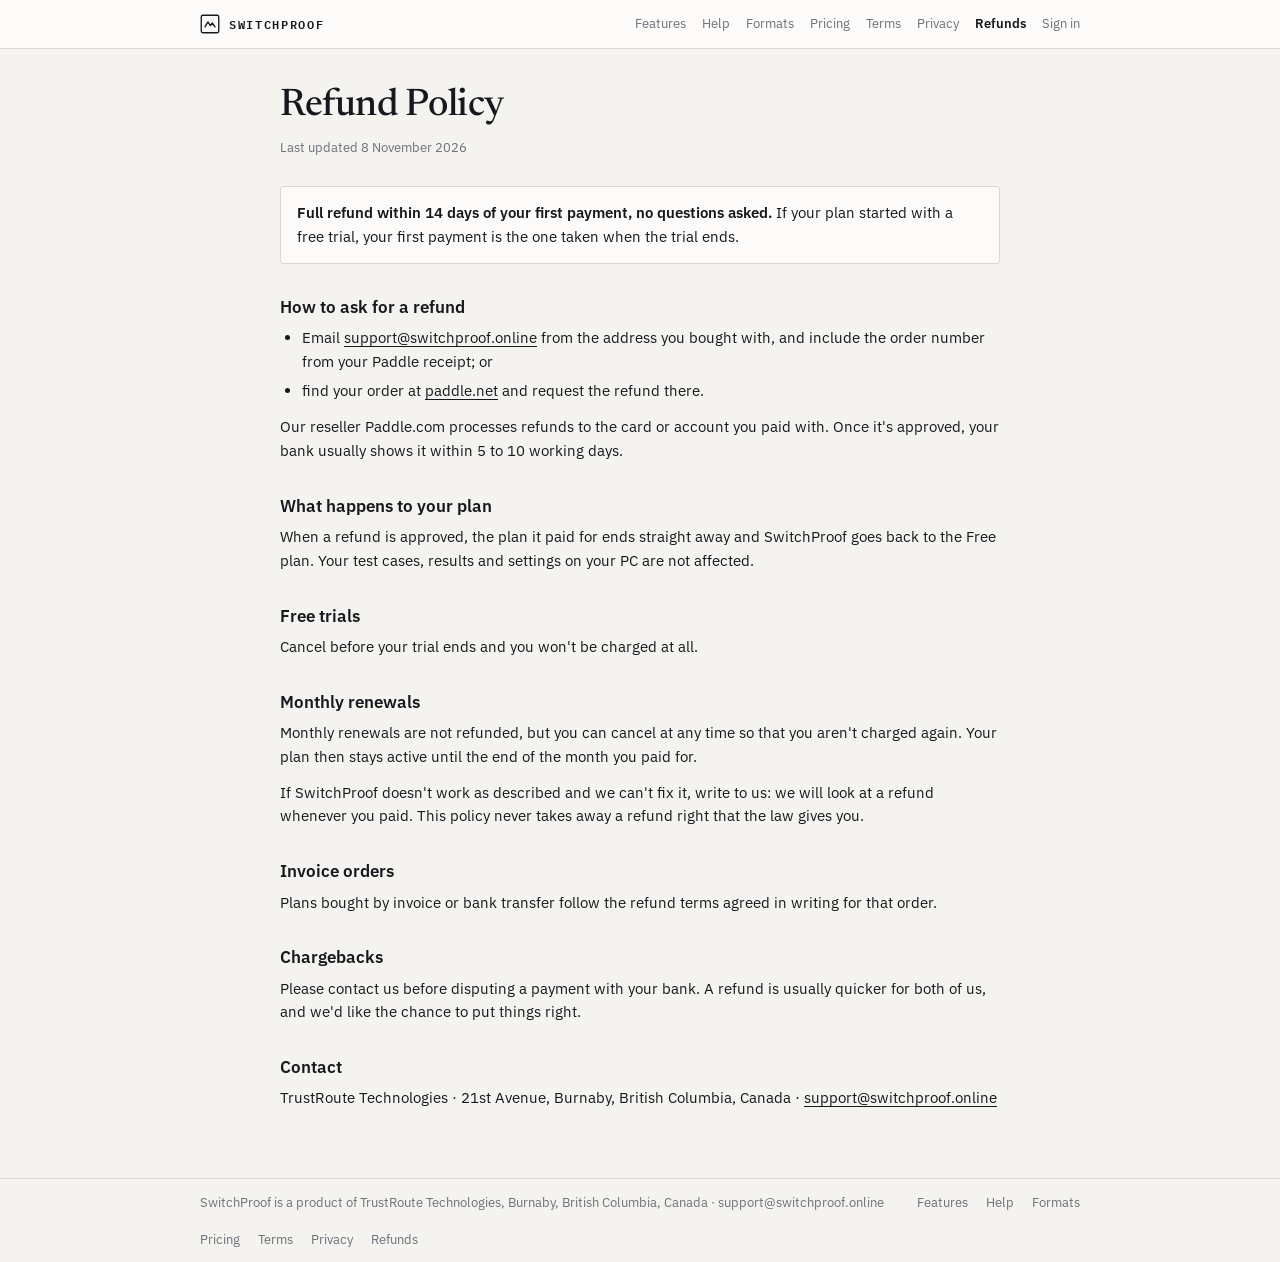
<file: refunds.html>
<!DOCTYPE html>
<html lang="en">
<head>
<meta charset="UTF-8">
<meta name="viewport" content="width=device-width, initial-scale=1">
<title>Refund Policy · SwitchProof</title>
<link rel="icon" href="favicon.ico" sizes="32x32">
<link rel="icon" href="favicon.svg" type="image/svg+xml">
<link rel="apple-touch-icon" href="apple-touch-icon.png">
<meta name="description" content="SwitchProof refunds: a full refund within 14 days of your first payment.">
<link rel="canonical" href="https://switchproof.online/refunds.html">
<meta property="og:type" content="website">
<meta property="og:site_name" content="SwitchProof">
<meta property="og:title" content="Refund Policy · SwitchProof">
<meta property="og:description" content="SwitchProof refunds: a full refund within 14 days of your first payment.">
<meta property="og:url" content="https://switchproof.online/refunds.html">
<meta property="og:image" content="https://switchproof.online/social-card.png">
<meta property="og:image:width" content="1200">
<meta property="og:image:height" content="630">
<meta property="og:image:alt" content="SwitchProof: ISO 8583 testing for card switches">
<meta name="twitter:card" content="summary_large_image">
<script type="application/ld+json">
{
 "@context": "https://schema.org",
 "@type": "BreadcrumbList",
 "itemListElement": [
  {
   "@type": "ListItem",
   "position": 1,
   "name": "SwitchProof",
   "item": "https://switchproof.online/"
  },
  {
   "@type": "ListItem",
   "position": 2,
   "name": "Refund Policy",
   "item": "https://switchproof.online/refunds.html"
  }
 ]
}
</script>
<link rel="preconnect" href="https://fonts.googleapis.com">
<link rel="preconnect" href="https://fonts.gstatic.com" crossorigin>
<link href="https://fonts.googleapis.com/css2?family=Newsreader:opsz,wght@6..72,400;6..72,500&family=IBM+Plex+Sans:wght@400;500;600&family=IBM+Plex+Mono:wght@400;500;600&display=swap" rel="stylesheet">
<link rel="stylesheet" href="style.css?v=20261112230012">
<script>try { var t = JSON.parse(localStorage.getItem('ss.theme')); if (t) document.documentElement.setAttribute('data-theme', t); } catch (e) {}</script>
</head>
<body class="doc-page">

<header class="doc-top"><div class="doc-top-in">
  <a class="doc-brand" href="./"><svg viewBox="0 0 24 24" aria-hidden="true"><rect x="1.5" y="1.5" width="21" height="21" rx="2"/><path d="M6 15.5l3.5-6 3 4.5 2.2-3.2L18 15.5"/></svg>SwitchProof</a>
  <nav class="doc-nav" aria-label="SwitchProof">
    <a href="features.html">Features</a><a href="help.html">Help</a><a href="formats.html">Formats</a><a href="pricing.html">Pricing</a><a href="terms.html">Terms</a><a href="privacy.html">Privacy</a><a href="refunds.html" aria-current="page">Refunds</a><a href="./">Sign in</a>
  </nav>
</div></header>

<main class="doc">
  <h1>Refund Policy</h1>
  <p class="doc-meta">Last updated 8 November 2026</p>

  <div class="doc-box">
    <p><b>Full refund within 14 days of your first payment, no questions asked.</b> If your plan started with a free trial, your first payment is the one taken when the trial ends.</p>
  </div>

  <h2>How to ask for a refund</h2>
  <ul>
    <li>Email <a href="mailto:support@switchproof.online">support@switchproof.online</a> from the address you bought with, and include the order number from your Paddle receipt; or</li>
    <li>find your order at <a href="https://paddle.net" rel="noopener">paddle.net</a> and request the refund there.</li>
  </ul>
  <p>Our reseller Paddle.com processes refunds to the card or account you paid with. Once it's approved, your bank usually shows it within 5 to 10 working days.</p>

  <h2>What happens to your plan</h2>
  <p>When a refund is approved, the plan it paid for ends straight away and SwitchProof goes back to the Free plan. Your test cases, results and settings on your PC are not affected.</p>

  <h2>Free trials</h2>
  <p>Cancel before your trial ends and you won't be charged at all.</p>

  <h2>Monthly renewals</h2>
  <p>Monthly renewals are not refunded, but you can cancel at any time so that you aren't charged again. Your plan then stays active until the end of the month you paid for.</p>
  <p>If SwitchProof doesn't work as described and we can't fix it, write to us: we will look at a refund whenever you paid. This policy never takes away a refund right that the law gives you.</p>

  <h2>Invoice orders</h2>
  <p>Plans bought by invoice or bank transfer follow the refund terms agreed in writing for that order.</p>

  <h2>Chargebacks</h2>
  <p>Please contact us before disputing a payment with your bank. A refund is usually quicker for both of us, and we'd like the chance to put things right.</p>

  <h2>Contact</h2>
  <p>TrustRoute Technologies · 21st Avenue, Burnaby, British Columbia, Canada · <a href="mailto:support@switchproof.online">support@switchproof.online</a></p>
</main>

<footer class="doc-foot"><div class="doc-foot-in">
  <span>SwitchProof is a product of <a href="https://trustroutetechnologies.com" rel="noopener">TrustRoute Technologies</a>, Burnaby, British Columbia, Canada · <a href="mailto:support@switchproof.online">support@switchproof.online</a></span>
  <a href="features.html">Features</a><a href="help.html">Help</a><a href="formats.html">Formats</a><a href="pricing.html">Pricing</a><a href="terms.html">Terms</a><a href="privacy.html">Privacy</a><a href="refunds.html">Refunds</a>
</div></footer>
</body>
</html>
</file>
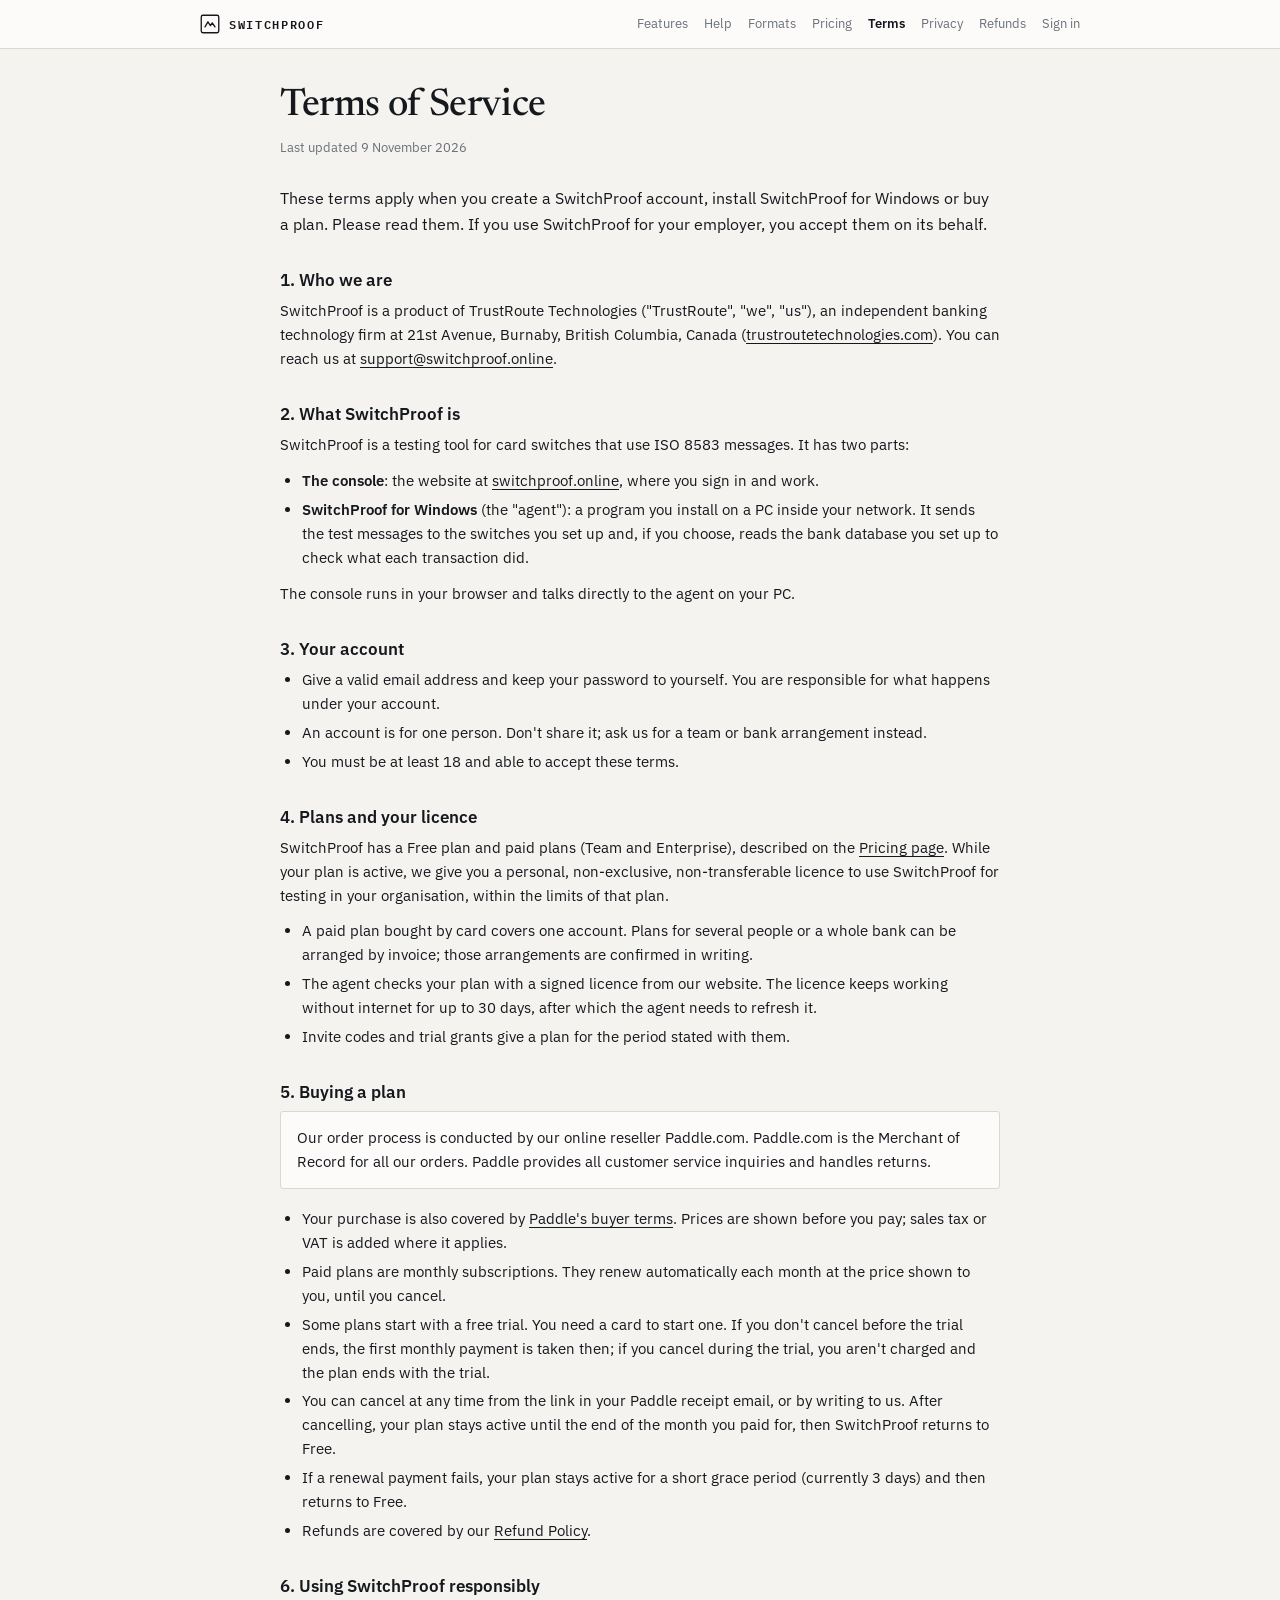
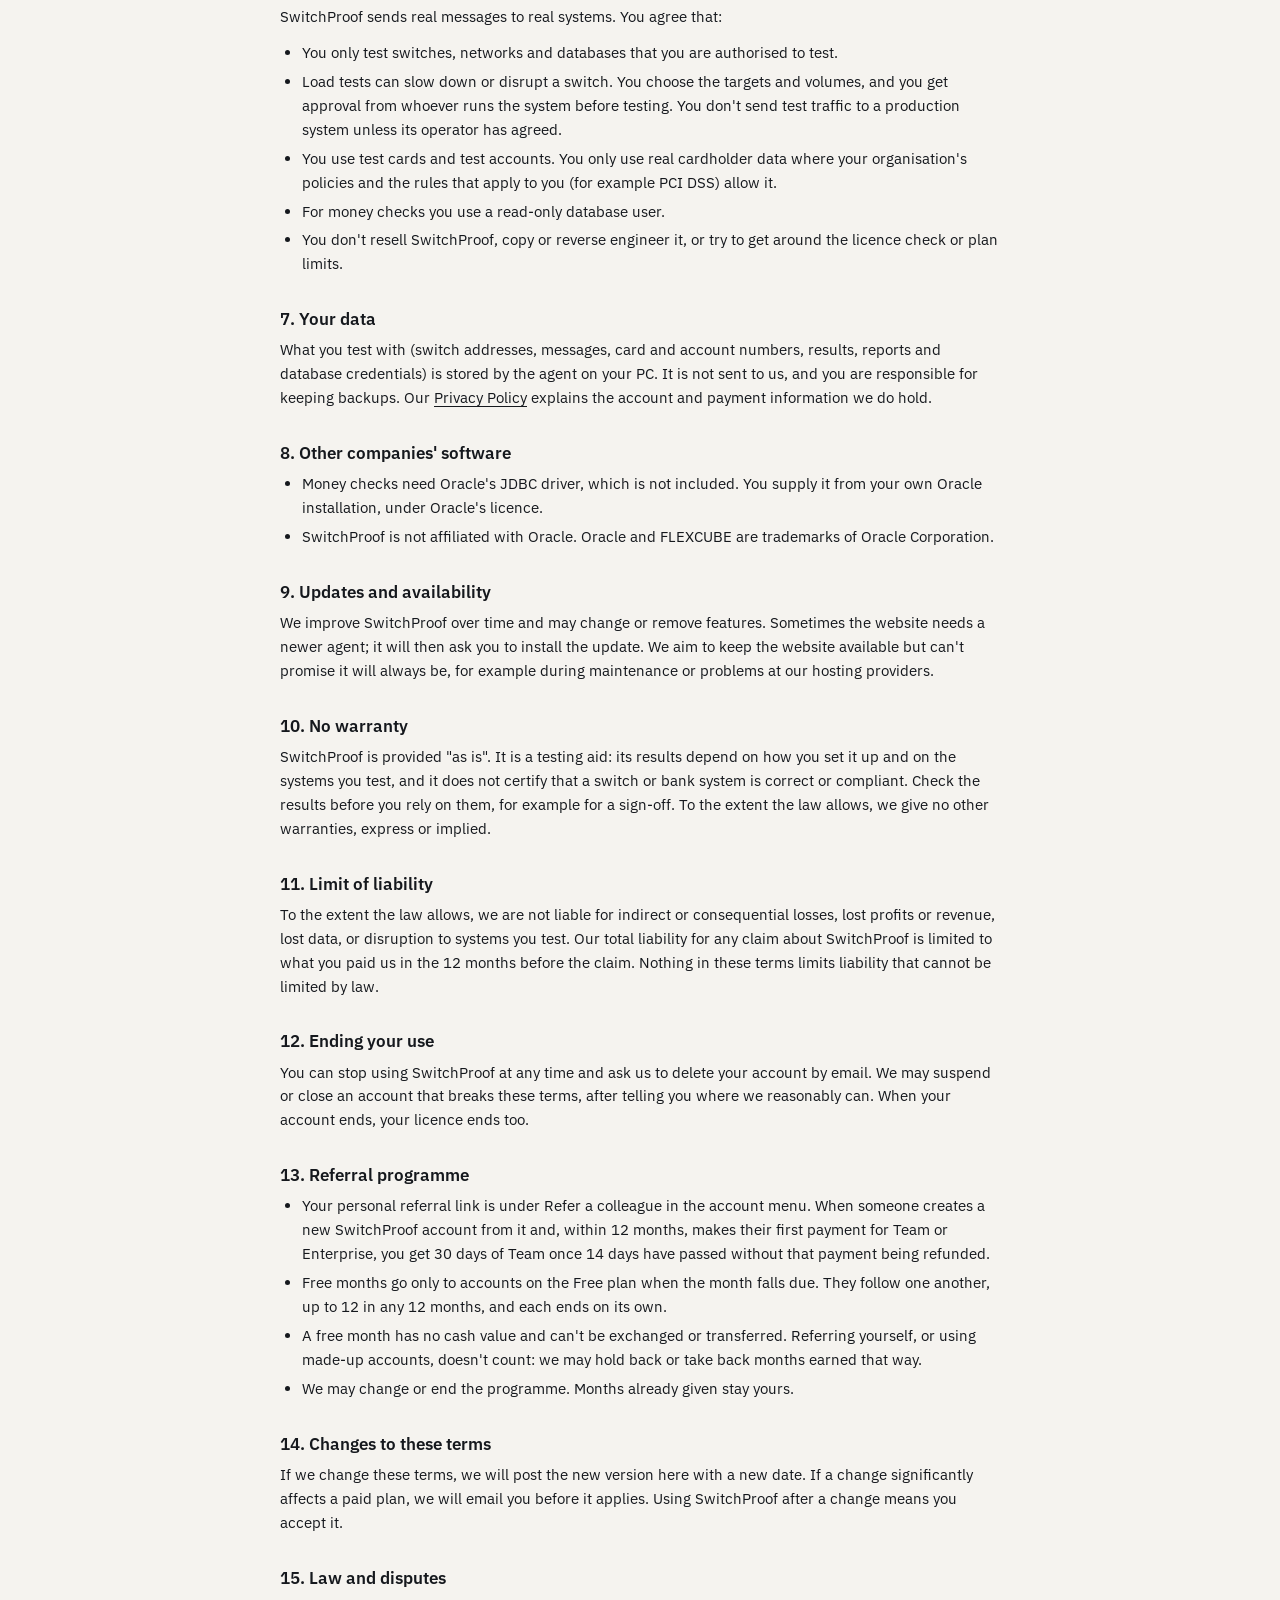
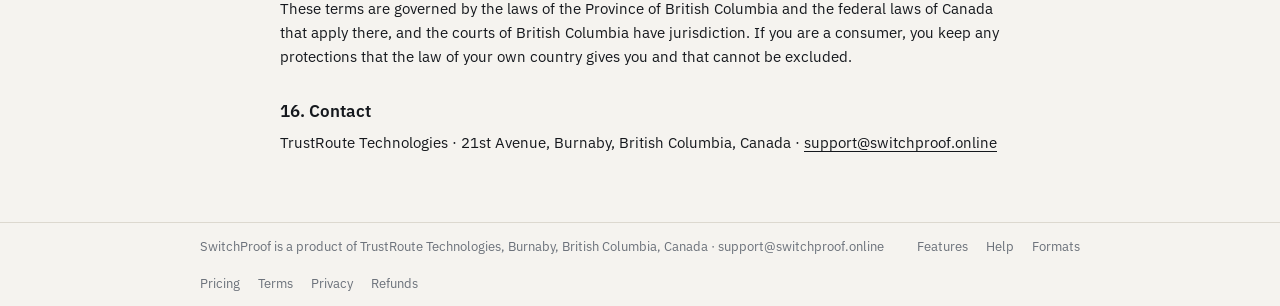
<file: terms.html>
<!DOCTYPE html>
<html lang="en">
<head>
<meta charset="UTF-8">
<meta name="viewport" content="width=device-width, initial-scale=1">
<title>Terms of Service · SwitchProof</title>
<link rel="icon" href="favicon.ico" sizes="32x32">
<link rel="icon" href="favicon.svg" type="image/svg+xml">
<link rel="apple-touch-icon" href="apple-touch-icon.png">
<meta name="description" content="The terms for using SwitchProof, the ISO 8583 testing console and Windows agent.">
<link rel="canonical" href="https://switchproof.online/terms.html">
<meta property="og:type" content="website">
<meta property="og:site_name" content="SwitchProof">
<meta property="og:title" content="Terms of Service · SwitchProof">
<meta property="og:description" content="The terms for using SwitchProof, the ISO 8583 testing console and Windows agent.">
<meta property="og:url" content="https://switchproof.online/terms.html">
<meta property="og:image" content="https://switchproof.online/social-card.png">
<meta property="og:image:width" content="1200">
<meta property="og:image:height" content="630">
<meta property="og:image:alt" content="SwitchProof: ISO 8583 testing for card switches">
<meta name="twitter:card" content="summary_large_image">
<script type="application/ld+json">
{
 "@context": "https://schema.org",
 "@type": "BreadcrumbList",
 "itemListElement": [
  {
   "@type": "ListItem",
   "position": 1,
   "name": "SwitchProof",
   "item": "https://switchproof.online/"
  },
  {
   "@type": "ListItem",
   "position": 2,
   "name": "Terms of Service",
   "item": "https://switchproof.online/terms.html"
  }
 ]
}
</script>
<link rel="preconnect" href="https://fonts.googleapis.com">
<link rel="preconnect" href="https://fonts.gstatic.com" crossorigin>
<link href="https://fonts.googleapis.com/css2?family=Newsreader:opsz,wght@6..72,400;6..72,500&family=IBM+Plex+Sans:wght@400;500;600&family=IBM+Plex+Mono:wght@400;500;600&display=swap" rel="stylesheet">
<link rel="stylesheet" href="style.css?v=20261112230012">
<script>try { var t = JSON.parse(localStorage.getItem('ss.theme')); if (t) document.documentElement.setAttribute('data-theme', t); } catch (e) {}</script>
</head>
<body class="doc-page">

<header class="doc-top"><div class="doc-top-in">
  <a class="doc-brand" href="./"><svg viewBox="0 0 24 24" aria-hidden="true"><rect x="1.5" y="1.5" width="21" height="21" rx="2"/><path d="M6 15.5l3.5-6 3 4.5 2.2-3.2L18 15.5"/></svg>SwitchProof</a>
  <nav class="doc-nav" aria-label="SwitchProof">
    <a href="features.html">Features</a><a href="help.html">Help</a><a href="formats.html">Formats</a><a href="pricing.html">Pricing</a><a href="terms.html" aria-current="page">Terms</a><a href="privacy.html">Privacy</a><a href="refunds.html">Refunds</a><a href="./">Sign in</a>
  </nav>
</div></header>

<main class="doc">
  <h1>Terms of Service</h1>
  <p class="doc-meta">Last updated 9 November 2026</p>

  <p class="doc-lead">These terms apply when you create a SwitchProof account, install SwitchProof for Windows or buy a plan. Please read them. If you use SwitchProof for your employer, you accept them on its behalf.</p>

  <h2>1. Who we are</h2>
  <p>SwitchProof is a product of TrustRoute Technologies ("TrustRoute", "we", "us"), an independent banking technology firm at 21st Avenue, Burnaby, British Columbia, Canada (<a href="https://trustroutetechnologies.com" rel="noopener">trustroutetechnologies.com</a>). You can reach us at <a href="mailto:support@switchproof.online">support@switchproof.online</a>.</p>

  <h2>2. What SwitchProof is</h2>
  <p>SwitchProof is a testing tool for card switches that use ISO&nbsp;8583 messages. It has two parts:</p>
  <ul>
    <li><b>The console</b>: the website at <a href="https://switchproof.online/">switchproof.online</a>, where you sign in and work.</li>
    <li><b>SwitchProof for Windows</b> (the "agent"): a program you install on a PC inside your network. It sends the test messages to the switches you set up and, if you choose, reads the bank database you set up to check what each transaction did.</li>
  </ul>
  <p>The console runs in your browser and talks directly to the agent on your PC.</p>

  <h2>3. Your account</h2>
  <ul>
    <li>Give a valid email address and keep your password to yourself. You are responsible for what happens under your account.</li>
    <li>An account is for one person. Don't share it; ask us for a team or bank arrangement instead.</li>
    <li>You must be at least 18 and able to accept these terms.</li>
  </ul>

  <h2>4. Plans and your licence</h2>
  <p>SwitchProof has a Free plan and paid plans (Team and Enterprise), described on the <a href="pricing.html">Pricing page</a>. While your plan is active, we give you a personal, non-exclusive, non-transferable licence to use SwitchProof for testing in your organisation, within the limits of that plan.</p>
  <ul>
    <li>A paid plan bought by card covers one account. Plans for several people or a whole bank can be arranged by invoice; those arrangements are confirmed in writing.</li>
    <li>The agent checks your plan with a signed licence from our website. The licence keeps working without internet for up to 30 days, after which the agent needs to refresh it.</li>
    <li>Invite codes and trial grants give a plan for the period stated with them.</li>
  </ul>

  <h2>5. Buying a plan</h2>
  <div class="doc-box">
    <p>Our order process is conducted by our online reseller Paddle.com. Paddle.com is the Merchant of Record for all our orders. Paddle provides all customer service inquiries and handles returns.</p>
  </div>
  <ul>
    <li>Your purchase is also covered by <a href="https://www.paddle.com/legal/checkout-buyer-terms" rel="noopener">Paddle's buyer terms</a>. Prices are shown before you pay; sales tax or VAT is added where it applies.</li>
    <li>Paid plans are monthly subscriptions. They renew automatically each month at the price shown to you, until you cancel.</li>
    <li>Some plans start with a free trial. You need a card to start one. If you don't cancel before the trial ends, the first monthly payment is taken then; if you cancel during the trial, you aren't charged and the plan ends with the trial.</li>
    <li>You can cancel at any time from the link in your Paddle receipt email, or by writing to us. After cancelling, your plan stays active until the end of the month you paid for, then SwitchProof returns to Free.</li>
    <li>If a renewal payment fails, your plan stays active for a short grace period (currently 3 days) and then returns to Free.</li>
    <li>Refunds are covered by our <a href="refunds.html">Refund Policy</a>.</li>
  </ul>

  <h2>6. Using SwitchProof responsibly</h2>
  <p>SwitchProof sends real messages to real systems. You agree that:</p>
  <ul>
    <li>You only test switches, networks and databases that you are authorised to test.</li>
    <li>Load tests can slow down or disrupt a switch. You choose the targets and volumes, and you get approval from whoever runs the system before testing. You don't send test traffic to a production system unless its operator has agreed.</li>
    <li>You use test cards and test accounts. You only use real cardholder data where your organisation's policies and the rules that apply to you (for example PCI DSS) allow it.</li>
    <li>For money checks you use a read-only database user.</li>
    <li>You don't resell SwitchProof, copy or reverse engineer it, or try to get around the licence check or plan limits.</li>
  </ul>

  <h2>7. Your data</h2>
  <p>What you test with (switch addresses, messages, card and account numbers, results, reports and database credentials) is stored by the agent on your PC. It is not sent to us, and you are responsible for keeping backups. Our <a href="privacy.html">Privacy Policy</a> explains the account and payment information we do hold.</p>

  <h2>8. Other companies' software</h2>
  <ul>
    <li>Money checks need Oracle's JDBC driver, which is not included. You supply it from your own Oracle installation, under Oracle's licence.</li>
    <li>SwitchProof is not affiliated with Oracle. Oracle and FLEXCUBE are trademarks of Oracle Corporation.</li>
  </ul>

  <h2>9. Updates and availability</h2>
  <p>We improve SwitchProof over time and may change or remove features. Sometimes the website needs a newer agent; it will then ask you to install the update. We aim to keep the website available but can't promise it will always be, for example during maintenance or problems at our hosting providers.</p>

  <h2>10. No warranty</h2>
  <p>SwitchProof is provided "as is". It is a testing aid: its results depend on how you set it up and on the systems you test, and it does not certify that a switch or bank system is correct or compliant. Check the results before you rely on them, for example for a sign-off. To the extent the law allows, we give no other warranties, express or implied.</p>

  <h2>11. Limit of liability</h2>
  <p>To the extent the law allows, we are not liable for indirect or consequential losses, lost profits or revenue, lost data, or disruption to systems you test. Our total liability for any claim about SwitchProof is limited to what you paid us in the 12 months before the claim. Nothing in these terms limits liability that cannot be limited by law.</p>

  <h2>12. Ending your use</h2>
  <p>You can stop using SwitchProof at any time and ask us to delete your account by email. We may suspend or close an account that breaks these terms, after telling you where we reasonably can. When your account ends, your licence ends too.</p>

  <h2 id="referrals">13. Referral programme</h2>
  <ul>
    <li>Your personal referral link is under Refer a colleague in the account menu. When someone creates a new SwitchProof account from it and, within 12 months, makes their first payment for Team or Enterprise, you get 30 days of Team once 14 days have passed without that payment being refunded.</li>
    <li>Free months go only to accounts on the Free plan when the month falls due. They follow one another, up to 12 in any 12 months, and each ends on its own.</li>
    <li>A free month has no cash value and can't be exchanged or transferred. Referring yourself, or using made-up accounts, doesn't count: we may hold back or take back months earned that way.</li>
    <li>We may change or end the programme. Months already given stay yours.</li>
  </ul>

  <h2>14. Changes to these terms</h2>
  <p>If we change these terms, we will post the new version here with a new date. If a change significantly affects a paid plan, we will email you before it applies. Using SwitchProof after a change means you accept it.</p>

  <h2>15. Law and disputes</h2>
  <p>These terms are governed by the laws of the Province of British Columbia and the federal laws of Canada that apply there, and the courts of British Columbia have jurisdiction. If you are a consumer, you keep any protections that the law of your own country gives you and that cannot be excluded.</p>

  <h2>16. Contact</h2>
  <p>TrustRoute Technologies · 21st Avenue, Burnaby, British Columbia, Canada · <a href="mailto:support@switchproof.online">support@switchproof.online</a></p>
</main>

<footer class="doc-foot"><div class="doc-foot-in">
  <span>SwitchProof is a product of <a href="https://trustroutetechnologies.com" rel="noopener">TrustRoute Technologies</a>, Burnaby, British Columbia, Canada · <a href="mailto:support@switchproof.online">support@switchproof.online</a></span>
  <a href="features.html">Features</a><a href="help.html">Help</a><a href="formats.html">Formats</a><a href="pricing.html">Pricing</a><a href="terms.html">Terms</a><a href="privacy.html">Privacy</a><a href="refunds.html">Refunds</a>
</div></footer>
</body>
</html>
</file>
<file: style.css>
/* ============ Tokens ============
   Paper and ink: flat surfaces separated by thin rules, square corners, colour only where it
   carries meaning (approved / warning / declined). Same palette as the sign-in page. */
:root {
  --bg: #f5f3ef;
  --bg-grad: none;
  --surface: #fcfbf9;
  --surface-2: #f3f1ec;
  --surface-3: #eae7e0;
  --border: #dcd8cf;
  --border-strong: #bdb7ab;
  --text: #15181d;
  --text-2: #3a3f47;
  --muted: #6b717a;
  --accent: #15181d;          /* ink: primary actions, selection, chart line (keep 6-digit hex) */
  --accent-2: #2c3138;
  --accent-soft: rgba(21, 24, 29, 0.06);
  --accent-ring: rgba(21, 24, 29, 0.25);
  --on-accent: #f5f3ef;       /* text on ink */
  --ok: #1d7a52;
  --ok-soft: rgba(29, 122, 82, 0.09);
  --bad: #b3261e;
  --bad-soft: rgba(179, 38, 30, 0.07);
  --warn: #9a6a0f;
  --warn-soft: rgba(154, 106, 15, 0.09);
  --input: #ffffff;
  --shadow: none;
  --radius: 3px;
  --radius-sm: 3px;
  --ink: #0d1014;             /* top bar, always dark */
  --ink-text: #e8e6e1;
  --ink-muted: #8c929b;
  --ink-rule: rgba(232, 230, 225, 0.14);
  --ink-ok: #4fbf8b;
  --ink-bad: #ef7b72;
  --font: "IBM Plex Sans", "Segoe UI", system-ui, sans-serif;
  --mono: "IBM Plex Mono", ui-monospace, Consolas, monospace;
  --serif: "Newsreader", "Iowan Old Style", Georgia, serif;
  color-scheme: light;
}

@media (prefers-color-scheme: dark) {
  :root:not([data-theme="light"]) {
    --bg: #0f1215;
    --surface: #15191e;
    --surface-2: #12161a;
    --surface-3: #1d2228;
    --border: #272c33;
    --border-strong: #3b414a;
    --text: #e6e4df;
    --text-2: #bdbab3;
    --muted: #8b9199;
    --accent: #e6e4df;
    --accent-2: #ffffff;
    --accent-soft: rgba(230, 228, 223, 0.07);
    --accent-ring: rgba(230, 228, 223, 0.3);
    --on-accent: #111417;
    --ok: #4fbf8b;
    --ok-soft: rgba(79, 191, 139, 0.12);
    --bad: #ef7b72;
    --bad-soft: rgba(239, 123, 114, 0.1);
    --warn: #d6a54a;
    --warn-soft: rgba(214, 165, 74, 0.12);
    --input: #111418;
    --ink: #0a0c0f;
    color-scheme: dark;
  }
}
:root[data-theme="dark"] {
  --bg: #0f1215;
  --surface: #15191e;
  --surface-2: #12161a;
  --surface-3: #1d2228;
  --border: #272c33;
  --border-strong: #3b414a;
  --text: #e6e4df;
  --text-2: #bdbab3;
  --muted: #8b9199;
  --accent: #e6e4df;
  --accent-2: #ffffff;
  --accent-soft: rgba(230, 228, 223, 0.07);
  --accent-ring: rgba(230, 228, 223, 0.3);
  --on-accent: #111417;
  --ok: #4fbf8b;
  --ok-soft: rgba(79, 191, 139, 0.12);
  --bad: #ef7b72;
  --bad-soft: rgba(239, 123, 114, 0.1);
  --warn: #d6a54a;
  --warn-soft: rgba(214, 165, 74, 0.12);
  --input: #111418;
  --ink: #0a0c0f;
  color-scheme: dark;
}

/* ============ Base ============ */
* { box-sizing: border-box; }
[hidden] { display: none !important; }
html, body { margin: 0; }
body {
  background: var(--bg);
  background-image: var(--bg-grad);
  background-attachment: fixed;
  color: var(--text);
  font: 14px/1.45 var(--font);
  -webkit-font-smoothing: antialiased;
  min-height: 100vh;
}
.mono { font-family: var(--mono); font-feature-settings: "zero" 1; }
.muted { color: var(--muted); }
.small { font-size: 12.5px; }
svg { width: 16px; height: 16px; fill: none; stroke: currentColor; stroke-width: 2; stroke-linecap: round; stroke-linejoin: round; flex-shrink: 0; }
button { font: inherit; color: inherit; cursor: pointer; }
input, textarea, select { font: inherit; color: inherit; }
b { font-weight: 600; }

/* ============ Top bar ============ */
.topbar {
  position: sticky; top: 0; z-index: 20;
  display: flex; align-items: center; gap: 24px;
  padding: 12px 28px;
  background: color-mix(in srgb, var(--bg) 82%, transparent);
  backdrop-filter: blur(12px);
  border-bottom: 1px solid var(--border);
}
.brand { display: flex; align-items: center; gap: 12px; }
.brand-mark { width: 34px; height: 34px; stroke: none; }
.bm-bg { fill: var(--accent); }
.bm-line { fill: none; stroke: #fff; stroke-width: 2.4; stroke-linecap: round; stroke-linejoin: round; }
.bm-dot { fill: #fff; }
.brand-name { font-weight: 700; font-size: 16px; letter-spacing: -0.01em; }
.brand-sub { font-size: 12px; color: var(--muted); }
.target-wrap { position: relative; margin-left: auto; display: flex; align-items: center; gap: 10px; }
.target {
  display: flex; align-items: center; gap: 10px;
  padding: 6px 12px 6px 14px;
  background: var(--surface);
  border: 1px solid var(--border);
  border-radius: 999px;
  transition: border-color 0.15s;
}
.target:hover, .target[aria-expanded="true"] { border-color: var(--accent); }
.target .chev { margin-left: 0; width: 14px; height: 14px; }
.target[aria-expanded="true"] .chev { transform: rotate(180deg); }
.target-label { font-size: 11px; text-transform: uppercase; letter-spacing: 0.08em; color: var(--muted); }
.target-name { font-weight: 600; font-size: 13px; }
.target-value { font-size: 12.5px; color: var(--text-2); }

.target-pop {
  position: absolute; top: calc(100% + 10px); right: 0; z-index: 40;
  width: min(520px, calc(100vw - 32px));
  background: var(--surface);
  border: 1px solid var(--border-strong);
  border-radius: var(--radius);
  box-shadow: 0 24px 60px -24px rgba(0, 0, 0, 0.6);
  padding: 14px;
  animation: toast-in 0.15s ease-out;
}
.pop-head { display: flex; align-items: baseline; gap: 10px; flex-wrap: wrap; margin-bottom: 10px; }
.pop-sub { font-size: 12px; font-weight: 600; color: var(--text-2); margin-bottom: 8px; }
.target-list { list-style: none; margin: 0 0 12px; padding: 0; display: flex; flex-direction: column; gap: 6px; }
.t-item {
  display: flex; align-items: center; gap: 10px;
  padding: 9px 10px;
  border: 1px solid var(--border);
  border-radius: 10px;
  background: var(--surface-2);
  cursor: pointer;
}
.t-item:hover { border-color: var(--border-strong); }
.t-item.active { border-color: var(--accent); background: var(--accent-soft); }
.t-radio { width: 14px; height: 14px; border-radius: 50%; border: 2px solid var(--border-strong); flex-shrink: 0; }
.t-item.active .t-radio { border-color: var(--accent); background: radial-gradient(circle, var(--accent) 45%, transparent 50%); }
.t-main { flex: 1; min-width: 0; }
.t-name { font-weight: 600; font-size: 13px; }
.t-addr { font: 12px var(--mono); color: var(--muted); }
.t-status { font-size: 11.5px; font-family: var(--mono); white-space: nowrap; overflow-wrap: anywhere; }
.t-status.bad, .t-status.ok { white-space: normal; max-width: 340px; }   /* a TLS result carries a fingerprint */
.t-status.ok { color: var(--ok); }
.t-status.bad { color: var(--bad); }
.t-actions { display: flex; gap: 2px; }
.t-btn {
  display: grid; place-items: center;
  width: 28px; height: 28px; border-radius: 7px;
  background: transparent; border: none; color: var(--muted);
}
.t-btn:hover { background: var(--surface-3); color: var(--text); }
.t-btn.del:hover { background: var(--bad-soft); color: var(--bad); }
.t-btn svg { width: 14px; height: 14px; }
.target-form { border-top: 1px solid var(--border); padding-top: 12px; }
.tf-grid { display: grid; grid-template-columns: 1.1fr 1.3fr 0.7fr; gap: 8px; }
.tf-grid .field { margin-bottom: 8px; }
.tf-actions { display: flex; align-items: center; gap: 6px; }
.tf-msg { flex: 1; font-size: 12px; font-family: var(--mono); color: var(--muted); min-width: 0; overflow: hidden; text-overflow: ellipsis; white-space: nowrap; }
.tf-msg.ok { color: var(--ok); }
.tf-msg.bad { color: var(--bad); }
.btn.ghost-plain { background: var(--surface-3); color: var(--text-2); }
.btn.ghost-plain:hover:not(:disabled) { color: var(--text); }
.btn.primary-sm { background: var(--accent); color: #fff; }
.btn.primary-sm:hover:not(:disabled) { background: var(--accent-2); }
.sub { font-size: 11px; color: var(--muted); font-family: var(--font); margin-top: 2px; }
.conn {
  display: inline-flex; align-items: center; gap: 6px;
  padding: 3px 10px; border-radius: 999px;
  font-size: 12px; font-weight: 500;
  background: var(--surface-3); color: var(--muted);
}
.conn-dot { width: 7px; height: 7px; border-radius: 50%; background: var(--muted); }
.conn.online { background: var(--ok-soft); color: var(--ok); }
.conn.online .conn-dot { background: var(--ok); box-shadow: 0 0 0 3px var(--ok-soft); }
.conn.offline { background: var(--bad-soft); color: var(--bad); }
.conn.offline .conn-dot { background: var(--bad); }
.icon-btn {
  display: grid; place-items: center;
  width: 36px; height: 36px; border-radius: 10px;
  background: var(--surface); border: 1px solid var(--border);
  color: var(--text-2);
}
.icon-btn:hover { border-color: var(--border-strong); color: var(--text); }

/* ============ Layout ============ */
.layout {
  display: grid;
  grid-template-columns: minmax(380px, 460px) minmax(0, 1fr);
  gap: 20px;
  padding: 20px 28px 0;
  align-items: start;
}
.compose, .monitor { display: flex; flex-direction: column; gap: 16px; min-width: 0; }
.compose { position: sticky; top: 76px; max-height: calc(100vh - 92px); overflow-y: auto; padding-bottom: 4px; scrollbar-width: thin; }
.split { display: grid; grid-template-columns: 1fr 1fr; gap: 16px; }
.open-card { margin: 20px 28px 32px; }

/* ============ Cards ============ */
.card {
  background: var(--surface);
  border: 1px solid var(--border);
  border-radius: var(--radius);
  padding: 16px 18px 18px;
  box-shadow: var(--shadow);
  min-width: 0;
}
.card-head {
  display: flex; align-items: center; gap: 10px; flex-wrap: wrap;
  margin-bottom: 14px;
}
.card-head h2 { margin: 0; font-size: 14.5px; font-weight: 600; letter-spacing: -0.005em; }
.step {
  display: grid; place-items: center;
  width: 22px; height: 22px; border-radius: 7px;
  background: var(--accent-soft); color: var(--accent);
  font: 600 12px var(--mono);
}
.summary-hint { font-size: 12px; color: var(--muted); }
.hint { margin: 0 0 12px; font-size: 12.5px; color: var(--muted); }
.hint.inline { margin: 0; flex: 1 1 320px; }
.link-btn {
  margin-left: auto;
  display: inline-flex; align-items: center; gap: 6px;
  padding: 5px 10px; border-radius: 8px;
  background: transparent; border: 1px solid transparent;
  color: var(--accent); font-size: 12.5px; font-weight: 500;
}
.link-btn:hover { background: var(--accent-soft); }
a.link-btn { text-decoration: none; }
.link-btn.danger { color: var(--bad); }
.link-btn.danger:hover { background: var(--bad-soft); }
.link-btn svg { width: 14px; height: 14px; }

/* Collapsible card */
.collapsible > summary { list-style: none; cursor: pointer; margin-bottom: 0; }
.collapsible > summary::-webkit-details-marker { display: none; }
.collapsible[open] > summary { margin-bottom: 12px; }
.chev { margin-left: auto; color: var(--muted); transition: transform 0.2s; }
.collapsible[open] .chev { transform: rotate(180deg); }
.collapsible .summary-hint { font-family: var(--mono); font-size: 11.5px; }

/* ============ Transaction type tiles ============ */
.type-grid { display: grid; grid-template-columns: repeat(2, minmax(0, 1fr)); gap: 8px; }
.type-tile {
  position: relative;
  display: flex; align-items: flex-start; gap: 10px;
  padding: 10px 12px;
  text-align: left;
  background: var(--surface-2);
  border: 1px solid var(--border);
  border-radius: 11px;
  transition: border-color 0.15s, background 0.15s, transform 0.1s;
}
.type-tile:hover { border-color: var(--border-strong); }
.type-tile:active { transform: scale(0.99); }
.type-tile[aria-checked="true"] {
  background: var(--accent-soft);
  border-color: var(--accent);
  box-shadow: 0 0 0 3px var(--accent-soft);
}
.type-ico {
  display: grid; place-items: center;
  width: 30px; height: 30px; border-radius: 8px;
  background: var(--surface-3); color: var(--text-2);
}
.type-tile[aria-checked="true"] .type-ico { background: var(--accent); color: #fff; }
.type-name { display: block; font-weight: 600; font-size: 13px; line-height: 1.25; }
.type-code { display: block; font: 11px var(--mono); color: var(--muted); margin-top: 2px; }
.type-tag {
  display: inline-block; margin-top: 5px;
  font-size: 9.5px; font-weight: 600; text-transform: uppercase; letter-spacing: 0.06em;
  color: var(--warn); background: var(--warn-soft);
  padding: 1px 6px; border-radius: 5px;
}

/* ============ Data set ============ */
.format { display: flex; align-items: center; gap: 10px; margin-bottom: 12px; flex-wrap: wrap; }
.format-label { font-size: 12px; color: var(--muted); }
.format-cols { display: flex; align-items: center; gap: 4px; flex-wrap: wrap; }
.col-chip {
  font: 500 11.5px var(--mono);
  padding: 3px 8px; border-radius: 6px;
  background: var(--surface-3); color: var(--text-2);
  border: 1px solid var(--border);
}
.col-chip.req { color: var(--text); border-color: var(--border-strong); }
.col-sep { color: var(--muted); font-size: 12px; }

.drop {
  display: flex; flex-direction: column; align-items: center; gap: 4px;
  padding: 20px 16px;
  border: 1.5px dashed var(--border-strong);
  border-radius: 12px;
  background: var(--surface-2);
  cursor: pointer; text-align: center;
  transition: border-color 0.15s, background 0.15s;
}
.drop:hover, .drop.drag { border-color: var(--accent); background: var(--accent-soft); }
.drop input { display: none; }
.drop-icon { width: 22px; height: 22px; color: var(--accent); margin-bottom: 4px; }
.drop-title { font-weight: 500; }
.drop-title u { color: var(--accent); text-decoration: none; }
.drop-sub { font-size: 12px; color: var(--muted); }
.drop.loaded .drop-title::before { content: "✓ "; color: var(--ok); }

.paste { margin-top: 10px; }
.paste summary { font-size: 12.5px; color: var(--muted); cursor: pointer; width: fit-content; }
.paste summary:hover { color: var(--text-2); }
.paste textarea { margin-top: 8px; }

.preview { margin-top: 12px; }
.preview-bar { display: flex; align-items: center; gap: 8px; margin-bottom: 8px; flex-wrap: wrap; }
.preview-total { font: 12px var(--mono); color: var(--muted); }
.empty-note { font-size: 13px; color: var(--muted); padding: 14px; background: var(--surface-2); border-radius: 10px; border: 1px dashed var(--border); }

/* ============ Fields ============ */
.field { display: flex; flex-direction: column; gap: 5px; margin-bottom: 10px; min-width: 0; }
.field > span { font-size: 12px; color: var(--muted); font-weight: 500; }
.field > span em { font-style: normal; opacity: 0.8; font-weight: 400; }
.field-row { display: grid; gap: 10px; }
.field-row.two { grid-template-columns: 1fr 1fr; }
.field-row.three { grid-template-columns: repeat(3, 1fr); }
.field-row.four { grid-template-columns: repeat(4, minmax(0, 1fr)); }
.field-row .field { margin-bottom: 10px; }
input[type="text"], input[type="number"], textarea {
  width: 100%;
  background: var(--input);
  border: 1px solid var(--border);
  border-radius: var(--radius-sm);
  padding: 8px 10px;
  outline: none;
  transition: border-color 0.15s, box-shadow 0.15s;
}
input[type="number"], input.mono, textarea { font-family: var(--mono); font-size: 13px; }
textarea { resize: vertical; line-height: 1.5; }
input:focus, textarea:focus { border-color: var(--accent); box-shadow: 0 0 0 3px var(--accent-soft); }
.tps {
  margin-left: auto;
  font: 500 12px var(--mono);
  color: var(--accent); background: var(--accent-soft);
  padding: 3px 9px; border-radius: 999px;
}

/* Switch */
.switch { display: flex; align-items: center; gap: 10px; cursor: pointer; user-select: none; margin-top: 2px; }
.switch input { display: none; }
.switch-track {
  position: relative; width: 32px; height: 18px; border-radius: 999px;
  background: var(--surface-3); border: 1px solid var(--border-strong);
  transition: background 0.15s; flex-shrink: 0;
}
.switch-track::after {
  content: ""; position: absolute; top: 2px; left: 2px;
  width: 12px; height: 12px; border-radius: 50%;
  background: var(--muted); transition: transform 0.15s, background 0.15s;
}
.switch input:checked + .switch-track { background: var(--accent); border-color: var(--accent); }
.switch input:checked + .switch-track::after { transform: translateX(14px); background: #fff; }
.switch-label { font-size: 13px; color: var(--text-2); }
.switch-label em { font-style: normal; color: var(--muted); font-family: var(--mono); font-size: 12px; }

/* ============ Fire bar ============ */
.fire-bar {
  position: sticky; bottom: 0;
  display: flex; align-items: center; gap: 12px;
  padding: 12px 14px;
  background: var(--surface);
  border: 1px solid var(--border-strong);
  border-radius: var(--radius);
  box-shadow: 0 -10px 30px -20px rgba(0, 0, 0, 0.5);
}
.fire-summary { flex: 1; min-width: 0; font-size: 12.5px; color: var(--text-2); line-height: 1.35; }
.fire-summary b { color: var(--text); }
.fire-actions { display: flex; gap: 8px; }
.btn {
  display: inline-flex; align-items: center; gap: 8px;
  padding: 9px 16px; border-radius: 10px;
  font-weight: 600; font-size: 13.5px;
  border: 1px solid transparent;
  transition: background 0.15s, border-color 0.15s, opacity 0.15s, transform 0.1s;
}
.btn:active:not(:disabled) { transform: translateY(1px); }
.btn:disabled { opacity: 0.45; cursor: not-allowed; }
.btn.primary { background: var(--accent); color: #fff; box-shadow: 0 6px 18px -8px var(--accent-ring); }
.btn.primary:hover:not(:disabled) { background: var(--accent-2); }
.btn.primary svg { fill: currentColor; stroke: none; width: 13px; height: 13px; }
.btn.ghost { background: transparent; border-color: var(--border-strong); color: var(--text-2); }
.btn.ghost:hover:not(:disabled) { border-color: var(--bad); color: var(--bad); }
.btn.sm { padding: 5px 10px; font-size: 12px; border-radius: 8px; }
.btn.sm.ok { background: var(--ok-soft); color: var(--ok); }
.btn.sm.ok:hover:not(:disabled) { background: var(--ok); color: #fff; }
.btn.sm.bad { background: var(--bad-soft); color: var(--bad); }
.btn.sm.bad:hover:not(:disabled) { background: var(--bad); color: #fff; }
.banner {
  padding: 10px 14px; border-radius: 10px;
  background: var(--bad-soft); color: var(--bad);
  border: 1px solid color-mix(in srgb, var(--bad) 35%, transparent);
  font-size: 13px;
}

/* ============ Monitor ============ */
.run-head { display: flex; align-items: flex-start; justify-content: space-between; gap: 12px; margin-bottom: 12px; }
.run-title { font-size: 17px; font-weight: 600; letter-spacing: -0.01em; }
.run-sub { font-size: 12px; color: var(--muted); margin-top: 3px; }
.status {
  display: inline-flex; align-items: center; gap: 7px;
  padding: 4px 11px; border-radius: 999px;
  font-size: 12px; font-weight: 600; white-space: nowrap;
  background: var(--surface-3); color: var(--muted);
}
.status::before { content: ""; width: 7px; height: 7px; border-radius: 50%; background: currentColor; }
.status.running { background: var(--accent-soft); color: var(--accent); }
.status.running::before { animation: pulse 1.1s ease-in-out infinite; }
.status.done { background: var(--ok-soft); color: var(--ok); }
.status.cancelled { background: var(--warn-soft); color: var(--warn); }
@keyframes pulse { 0%, 100% { opacity: 1; } 50% { opacity: 0.25; } }

.progress { height: 6px; border-radius: 999px; background: var(--surface-3); overflow: hidden; margin-bottom: 16px; }
.progress-fill {
  height: 100%; width: 0%;
  background: linear-gradient(90deg, var(--accent), var(--ok));
  border-radius: 999px; transition: width 0.35s ease;
}

.kpis { display: grid; grid-template-columns: repeat(5, minmax(0, 1fr)); gap: 10px; }   /* counts above, times below */
.kpi {
  position: relative;
  display: flex; flex-direction: column; gap: 2px;
  padding: 12px 14px;
  background: var(--surface-2);
  border: 1px solid var(--border);
  border-radius: 11px;
  overflow: hidden;
}
.kpi::before { content: ""; position: absolute; left: 0; top: 10px; bottom: 10px; width: 3px; border-radius: 0 3px 3px 0; background: var(--border-strong); }
.kpi.ok::before { background: var(--ok); }
.kpi.bad::before { background: var(--bad); }
.kpi.warn::before { background: var(--warn); }
.kpi-val { font: 600 22px var(--mono); letter-spacing: -0.02em; font-variant-numeric: tabular-nums; }
.kpi.ok .kpi-val { color: var(--ok); }
.kpi.bad .kpi-val { color: var(--bad); }
.kpi.warn .kpi-val { color: var(--warn); }
.kpi-label { font-size: 11.5px; color: var(--muted); text-transform: uppercase; letter-spacing: 0.06em; }
.kpi-val small { font: 400 12px var(--font); color: var(--muted); letter-spacing: 0; }
/* A paced run that could not keep its pace: what happened, and the "at once" that fits. */
.pace-note {
  display: flex; align-items: center; gap: 12px; margin-top: 12px; padding: 10px 14px;
  border: 1px solid color-mix(in srgb, var(--warn) 40%, transparent); border-radius: var(--radius);
  background: var(--warn-soft); color: var(--warn); font-size: 13px; line-height: 1.45;
}
.pace-note[hidden] { display: none; }
.pace-note > span { flex: 1; min-width: 0; }
.pace-note .btn { flex: none; background: transparent; border: 1px solid currentColor; color: inherit; }
.pace-note.ok { border-color: color-mix(in srgb, var(--ok) 40%, transparent); background: var(--ok-soft); color: var(--ok); }

.legend { margin-left: auto; display: flex; gap: 14px; font-size: 12px; color: var(--muted); }
.legend span { display: inline-flex; align-items: center; gap: 6px; }
.lg { width: 14px; height: 3px; border-radius: 3px; display: inline-block; }
.lg-tps { background: var(--accent); }
.lg-lat { background: var(--warn); }
.chart-wrap { position: relative; height: 190px; }
.chart-wrap canvas { width: 100%; height: 100%; display: block; }
.chart-empty { position: absolute; inset: 0; display: grid; place-items: center; font-size: 13px; color: var(--muted); }

.code-bars { display: flex; flex-direction: column; gap: 10px; }
.code-row { display: grid; grid-template-columns: 34px minmax(0, 1fr) auto; align-items: center; gap: 10px; }
.code-badge { font: 600 12px var(--mono); text-align: center; padding: 3px 0; border-radius: 6px; background: var(--surface-3); }
.code-badge.ok { background: var(--ok-soft); color: var(--ok); }
.code-badge.bad { background: var(--bad-soft); color: var(--bad); }
.code-badge.warn { background: var(--warn-soft); color: var(--warn); }
.code-main { min-width: 0; }
.code-desc { font-size: 12.5px; color: var(--text-2); white-space: nowrap; overflow: hidden; text-overflow: ellipsis; }
.code-track { height: 5px; border-radius: 5px; background: var(--surface-3); margin-top: 4px; overflow: hidden; }
.code-fill { height: 100%; border-radius: 5px; background: var(--muted); transition: width 0.35s; }
.code-fill.ok { background: var(--ok); }
.code-fill.bad { background: var(--bad); }
.code-fill.warn { background: var(--warn); }
.code-count { font: 500 12.5px var(--mono); color: var(--text-2); font-variant-numeric: tabular-nums; }

.error-list { list-style: none; margin: 0; padding: 0; max-height: 180px; overflow-y: auto; }
.error-list li {
  font: 12px var(--mono); color: var(--bad);
  padding: 6px 8px; border-radius: 6px; margin-bottom: 4px;
  background: var(--bad-soft); word-break: break-word;
}
.error-list li.muted { background: none; color: var(--muted); font-family: var(--font); padding: 0; }

/* ============ Tables ============ */
.table-wrap { overflow: auto; border: 1px solid var(--border); border-radius: 11px; }
.table-wrap.short { max-height: 230px; }
.table-wrap.tall { max-height: 380px; }
.tbl { width: 100%; border-collapse: collapse; font-size: 12.5px; }
.tbl th {
  position: sticky; top: 0; z-index: 1;
  text-align: left; font-weight: 500; font-size: 11px;
  text-transform: uppercase; letter-spacing: 0.06em;
  color: var(--muted); background: var(--surface-2);
  padding: 8px 10px; border-bottom: 1px solid var(--border);
  white-space: nowrap;
}
.tbl td { padding: 7px 10px; border-bottom: 1px solid var(--border); white-space: nowrap; font-family: var(--mono); font-size: 12px; }
.tbl tr:last-child td { border-bottom: none; }
.tbl tbody tr:hover td { background: var(--surface-2); }
.tbl .num { text-align: right; font-variant-numeric: tabular-nums; }
.tbl td.muted { font-family: var(--font); }
.tbl tr.row-bad td { background: var(--bad-soft); }
.tbl td.reason { color: var(--bad); font-family: var(--font); }
.tbl input.settle { width: 100px; padding: 4px 8px; font-size: 12px; }
.tbl .actions { display: flex; gap: 6px; align-items: center; }
.result-msg { font-family: var(--font); font-size: 12px; }
.result-msg.ok { color: var(--ok); }
.result-msg.bad { color: var(--bad); }

.pill {
  display: inline-flex; align-items: center; gap: 5px;
  padding: 2px 9px; border-radius: 999px;
  font-size: 12px; font-weight: 500; font-family: var(--font);
  white-space: nowrap;
}
.pill.ok { background: var(--ok-soft); color: var(--ok); }
.pill.bad { background: var(--bad-soft); color: var(--bad); }
.pill.warn { background: var(--warn-soft); color: var(--warn); }
.pill.neutral { background: var(--surface-3); color: var(--text-2); }
.pill.code { font-family: var(--mono); }
.ccy { color: var(--muted); }

/* ============ Toasts ============ */
.toasts { position: fixed; right: 20px; bottom: 20px; display: flex; flex-direction: column; gap: 8px; z-index: 50; }
.toast {
  min-width: 240px; max-width: 380px;
  padding: 10px 14px; border-radius: 10px;
  background: var(--surface); border: 1px solid var(--border-strong);
  box-shadow: 0 14px 40px -16px rgba(0, 0, 0, 0.55);
  font-size: 13px;
  animation: toast-in 0.2s ease-out;
}
.toast.ok { border-left: 3px solid var(--ok); }
.toast.bad { border-left: 3px solid var(--bad); }
@keyframes toast-in { from { opacity: 0; transform: translateY(8px); } to { opacity: 1; transform: none; } }

/* ============ Responsive ============ */
@media (max-width: 1100px) {
  .layout { grid-template-columns: 1fr; }
  .compose { position: static; max-height: none; overflow: visible; }
}
@media (max-width: 720px) {
  .topbar { padding: 10px 16px; gap: 12px; flex-wrap: wrap; }
  .target-wrap { margin-left: 0; order: 3; width: 100%; justify-content: space-between; }
  .target-value { display: none; }
  .target-pop { right: auto; left: 0; }
  .tf-grid { grid-template-columns: 1fr 1fr; }
  .layout { padding: 16px 16px 0; }
  .open-card { margin: 16px; }
  .kpis { grid-template-columns: repeat(2, minmax(0, 1fr)); }
  .split { grid-template-columns: 1fr; }
  .field-row.three, .field-row.four { grid-template-columns: 1fr 1fr; }
  .pace-note { flex-direction: column; align-items: stretch; }
  .brand-sub { display: none; }
}
@media (prefers-reduced-motion: reduce) {
  * { animation: none !important; transition: none !important; }
}

/* ============ View tabs ============ */
.views { display: flex; gap: 2px; padding: 3px; background: var(--surface); border: 1px solid var(--border); border-radius: 999px; }
.view-tab { border: none; background: transparent; padding: 6px 14px; border-radius: 999px; font-size: 13px; font-weight: 500; color: var(--muted); }
.view-tab:hover { color: var(--text); }
.view-tab[aria-selected="true"] { background: var(--accent); color: #fff; }
.saved-note { font: 12px var(--mono); color: var(--muted); min-height: 16px; margin: -4px 0 8px; }
.saved-note.ok { color: var(--ok); }
.saved-note.bad { color: var(--bad); }

/* ============ UAT ============ */
.uat-layout {
  display: grid; grid-template-columns: minmax(380px, 1fr) minmax(0, 1.25fr);
  gap: 20px; padding: 20px 28px 32px; align-items: start;
}
.uat-side { display: flex; flex-direction: column; gap: 16px; min-width: 0; }
.uat-lib { position: sticky; top: 76px; max-height: calc(100vh - 92px); display: flex; flex-direction: column; }
.head-actions { margin-left: auto; display: flex; gap: 6px; flex-wrap: wrap; }
.head-actions label.btn { cursor: pointer; }
.uat-toolbar { display: flex; align-items: center; gap: 10px; margin-bottom: 10px; }
.uat-toolbar input[type="search"] {
  flex: 1; min-width: 0; background: var(--input); border: 1px solid var(--border); border-radius: var(--radius-sm);
  padding: 7px 10px; outline: none; font-size: 13px;
}
.uat-toolbar input[type="search"]:focus { border-color: var(--accent); box-shadow: 0 0 0 3px var(--accent-soft); }
.uat-toolbar .link-btn { margin-left: 0; }
.link-btn:disabled { opacity: 0.4; cursor: not-allowed; background: none; }
.chk { display: inline-flex; align-items: center; gap: 6px; font-size: 12.5px; color: var(--text-2); cursor: pointer; }
input[type="checkbox"] { accent-color: var(--accent); width: 15px; height: 15px; margin: 0; }

.case-list { list-style: none; margin: 0; padding: 0; display: flex; flex-direction: column; gap: 6px; overflow-y: auto; min-height: 0; scrollbar-width: thin; }
.case-item {
  display: flex; align-items: flex-start; gap: 10px; padding: 10px 10px 10px 12px;
  border: 1px solid var(--border); border-radius: 10px; background: var(--surface-2); cursor: pointer;
}
.case-item:hover { border-color: var(--border-strong); }
.case-item.sel { border-color: var(--accent); background: var(--accent-soft); }
.case-item .case-chk { margin-top: 2px; }
.case-main { flex: 1; min-width: 0; }
.case-title { font-weight: 600; font-size: 13px; }
.case-id { font-size: 11.5px; color: var(--accent); font-weight: 600; margin-right: 4px; }
.case-desc { font-size: 12px; color: var(--muted); margin-top: 2px; }
.chain { display: flex; flex-wrap: wrap; align-items: center; gap: 4px 6px; margin-top: 7px; }
.chain-step { display: inline-flex; align-items: center; gap: 5px; font-size: 11.5px; }
.chain-step .pill { font-size: 11px; padding: 1px 7px; }
.chain-step .expect { color: var(--text-2); font-size: 11px; }
.chain-arrow { color: var(--muted); }
.case-item .t-actions { opacity: 0.55; }
.case-item:hover .t-actions { opacity: 1; }

.defaults-line { font-size: 12px; color: var(--text-2); padding: 9px 0; overflow: hidden; text-overflow: ellipsis; white-space: nowrap; }
.fire-bar.flat { position: static; box-shadow: none; border-color: var(--border); background: var(--surface-2); }
.run-actions { display: flex; gap: 8px; margin: -4px 0 12px; flex-wrap: wrap; }
a.btn { text-decoration: none; display: inline-flex; align-items: center; }
.progress-fill.bad { background: linear-gradient(90deg, var(--accent), var(--bad)); }

.uat-results { display: flex; flex-direction: column; gap: 6px; }
.res-case { border: 1px solid var(--border); border-radius: 10px; overflow: hidden; }
.res-head {
  display: flex; align-items: center; gap: 10px; width: 100%; padding: 9px 12px;
  background: var(--surface-2); border: none; text-align: left;
}
.res-head:hover { background: var(--surface-3); }
.res-head .chev { width: 14px; height: 14px; color: var(--muted); transition: transform 0.15s; }
.res-case.open .res-head .chev { transform: rotate(90deg); }
.res-name { flex: 1; min-width: 0; font-size: 13px; font-weight: 500; overflow: hidden; text-overflow: ellipsis; white-space: nowrap; }
.res-steps { font-size: 11.5px; }
.res-body { display: none; border-top: 1px solid var(--border); }
.res-case.open .res-body { display: block; }
.tbl tr.row-warn td { background: var(--warn-soft); }
.tbl .sub.err { color: var(--bad); white-space: normal; max-width: 260px; }
.tbl tr.current td { background: var(--accent-soft); }
.link-plain { background: none; border: none; padding: 0; font: 600 12px var(--mono); color: var(--accent); }
.link-plain:hover { text-decoration: underline; }

/* Case editor */
.case-dlg {
  width: min(1060px, calc(100vw - 32px)); max-height: calc(100vh - 48px);
  padding: 18px 20px; border: 1px solid var(--border-strong); border-radius: var(--radius);
  background: var(--surface); color: var(--text); box-shadow: 0 30px 80px -30px rgba(0, 0, 0, 0.7);
}
.case-dlg::backdrop { background: rgba(5, 8, 16, 0.55); backdrop-filter: blur(2px); }
.dlg-head { display: flex; align-items: center; justify-content: space-between; margin-bottom: 12px; }
.dlg-head h2 { margin: 0; font-size: 16px; }
.cd-grid { display: grid; grid-template-columns: 220px 1fr; gap: 10px; }
.cd-steps-head { display: flex; align-items: baseline; gap: 10px; flex-wrap: wrap; margin: 6px 0 8px; }
.cd-steps td { padding: 4px 4px; }
.cd-steps input, .cd-steps select {
  width: 100%; min-width: 70px; background: var(--input); border: 1px solid var(--border); border-radius: 7px;
  padding: 5px 7px; font: 12px var(--mono); outline: none;
}
.cd-steps input.sm { min-width: 48px; width: 56px; }
.cd-steps select { font-family: var(--font); min-width: 120px; }
.cd-steps input:disabled { opacity: 0.35; }
.cd-steps input:focus, .cd-steps select:focus { border-color: var(--accent); }
.cd-steps .t-btn { width: 24px; height: 24px; font-size: 12px; }
.cd-add { display: flex; align-items: center; gap: 6px; flex-wrap: wrap; margin: 10px 0 4px; }
.dlg-foot { display: flex; align-items: center; gap: 8px; margin-top: 14px; padding-top: 12px; border-top: 1px solid var(--border); }

@media (max-width: 1100px) {
  .uat-layout { grid-template-columns: 1fr; }
  .uat-lib { position: static; max-height: none; }
}
@media (max-width: 720px) {
  .uat-layout { padding: 16px; }
  .views { order: 2; }
  .cd-grid { grid-template-columns: 1fr; }
  .case-dlg { padding: 14px; }
}

/* Account roles */
.roles { border: 1px solid var(--border); border-radius: 10px; padding: 0 12px; margin-bottom: 12px; background: var(--surface-2); }
.roles summary { display: flex; align-items: center; gap: 10px; padding: 10px 0; cursor: pointer; list-style: none; font-size: 13px; font-weight: 500; }
.roles summary::-webkit-details-marker { display: none; }
.roles summary .chev { margin-left: auto; width: 14px; height: 14px; color: var(--muted); transition: transform 0.15s; }
.roles[open] summary .chev { transform: rotate(180deg); }
.roles .hint { margin-bottom: 10px; }
.roles-grid { display: grid; grid-template-columns: repeat(auto-fill, minmax(330px, 1fr)); gap: 6px 12px; max-height: 320px; overflow-y: auto; padding: 2px; }
.role-row { display: grid; grid-template-columns: minmax(0, 1fr) 140px; align-items: center; gap: 8px; font-size: 12px; }
.role-row > span { overflow: hidden; text-overflow: ellipsis; white-space: nowrap; color: var(--text-2); }
.role-row input { padding: 5px 8px !important; font-size: 12px !important; }
.role-row.need > span { color: var(--bad); }
.role-row.need input { border-color: var(--bad); }
.chain-step .role { font-size: 10.5px; color: var(--accent); }
.cd-grid.two { grid-template-columns: 1fr 1fr; }
@media (max-width: 720px) { .cd-grid.two { grid-template-columns: 1fr; } .role-row { grid-template-columns: 1fr; } }

/* ============ Paper & ink: console components ============
   Overrides the base component styles above to match the sign-in page:
   ink top bar, serif section titles, ledger-style figures, square controls. */

/* ---- top bar: ink band ---- */
.topbar {
  background: var(--ink); backdrop-filter: none; color: var(--ink-text);
  border-bottom: 1px solid #000; padding: 10px 28px; gap: 28px;
}
.brand-mark { width: 22px; height: 22px; fill: none; stroke: var(--ink-text); stroke-width: 1.6; stroke-linecap: square; stroke-linejoin: miter; }
.brand-name { font: 600 13px var(--mono); letter-spacing: 0.14em; text-transform: uppercase; }
.brand-sub { font-size: 11.5px; color: var(--ink-muted); }
.views { background: transparent; border: 0; border-radius: 0; padding: 0; gap: 18px; align-self: stretch; }
.view-tab {
  border-radius: 0; padding: 0 2px; font: 500 13px var(--font); color: var(--ink-muted);
  border-bottom: 2px solid transparent; margin-bottom: -11px; padding-bottom: 9px;
}
.view-tab:hover { color: var(--ink-text); }
.view-tab[aria-selected="true"] { background: transparent; color: var(--ink-text); border-bottom-color: var(--ink-text); }
.target { background: transparent; border: 1px solid var(--ink-rule); border-radius: var(--radius); padding: 6px 12px; color: var(--ink-text); }
.target:hover, .target[aria-expanded="true"] { border-color: var(--ink-muted); }
.target-label { color: var(--ink-muted); font: 500 10.5px var(--mono); letter-spacing: 0.1em; }
.target-name { font-weight: 600; }
.target-value { color: var(--ink-muted); }
.target .chev { color: var(--ink-muted); }
.conn { background: transparent; border-radius: 0; padding: 0; color: var(--ink-muted); font: 500 11.5px var(--mono); }
.conn-dot { border-radius: 0; width: 6px; height: 6px; }
.conn.online { background: transparent; color: var(--ink-muted); }
.conn.online .conn-dot { background: var(--ink-ok); box-shadow: none; }
.conn.offline { background: transparent; color: var(--ink-bad); }
.conn.offline .conn-dot { background: var(--ink-bad); }
.icon-btn { background: transparent; border: 1px solid var(--ink-rule); border-radius: var(--radius); color: var(--ink-text); width: 34px; height: 34px; }
.icon-btn:hover { border-color: var(--ink-muted); color: #fff; }
.topbar .btn.ghost-plain { background: transparent; border-color: var(--ink-rule); color: var(--ink-text); }
.topbar .btn.ghost-plain:hover:not(:disabled) { border-color: var(--ink-muted); }
.user-email { color: var(--ink-muted); }
/* the target menu opens below the bar on paper */
.target-pop { color: var(--text); border-radius: var(--radius); box-shadow: 0 18px 40px -20px rgba(0, 0, 0, 0.45); border-color: var(--border-strong); }
.pop-head b { font: 400 19px var(--serif); }
.t-item { border-radius: var(--radius); background: var(--surface); }
.t-item.active { border-color: var(--accent); background: var(--surface); box-shadow: inset 0 0 0 1px var(--accent); }
.t-btn { border-radius: var(--radius); }

/* ---- page ---- */
body { font-size: 14px; }
.layout { padding-top: 24px; gap: 24px; }
.uat-layout { padding-top: 24px; gap: 24px; }
.compose, .monitor, .uat-side { gap: 18px; }
.compose { top: 70px; }
.uat-lib { top: 70px; }

/* ---- cards: flat, ruled ---- */
.card { border-radius: var(--radius); box-shadow: none; padding: 18px 20px 20px; }
.card-head { margin-bottom: 16px; }
.card-head h2 { font: 400 19px/1.2 var(--serif); letter-spacing: -0.005em; }
.step {
  width: auto; height: auto; border-radius: 0; background: none; color: var(--muted);
  font: 500 11px var(--mono); letter-spacing: 0.08em; padding-top: 2px;
}
.summary-hint { font-family: var(--font); }
.link-btn { color: var(--text); border-radius: var(--radius); text-decoration: underline; text-decoration-color: var(--border-strong); text-underline-offset: 3px; }
.link-btn:hover { background: transparent; text-decoration-color: currentColor; }
.link-btn.danger { color: var(--bad); text-decoration-color: color-mix(in srgb, var(--bad) 40%, transparent); }
.link-btn.danger:hover { background: transparent; }
.link-plain { color: var(--text); font-family: var(--mono); }

/* ---- transaction tiles ---- */
.type-tile { border-radius: var(--radius); background: var(--surface); }
.type-tile[aria-checked="true"] { background: var(--surface); border-color: var(--accent); box-shadow: inset 0 0 0 1px var(--accent); }
.type-ico { border-radius: 2px; background: transparent; border: 1px solid var(--border); color: var(--text-2); }
.type-tile[aria-checked="true"] .type-ico { background: var(--accent); border-color: var(--accent); color: var(--on-accent); }
.type-ico svg { stroke-width: 1.6; }
.type-tag { border-radius: 2px; background: transparent; border: 1px solid color-mix(in srgb, var(--warn) 45%, transparent); font-family: var(--mono); letter-spacing: 0.08em; }

/* ---- data set ---- */
.col-chip { border-radius: 2px; background: var(--surface-2); }
.drop { border-radius: var(--radius); border-width: 1px; background: transparent; }
.drop:hover, .drop.drag { border-color: var(--accent); background: var(--surface-2); }
.drop-icon { color: var(--text-2); }
.drop-title u { color: var(--text); text-decoration: underline; text-underline-offset: 3px; }
.empty-note { border-radius: var(--radius); }

/* ---- fields & controls ---- */
.field > span { color: var(--text-2); }
input[type="text"], input[type="number"], input[type="search"], textarea, select { border-radius: var(--radius-sm); }
input:focus, textarea:focus, select:focus,
.uat-toolbar input[type="search"]:focus { border-color: var(--accent); box-shadow: inset 0 0 0 1px var(--accent); }
.tps { background: transparent; border: 1px solid var(--border); border-radius: 2px; color: var(--text-2); }
.switch-track { border-radius: 2px; }
.switch-track::after { border-radius: 1px; }
.switch input:checked + .switch-track::after { background: var(--on-accent); }

.btn { border-radius: var(--radius); font-weight: 500; }
.btn.primary { background: var(--accent); color: var(--on-accent); box-shadow: none; }
.btn.primary:hover:not(:disabled) { background: var(--accent); opacity: 0.88; }
.btn.primary-sm { background: var(--accent); color: var(--on-accent); }
.btn.primary-sm:hover:not(:disabled) { background: var(--accent); opacity: 0.88; }
.btn.ghost { border-color: var(--border-strong); color: var(--text); }
.btn.ghost-plain { background: transparent; border: 1px solid var(--border-strong); color: var(--text); }
.btn.ghost-plain:hover:not(:disabled) { border-color: var(--accent); }
.btn.sm { border-radius: var(--radius); }
.btn.sm.ok { background: transparent; border-color: color-mix(in srgb, var(--ok) 55%, transparent); color: var(--ok); }
.btn.sm.ok:hover:not(:disabled) { background: var(--ok); color: var(--on-accent); }
.btn.sm.bad { background: transparent; border-color: color-mix(in srgb, var(--bad) 50%, transparent); color: var(--bad); }
.btn.sm.bad:hover:not(:disabled) { background: var(--bad); color: #fff; }
.fire-bar { border-radius: var(--radius); box-shadow: 0 -8px 20px -16px rgba(0, 0, 0, 0.35); }
.fire-bar.flat { box-shadow: none; }
.banner { border-radius: var(--radius); }

/* ---- monitor ---- */
.run-title { font: 400 22px/1.2 var(--serif); letter-spacing: -0.01em; }
.status { border-radius: 2px; background: transparent; border: 1px solid currentColor; padding: 3px 9px; font: 500 11px var(--mono); letter-spacing: 0.06em; text-transform: uppercase; }
.status::before { border-radius: 0; width: 6px; height: 6px; }
.status.idle { color: var(--muted); border-color: var(--border-strong); }
.status.running, .status.done, .status.cancelled { background: transparent; }
.progress { height: 3px; border-radius: 0; }
.progress-fill { background: var(--accent); border-radius: 0; }
.progress-fill.bad { background: var(--bad); }

.kpis { gap: 0; border-top: 1px solid var(--border); border-left: 1px solid var(--border); }
.kpi { border: 0; border-right: 1px solid var(--border); border-bottom: 1px solid var(--border); border-radius: 0; background: transparent; padding: 12px 14px 10px; }
.kpi::before { display: none; }
.kpi-val { font: 500 24px var(--mono); letter-spacing: -0.02em; }
.kpi-label { font: 500 10.5px var(--mono); letter-spacing: 0.1em; }

.lg { border-radius: 0; height: 2px; }
.code-badge { border-radius: 2px; background: transparent; border: 1px solid var(--border); }
.code-badge.ok { background: transparent; border-color: color-mix(in srgb, var(--ok) 50%, transparent); }
.code-badge.bad { background: transparent; border-color: color-mix(in srgb, var(--bad) 45%, transparent); }
.code-badge.warn { background: transparent; border-color: color-mix(in srgb, var(--warn) 45%, transparent); }
.code-track { height: 3px; border-radius: 0; }
.code-fill { border-radius: 0; }
.error-list li { border-radius: 2px; }

/* ---- tables ---- */
.table-wrap { border-radius: var(--radius); }
.tbl th { font: 500 10.5px var(--mono); letter-spacing: 0.1em; }
.pill { border-radius: 2px; padding: 1px 8px; }
.pill.ok { background: transparent; box-shadow: inset 0 0 0 1px color-mix(in srgb, var(--ok) 45%, transparent); }
.pill.bad { background: transparent; box-shadow: inset 0 0 0 1px color-mix(in srgb, var(--bad) 40%, transparent); }
.pill.warn { background: transparent; box-shadow: inset 0 0 0 1px color-mix(in srgb, var(--warn) 45%, transparent); }
.pill.neutral { background: var(--surface-2); box-shadow: inset 0 0 0 1px var(--border); color: var(--text-2); }

/* ---- toasts ---- */
.toast { border-radius: var(--radius); box-shadow: 0 12px 30px -18px rgba(0, 0, 0, 0.4); }

/* ---- UAT ---- */
.case-item { border-radius: var(--radius); background: var(--surface); }
.case-item.sel { border-color: var(--accent); background: var(--surface); box-shadow: inset 0 0 0 1px var(--accent); }
.case-id { color: var(--text); }
.chain-step .role { color: var(--text-2); }
.res-case, .roles { border-radius: var(--radius); }
.res-head { background: var(--surface-2); }
.case-dlg { border-radius: var(--radius); box-shadow: 0 30px 70px -30px rgba(0, 0, 0, 0.55); }
.case-dlg::backdrop { background: rgba(13, 16, 20, 0.45); backdrop-filter: none; }
.dlg-head h2 { font: 400 22px var(--serif); }
.cd-steps input, .cd-steps select { border-radius: 2px; }

@media (max-width: 720px) {
  .topbar { padding: 10px 16px; gap: 12px; }
  .views { align-self: auto; }
  .view-tab { margin-bottom: 0; padding-bottom: 4px; }
}

/* ============ Hosted: header menu ============ */
.hosted-only { display: none; }
body.hosted.agent-ok .hosted-only { display: flex; }
.user-menu { align-items: center; gap: 6px; }
.user-email { font-size: 12px; color: var(--muted); max-width: 180px; overflow: hidden; text-overflow: ellipsis; white-space: nowrap; }
@media (max-width: 720px) { .user-email { display: none; } }

/* ============ Hosted: sign-in / connect ============
   Split screen: an ink panel describing the product (with a sample ISO 8583 message log),
   and a plain paper panel with the form. Own palette, independent of the console theme. */
.gate {
  --gx-ink: #0d1014;
  --gx-ink-2: #12161c;
  --gx-ink-rule: rgba(232, 230, 225, 0.09);
  --gx-ink-text: #e8e6e1;
  --gx-ink-muted: #8c929b;
  --gx-signal: #4fbf8b;
  --gx-amber: #d6a54a;
  --gx-paper: #f5f3ef;
  --gx-text: #15181d;
  --gx-muted: #5d636c;
  --gx-rule: #d8d4cc;
  --gx-field: #ffffff;
  --gx-btn: #15181d;
  --gx-btn-text: #f5f3ef;
  --gx-bad: #b3261e;
  --gx-ok: #1d7a52;
  --gx-serif: "Newsreader", "Iowan Old Style", Georgia, serif;
  --gx-sans: "IBM Plex Sans", "Segoe UI", system-ui, sans-serif;
  --gx-mono: "IBM Plex Mono", ui-monospace, Consolas, monospace;

  position: fixed; inset: 0; z-index: 60; overflow-y: auto;
  display: grid; grid-template-columns: minmax(0, 1.15fr) minmax(380px, 0.85fr);
  background: var(--gx-paper); color: var(--gx-text);
  font-family: var(--gx-sans); -webkit-font-smoothing: antialiased;
}
@media (prefers-color-scheme: dark) {
  :root:not([data-theme="light"]) .gate {
    --gx-paper: #111417; --gx-text: #e6e4df; --gx-muted: #979da6; --gx-rule: #2b3038;
    --gx-field: #171b20; --gx-btn: #e6e4df; --gx-btn-text: #111417; --gx-bad: #f2867d; --gx-ok: #5fcf99;
  }
}
:root[data-theme="dark"] .gate {
  --gx-paper: #111417; --gx-text: #e6e4df; --gx-muted: #979da6; --gx-rule: #2b3038;
  --gx-field: #171b20; --gx-btn: #e6e4df; --gx-btn-text: #111417; --gx-bad: #f2867d; --gx-ok: #5fcf99;
}
.gate[hidden] { display: none; }

/* ---- product side (always ink) ---- */
.gx-side {
  position: relative; background: var(--gx-ink); color: var(--gx-ink-text);
  /* faint ledger grid, fading out towards the bottom */
  background-image:
    linear-gradient(to bottom, rgba(13, 16, 20, 0) 0%, var(--gx-ink) 85%),
    repeating-linear-gradient(0deg, var(--gx-ink-rule) 0 1px, transparent 1px 32px),
    repeating-linear-gradient(90deg, var(--gx-ink-rule) 0 1px, transparent 1px 32px);
}
.gx-side-inner { max-width: 660px; margin: 0 auto; padding: clamp(28px, 6vh, 64px) clamp(24px, 5vw, 64px) 40px; }
.gx-mark { display: flex; align-items: center; gap: 10px; margin-bottom: clamp(40px, 9vh, 88px); }
.gx-mark svg { width: 22px; height: 22px; fill: none; stroke: var(--gx-ink-text); stroke-width: 1.6; stroke-linecap: square; stroke-linejoin: miter; }
.gx-mark .brand-name { font: 600 13px var(--gx-mono); letter-spacing: 0.14em; text-transform: uppercase; }
.gx-kicker { font: 500 11.5px var(--gx-mono); letter-spacing: 0.08em; text-transform: uppercase; color: var(--gx-ink-muted); margin: 0 0 18px; }
.gx-title {
  font-family: var(--gx-serif); font-weight: 400; font-optical-sizing: auto;
  font-size: clamp(30px, 3.4vw, 46px); line-height: 1.08; letter-spacing: -0.015em;
  margin: 0 0 18px; max-width: 16ch; text-wrap: balance;
}
.gx-lead { font-size: 15.5px; line-height: 1.6; color: #b9bdc4; margin: 0 0 36px; max-width: 54ch; }

.gx-trace { margin: 0 0 40px; border: 1px solid var(--gx-ink-rule); background: rgba(18, 22, 28, 0.85); }
.gx-trace figcaption {
  display: flex; justify-content: space-between; align-items: center;
  padding: 9px 14px; border-bottom: 1px solid var(--gx-ink-rule);
  font: 500 10.5px var(--gx-mono); letter-spacing: 0.1em; text-transform: uppercase; color: var(--gx-ink-muted);
}
.gx-live { display: inline-flex; align-items: center; gap: 7px; }
.gx-live i { width: 6px; height: 6px; background: var(--gx-signal); animation: gx-pulse 2.4s ease-in-out infinite; }
.gx-trace ol { list-style: none; margin: 0; padding: 10px 0; font: 12px/1.9 var(--gx-mono); font-variant-numeric: tabular-nums; }
.gx-trace li {
  display: grid; grid-template-columns: 92px 16px 44px minmax(0, 1fr) auto; gap: 8px; padding: 0 14px;
  color: #aeb3ba; white-space: nowrap; animation: gx-line 0.45s ease-out both;
}
.gx-trace li.in { color: var(--gx-ink-text); }
.gx-trace .t { color: #5f6670; }
.gx-trace .d { color: #5f6670; }
.gx-trace .m { color: var(--gx-ink-text); font-weight: 500; }
.gx-trace .x { overflow: hidden; text-overflow: ellipsis; }
.gx-trace .r { text-align: right; font-weight: 500; }
.gx-trace .r.ok { color: var(--gx-signal); }
.gx-trace .r.warn { color: var(--gx-amber); }
.gx-trace .r em { font-style: normal; color: var(--gx-signal); margin-left: 6px; text-transform: uppercase; font-size: 10.5px; letter-spacing: 0.08em; }
.gx-trace li:nth-child(1) { animation-delay: 0.25s; }
.gx-trace li:nth-child(2) { animation-delay: 0.55s; }
.gx-trace li:nth-child(3) { animation-delay: 0.85s; }
.gx-trace li:nth-child(4) { animation-delay: 1.15s; }
.gx-trace li:nth-child(5) { animation-delay: 1.45s; }
.gx-trace li:nth-child(6) { animation-delay: 1.75s; }
.gx-trace li:nth-child(7) { animation-delay: 2.05s; }
.gx-trace li:nth-child(8) { animation-delay: 2.35s; }
.gx-trace li:nth-child(9) { animation-delay: 2.65s; }
.gx-trace li:nth-child(10) { animation-delay: 2.95s; }
@keyframes gx-line { from { opacity: 0; transform: translateY(3px); } to { opacity: 1; transform: none; } }
@keyframes gx-pulse { 0%, 100% { opacity: 1; } 50% { opacity: 0.25; } }

.gx-caps { margin: 0 0 36px; border-top: 1px solid var(--gx-ink-rule); }
.gx-caps > div { display: grid; grid-template-columns: 140px minmax(0, 1fr); gap: 20px; padding: 14px 0; border-bottom: 1px solid var(--gx-ink-rule); }
.gx-caps dt { font: 500 11px/1.9 var(--gx-mono); letter-spacing: 0.1em; text-transform: uppercase; color: var(--gx-ink-muted); }
.gx-caps dd { margin: 0; font-size: 14px; line-height: 1.6; color: #c9ccd1; }
.gx-foot { margin: 0; font-size: 11.5px; line-height: 1.6; color: #666d77; max-width: 60ch; }

/* ---- form side ---- */
.gx-main {
  display: flex; align-items: flex-start; justify-content: center; padding: clamp(28px, 6vh, 64px) clamp(24px, 4vw, 56px) 40px;
  position: sticky; top: 0; align-self: start; min-height: 100vh; box-sizing: border-box;   /* form stays put while the product side scrolls */
  border-left: 1px solid var(--gx-rule);
}
.gx-panel { width: 100%; max-width: 400px; padding-top: clamp(0px, 14vh, 150px); }
.gate-step[data-step="connect"] { max-width: 440px; }
.gx-eyebrow { font: 500 11px var(--gx-mono); letter-spacing: 0.1em; text-transform: uppercase; color: var(--gx-muted); margin: 0 0 10px; }
.gate h2 { font: 400 32px/1.1 var(--gx-serif); letter-spacing: -0.01em; margin: 0 0 28px; }
.gx-note { font-size: 14px; line-height: 1.6; color: var(--gx-muted); margin: -14px 0 24px; }
.gx-field { display: block; margin-bottom: 18px; }
.gx-field > span { display: block; font-size: 12.5px; font-weight: 500; color: var(--gx-text); margin-bottom: 7px; }
.gx-field > span em { font-style: normal; font-weight: 400; color: var(--gx-muted); }
.gate .gx-field input {
  width: 100%; height: 44px; padding: 0 12px; box-sizing: border-box;
  background: var(--gx-field); color: var(--gx-text); border: 1px solid var(--gx-rule); border-radius: 3px;
  font: 15px var(--gx-sans); outline: none; box-shadow: none; transition: border-color 0.12s;
}
.gate .gx-field input.mono { font: 13.5px var(--gx-mono); }
.gate .gx-field input:hover { border-color: #b9b4aa; }
.gate .gx-field input:focus { border-color: var(--gx-text); box-shadow: inset 0 0 0 1px var(--gx-text); }
.gx-btn {
  display: inline-flex; align-items: center; justify-content: center; width: 100%; height: 46px; padding: 0 18px;
  background: var(--gx-btn); color: var(--gx-btn-text); border: 1px solid var(--gx-btn); border-radius: 3px;
  font: 500 14.5px var(--gx-sans); letter-spacing: 0.01em; cursor: pointer; transition: opacity 0.12s;
}
.gx-btn:hover { opacity: 0.88; }
.gx-btn:focus-visible { outline: 2px solid var(--gx-text); outline-offset: 2px; }
.gx-btn-quiet { background: transparent; color: var(--gx-text); border-color: var(--gx-rule); height: 40px; }
.gate-msg { font-size: 13px; line-height: 1.5; min-height: 20px; color: var(--gx-muted); margin: 2px 0 10px; }
.gate-msg.ok { color: var(--gx-ok); }
.gate-msg.bad { color: var(--gx-bad); }
.gate-links { display: flex; justify-content: space-between; gap: 12px; margin-top: 18px; padding-top: 18px; border-top: 1px solid var(--gx-rule); }
.gx-link { background: none; border: none; padding: 0; font: 500 13.5px var(--gx-sans); color: var(--gx-text); text-decoration: underline; text-underline-offset: 3px; text-decoration-color: var(--gx-rule); cursor: pointer; }
.gx-link:hover { text-decoration-color: currentColor; }

.gx-steps { list-style: none; margin: 0 0 20px; padding: 0; counter-reset: gx; border-top: 1px solid var(--gx-rule); }
.gx-steps li { counter-increment: gx; position: relative; padding: 16px 0 16px 44px; border-bottom: 1px solid var(--gx-rule); }
.gx-steps li::before { content: counter(gx, decimal-leading-zero); position: absolute; left: 0; top: 17px; font: 500 12px var(--gx-mono); color: var(--gx-muted); }
.gx-steps li > b { display: block; font-size: 14.5px; font-weight: 600; margin-bottom: 4px; }
.gx-steps li > span { display: block; font-size: 13.5px; line-height: 1.55; color: var(--gx-muted); }
.gx-steps li > span b { color: var(--gx-text); font-weight: 600; }
.gate-row { display: flex; flex-direction: column; align-items: stretch; gap: 6px; margin-top: 12px; }
.gate-manual { margin-top: 4px; }
.gate-manual summary { cursor: pointer; font-size: 13.5px; font-weight: 500; margin-bottom: 14px; }
/* The browser's own permission for this site to reach SwitchProof on the PC ("local network access"). */
.gx-allow { border: 1px solid var(--gx-rule); border-radius: 3px; padding: 16px 16px 14px; margin: -8px 0 22px; }
.gx-allow[hidden] { display: none; }
.gx-allow[data-state="blocked"] { border-color: var(--gx-bad); }
.gx-allow b { font-weight: 600; color: var(--gx-text); }
.gx-allow > div > b { display: block; font-size: 15px; margin-bottom: 4px; }
.gx-allow span, .gx-allow li { font-size: 13.5px; line-height: 1.55; color: var(--gx-muted); }
.gx-allow > div > span { display: block; }
.gx-allow ol { margin: 8px 0 10px; padding-left: 20px; }
.gx-allow .gx-allow-it { font-size: 12.5px; }
.gx-allow .mono { font: 12px var(--gx-mono); color: var(--gx-text); overflow-wrap: anywhere; }
.gx-allow .gx-btn { margin-top: 14px; }
.gx-allow + .gx-note { margin-top: 0; }
/* Opened by SwitchProof itself: it is installed and running, so the download steps are left out. */
.gate-step.paired .gx-note, .gate-step.paired .gx-steps { display: none; }

/* ---- narrow screens: product summary first, form next, log hidden ---- */
@media (max-width: 960px) {
  .gate { grid-template-columns: 1fr; }
  .gx-main { position: static; min-height: 0; border-left: 0; }
  .gx-mark { margin-bottom: 28px; }
  .gx-panel { padding-top: 0; }
  .gx-trace { display: none; }
  .gx-caps > div { grid-template-columns: 1fr; gap: 4px; }
  .gx-lead { margin-bottom: 24px; }
}
@media (prefers-reduced-motion: reduce) {
  .gx-trace li, .gx-live i { animation: none; }
}

/* ISO version tag on the target button; profile picker */
.target-fmt { font: 500 10px var(--mono); letter-spacing: 0.08em; text-transform: uppercase; color: var(--ink-muted); border: 1px solid var(--ink-rule); border-radius: 2px; padding: 1px 6px; }
.target-fmt.warn { color: #d6a54a; border-color: rgba(214, 165, 74, 0.5); }
.target-form select { width: 100%; background: var(--input); border: 1px solid var(--border); border-radius: var(--radius-sm); padding: 8px 10px; color: var(--text); }
@media (max-width: 720px) { .target-fmt { display: none; } }

/* ============ Placeholder card warning ============ */
.sample-banner {
  display: flex; align-items: flex-start; gap: 14px; justify-content: space-between;
  padding: 12px 14px; border: 1px solid color-mix(in srgb, var(--warn) 55%, transparent);
  border-left: 3px solid var(--warn); border-radius: var(--radius);
  background: var(--warn-soft); color: var(--text); font-size: 13px; line-height: 1.5;
}
.sample-banner b { font-weight: 600; }
.sample-banner .btn { flex-shrink: 0; }
.uat-side .sample-banner { margin-bottom: 12px; }
.sample-note { font-size: 12.5px; color: var(--warn); margin: -2px 0 10px; }
input.is-sample { border-color: var(--warn) !important; box-shadow: inset 0 0 0 1px var(--warn) !important; }

/* ============ Open transactions: filters, bulk actions ============ */
.ot-toolbar { display: flex; align-items: center; gap: 8px; margin-bottom: 10px; flex-wrap: wrap; }
.ot-toolbar select, .ot-toolbar input[type="search"] {
  background: var(--input); border: 1px solid var(--border); border-radius: var(--radius-sm);
  padding: 6px 9px; font-size: 13px; color: var(--text); outline: none;
}
.ot-toolbar input[type="search"] { flex: 1; min-width: 200px; }
.ot-toolbar input[type="search"]:focus, .ot-toolbar select:focus { border-color: var(--accent); box-shadow: inset 0 0 0 1px var(--accent); }
.ot-bulk {
  display: flex; align-items: center; gap: 14px; flex-wrap: wrap;
  padding: 9px 12px; margin-bottom: 10px; border: 1px solid var(--accent); border-radius: var(--radius);
  background: var(--surface-2);
}
.ot-bulk-count { font-weight: 600; font-size: 13px; }
.ot-bulk-total { font-size: 12px; color: var(--text-2); }
.ot-bulk-actions { margin-left: auto; display: flex; gap: 6px; align-items: center; flex-wrap: wrap; }
.ot-bulk-actions .link-btn { margin-left: 0; }
.ot-progress { margin-bottom: 10px; }
.ot-progress-line { display: flex; align-items: center; justify-content: space-between; gap: 10px; font: 12px var(--mono); color: var(--text-2); margin-bottom: 6px; }
.ot-progress .progress { margin-bottom: 0; }
.ot-summary { padding: 10px 12px; margin-bottom: 10px; border: 1px solid var(--border); border-left: 3px solid var(--ok); border-radius: var(--radius); font-size: 13px; position: relative; }
.ot-summary.bad { border-left-color: var(--bad); }
.ot-summary .bad { color: var(--bad); }
.ot-summary ul { margin: 6px 0 0; padding-left: 18px; font-size: 12px; color: var(--text-2); }
.ot-summary .link-btn { position: absolute; top: 6px; right: 6px; }
#authTableBody tr.selected td { background: var(--accent-soft); }
.tbl th.c, .tbl td.c { width: 32px; text-align: center; }

/* ============ Feedback: requests & ideas ============ */
.fb-open { position: relative; }
.fb-badge {
  display: inline-grid; place-items: center; min-width: 16px; height: 16px; margin-left: 6px; padding: 0 4px;
  border-radius: 2px; background: #d6a54a; color: #0d1014; font: 600 10px var(--mono);
}
.fb-dlg {
  width: min(860px, calc(100vw - 32px)); max-height: calc(100vh - 48px); padding: 20px 22px;
  border: 1px solid var(--border-strong); border-radius: var(--radius); background: var(--surface); color: var(--text);
  box-shadow: 0 30px 70px -30px rgba(0, 0, 0, 0.55);
}
.fb-dlg::backdrop { background: rgba(13, 16, 20, 0.45); }
.fb-eyebrow { margin: 0 0 4px; font: 500 10.5px var(--mono); letter-spacing: 0.1em; text-transform: uppercase; color: var(--muted); }
.fb-dlg h2 { margin: 0; font: 400 24px var(--serif); }
.fb-tabs { display: flex; gap: 20px; border-bottom: 1px solid var(--border); margin: 14px 0 14px; }
.fb-tab { border: 0; background: none; padding: 0 0 8px; margin-bottom: -1px; font: 500 13.5px var(--font); color: var(--muted); border-bottom: 2px solid transparent; }
.fb-tab:hover { color: var(--text); }
.fb-tab[aria-selected="true"] { color: var(--text); border-bottom-color: var(--accent); }
.fb-toolbar { display: flex; gap: 8px; flex-wrap: wrap; margin-bottom: 10px; }
.fb-toolbar select, .fb-toolbar input, .fb-dlg form select, .fb-admin select {
  background: var(--input); border: 1px solid var(--border); border-radius: var(--radius-sm); padding: 6px 9px; font-size: 13px; color: var(--text); outline: none;
}
.fb-dlg form select { width: 100%; padding: 8px 10px; }
.fb-toolbar input { flex: 1; min-width: 160px; }
.fb-list { list-style: none; margin: 0; padding: 0; border-top: 1px solid var(--border); }
.fb-item { display: grid; grid-template-columns: 44px minmax(0, 1fr) auto; gap: 12px; align-items: start; padding: 12px 0; border-bottom: 1px solid var(--border); }
.fb-vote {
  display: flex; flex-direction: column; align-items: center; gap: 1px; padding: 4px 0 5px; width: 44px;
  background: transparent; border: 1px solid var(--border); border-radius: var(--radius); color: var(--text-2); font: 500 12px var(--mono);
}
.fb-vote svg { width: 14px; height: 14px; }
.fb-vote:hover { border-color: var(--accent); }
.fb-vote.on { background: var(--accent); border-color: var(--accent); color: var(--on-accent); }
.fb-head { display: block; width: 100%; text-align: left; background: none; border: 0; padding: 0; }
.fb-title { display: block; font-weight: 600; font-size: 14px; }
.fb-meta { display: block; margin-top: 3px; font-size: 12px; color: var(--muted); }
.fb-meta b { color: var(--text-2); font-weight: 500; }
.fb-meta .fb-new { color: var(--warn); }
.fb-detail { display: none; margin-top: 10px; }
.fb-item.open .fb-detail { display: block; }
.fb-text { margin: 0; font-size: 13.5px; line-height: 1.55; white-space: pre-wrap; color: var(--text-2); }
.fb-reply { margin-top: 10px; padding: 10px 12px; border-left: 2px solid var(--accent); background: var(--surface-2); }
.fb-reply span { font: 500 10.5px var(--mono); letter-spacing: 0.1em; text-transform: uppercase; color: var(--muted); }
.fb-reply p { margin: 4px 0 0; font-size: 13.5px; white-space: pre-wrap; }
.fb-admin { display: grid; grid-template-columns: auto 1fr; gap: 8px; align-items: start; margin-top: 12px; padding-top: 10px; border-top: 1px dashed var(--border); }
.fb-admin .fb-requester { grid-column: 1 / -1; font: 12px var(--mono); color: var(--muted); }
.fb-admin textarea { grid-column: 1 / -1; }
.fb-status { font: 500 10.5px var(--mono); letter-spacing: 0.08em; text-transform: uppercase; padding: 2px 8px; border: 1px solid currentColor; border-radius: 2px; color: var(--muted); white-space: nowrap; }
.fb-status.s-planned, .fb-status.s-in_progress { color: var(--text); }
.fb-status.s-done { color: var(--ok); }
.fb-status.s-declined { color: var(--bad); }
.fb-empty { padding: 18px 0; color: var(--muted); font-size: 13px; }
.fb-lead { margin: 0 0 14px; font-size: 13.5px; color: var(--text-2); }
.fb-privacy { margin: 0 0 12px; font-size: 12.5px; color: var(--warn); }
.fb-actions { display: flex; align-items: center; justify-content: flex-end; gap: 12px; }
.fb-msg { font-size: 12.5px; color: var(--muted); }
.fb-msg.ok { color: var(--ok); }
.fb-msg.bad { color: var(--bad); }
@media (max-width: 720px) { .fb-item { grid-template-columns: 40px minmax(0, 1fr); } .fb-status { grid-column: 2; justify-self: start; } }

/* ---- message formats: the three-step dialog (start from, how it writes, check with a message) ---- */
dialog:modal { overscroll-behavior: contain; }                     /* scrolling inside a dialog never moves the page behind it */
dialog::backdrop { overflow: hidden; overscroll-behavior: contain; }
.tf-format { display: flex; flex-wrap: wrap; justify-content: flex-end; gap: 4px 14px; align-items: baseline; margin: -4px 0 8px; }
.tf-format .link-btn { margin-left: 0; }   /* the row sits on the right; each link would otherwise take half the space */
.tf-format .tf-msg { white-space: normal; }
.fmt-dlg { width: min(780px, calc(100vw - 32px)); }
.fmt-help { display: inline-block; margin-top: 4px; font-size: 12.5px; color: var(--muted); text-underline-offset: 3px; }
.fmt-help:hover { color: var(--text); }
.fmt-step { border: 0; padding: 0; margin: 0 0 18px; min-width: 0; }
.fmt-step > legend { display: flex; align-items: center; gap: 10px; padding: 0; margin-bottom: 10px; font-size: 13.5px; font-weight: 500; color: var(--text-2); }
.fmt-no { display: inline-grid; place-items: center; width: 22px; height: 22px; border-radius: 50%; background: var(--accent-soft); color: var(--accent); font: 500 12px var(--mono); }
.fmt-start { display: flex; flex-wrap: wrap; gap: 12px; align-items: flex-end; }
.fmt-name { flex: 1 1 220px; margin: 0; }
.fmt-wire { display: grid; grid-template-columns: repeat(auto-fit, minmax(260px, 1fr)); gap: 12px 18px; align-items: end; }   /* wide enough for four choices on one line */
.fmt-wire .field { margin: 0; }
.seg-set { border: 0; padding: 0; margin: 0; min-width: 0; }
.seg-set > legend { padding: 0; margin-bottom: 5px; font-size: 12px; font-weight: 500; color: var(--text-2); }
/* One choice of a few: real radio buttons, laid out as a row of segments. The input covers its segment, unseen. */
.seg { display: inline-flex; flex-wrap: wrap; border: 1px solid var(--border-strong); border-radius: var(--radius); overflow: hidden; }
.seg label { position: relative; display: block; }
.seg input { position: absolute; inset: 0; width: 100%; height: 100%; margin: 0; opacity: 0; cursor: pointer; }
.seg span { display: block; padding: 6px 12px; font-size: 13px; color: var(--text-2); white-space: nowrap; }
.seg label + label span { border-left: 1px solid var(--border); }
.seg input:checked + span { background: var(--accent-soft); color: var(--accent); }
.seg input:focus-visible + span { outline: 2px solid var(--accent); outline-offset: -2px; }
.fmt-more { margin-top: 12px; }
.fmt-more > summary { cursor: pointer; font-size: 13px; color: var(--text-2); margin-bottom: 10px; }
.fmt-check { display: flex; align-items: center; gap: 8px; font-size: 13px; color: var(--text-2); }
.fmt-dlg textarea { width: 100%; box-sizing: border-box; }
.fmt-dlg [aria-invalid="true"] { border-color: var(--bad); }
.fmt-hint, .fmt-head { margin: 8px 0; font-size: 12.5px; color: var(--muted); }
.fmt-ok { color: var(--ok); }
.fmt-err { margin: 8px 0 0; font-size: 12.5px; color: var(--bad); }
.fmt-err[hidden] { display: none; }
.fmt-tbl td { white-space: normal; vertical-align: top; }
.fmt-tbl td.num { width: 44px; }
.fmt-tbl td.wrap { max-width: none; }
.fmt-tbl tr.row-bad td.wrap { color: var(--bad); }
.fmt-tbl tr.row-warn td.wrap { color: var(--warn); }
.fmt-spec { width: 112px; padding: 3px 6px; font-size: 12px; }
.fmt-tries { margin-top: 4px; display: flex; flex-wrap: wrap; gap: 4px 10px; align-items: baseline; }
.fmt-sample { margin: 0 0 14px; }
.fmt-sample[hidden] { display: none; }

/* ---- errors card: grouped messages + explanation ---- */
.error-list { max-height: 280px; }
.error-list li .err-n { font-weight: 600; margin-right: 4px; }
.error-list li.err-hint {
  font: 13px/1.5 var(--font); color: var(--text); background: var(--warn-soft);
  box-shadow: inset 2px 0 0 var(--warn);
}

/* ---- load test: single type / bundle ---- */
.mode-seg { margin-left: auto; display: inline-flex; border: 1px solid var(--border); border-radius: var(--radius-sm); overflow: hidden; }
.mode-tab { border: 0; background: var(--surface); color: var(--muted); font: 500 12.5px var(--font); padding: 5px 11px; cursor: pointer; }
.mode-tab + .mode-tab { border-left: 1px solid var(--border); }
.mode-tab:hover { color: var(--text); }
.mode-tab[aria-selected="true"] { background: var(--accent); color: var(--on-accent); }
.type-tile:disabled { opacity: 0.45; cursor: not-allowed; }
.type-tile:disabled:active { transform: none; }

.bundle { margin-top: 14px; border-top: 1px solid var(--border); padding-top: 12px; }
.bundle-presets { display: flex; align-items: center; gap: 4px; flex-wrap: wrap; margin-bottom: 10px; }
.bundle-presets .format-label { margin-right: 6px; }
.bundle-bar { display: flex; height: 8px; gap: 2px; margin-bottom: 10px; }
.bundle-bar:empty { display: none; }
.bundle-bar span { min-width: 3px; }
/* Shares are told apart by shade, not hue: colour is kept for outcomes. */
.bb-0 { background: color-mix(in srgb, var(--text) 88%, transparent); }
.bb-1 { background: color-mix(in srgb, var(--text) 62%, transparent); }
.bb-2 { background: color-mix(in srgb, var(--text) 42%, transparent); }
.bb-3 { background: color-mix(in srgb, var(--text) 26%, transparent); }
.bb-4 { background: color-mix(in srgb, var(--text) 15%, transparent); }
.bb-5 { background: repeating-linear-gradient(135deg, color-mix(in srgb, var(--text) 45%, transparent) 0 2px, transparent 2px 5px); }
.bundle-list { list-style: none; margin: 0; padding: 0; }
/* Two lines per item, so it reads the same in a narrow column: name, weight, remove / follow-up. */
.bundle-item {
  display: grid; grid-template-columns: 10px minmax(0, 1fr) auto 24px; align-items: center; gap: 6px 10px;
  padding: 9px 0; border-bottom: 1px solid var(--border);
}
.bi-swatch { width: 10px; height: 10px; }
.bi-name { font-size: 13.5px; font-weight: 500; min-width: 0; }
.bi-name .type-code { display: inline; margin-left: 8px; font-weight: 400; }
.bi-name .type-tag { vertical-align: 1px; }
.bi-weight { display: inline-flex; align-items: center; gap: 6px; }
.bi-weight input { width: 58px; padding: 5px 6px; text-align: right; font: 13px var(--mono); background: var(--input); color: var(--text); border: 1px solid var(--border); border-radius: var(--radius-sm); }
.bi-share { font: 12px var(--mono); color: var(--muted); min-width: 34px; text-align: right; }
.bundle-item select { grid-column: 2 / 4; justify-self: start; padding: 4px 6px; font-size: 12.5px; background: var(--input); color: var(--text); border: 1px solid var(--border); border-radius: var(--radius-sm); }
.bundle-item select:disabled { color: var(--muted); }
.bi-remove { border: 0; background: none; color: var(--muted); font-size: 18px; line-height: 1; cursor: pointer; padding: 0; }
.bi-remove:hover { color: var(--bad); }
.bundle-empty { color: var(--muted); font-size: 13px; padding: 8px 0; }
.bundle-effect { margin: 10px 0 0; font-size: 12.5px; line-height: 1.5; color: var(--muted); }
.bundle-effect b { color: var(--text); }

/* ---- monitor: per-type breakdown ---- */
.kind-tbl .kind-follow td { color: var(--muted); }
.kind-tbl .kind-follow td:first-child { padding-left: 22px; }
.kind-tbl td.t-bad { color: var(--bad); }
.kind-tbl td.t-warn { color: var(--warn); }
.tbl td.type-cell { white-space: nowrap; }

/* ---- money side: bank database, money trail, load-test check ---- */
.money-actions { margin-left: auto; display: inline-flex; gap: 6px; align-items: center; }
.money-col { display: none; }
#resultsTable.with-money .money-col { display: table-cell; }
.mt-link { cursor: pointer; border: 0; font: inherit; }
.pill.mt-link:hover { text-decoration: underline; }
.money-sum { margin: -4px 0 12px; padding: 9px 12px; font-size: 13px; border: 1px solid var(--border); border-left: 3px solid var(--muted); background: var(--surface-2); }
.money-sum.all-ok { border-left-color: var(--ok); }
.money-sum.has-bad { border-left-color: var(--bad); }
.money-sum ul { margin: 6px 0 0; padding-left: 18px; }
.money-sum li { margin: 2px 0; }
.ok-t { color: var(--ok); }
.bad-t { color: var(--bad); }
.money-line { margin-top: 4px; }
.money-line .pill { font-size: 11px; padding: 1px 7px; }

.money-dlg .field-row { margin-bottom: 10px; }
.money-dlg form select { width: 100%; padding: 8px 10px; background: var(--input); color: var(--text); border: 1px solid var(--border); border-radius: var(--radius-sm); }
.db-driver { font-size: 12.5px; color: var(--muted); margin: 10px 0; overflow-wrap: anywhere; }
.db-driver.bad { color: var(--bad); }
.db-driver .link-btn { margin-left: 4px; padding: 0 4px; }
.db-driver-box { margin: 10px 0; }
.db-driver-box .db-driver { margin: 0 0 8px; }
.db-driver-edit .field { margin-bottom: 4px; }
.db-driver-edit .field > span:first-child { display: block; margin-bottom: 6px; }
.db-driver-row { display: flex; gap: 8px; }
.db-driver-row input { flex: 1; min-width: 0; padding: 7px 10px; background: var(--input); color: var(--text); border: 1px solid var(--border); border-radius: var(--radius-sm); font-size: 12px; }
.db-driver-hint { margin: 0 0 4px; font-size: 12px; color: var(--muted); }
#dbDriverMsg:empty { display: none; }
@media (max-width: 640px) { .db-driver-row { flex-direction: column; } }
.db-test { border: 1px solid var(--border); background: var(--surface-2); padding: 10px 12px; margin-bottom: 10px; font-size: 13px; }
.db-test p { margin: 0 0 6px; }
.db-test p.ok b { color: var(--ok); }
.db-test p.bad b { color: var(--bad); }
.db-tables { list-style: none; margin: 0; padding: 0; }
.db-tables li { display: flex; justify-content: space-between; gap: 12px; padding: 4px 0; border-top: 1px solid var(--border); }
.db-tables li::before { content: '✓'; color: var(--ok); width: 14px; flex: none; }
.db-tables li.bad::before { content: '✗'; color: var(--bad); }
.db-tables li.muted::before { content: '–'; color: var(--muted); }
.db-tables li span:first-of-type { flex: 1; }
.db-tables li .mono { font-size: 12px; color: var(--muted); }

.mt-dlg { width: min(980px, calc(100vw - 32px)); }
.mt-form { display: flex; gap: 8px; align-items: center; margin: 4px 0 14px; flex-wrap: wrap; }
.mt-form input { width: 220px; padding: 7px 10px; background: var(--input); color: var(--text); border: 1px solid var(--border); border-radius: var(--radius-sm); }
.mt-msgs { list-style: none; margin: 0 0 6px; padding: 0; }
.mt-msg { border: 1px solid var(--border); border-left: 3px solid var(--ok); padding: 9px 12px; margin-bottom: 8px; }
.mt-msg.is-bad { border-left-color: var(--bad); }
.mt-msg-head { display: flex; gap: 10px; align-items: center; flex-wrap: wrap; }
.mt-mti { font-weight: 600; }
.mt-kind { flex: 1; min-width: 180px; font-size: 13px; color: var(--muted); }
.mt-checks { margin: 6px 0 4px; padding-left: 0; list-style: none; font-size: 13px; }
.mt-checks li { padding-left: 20px; position: relative; margin: 2px 0; }
.mt-checks li::before { position: absolute; left: 0; content: '✓'; color: var(--ok); }
.mt-checks li.bad { color: var(--bad); }
.mt-checks li.bad::before { content: '✗'; color: var(--bad); }
.mt-checks li.muted { color: var(--muted); }
.mt-checks li.muted::before { content: '•'; color: var(--muted); }
.mt-meta { font-size: 11.5px; color: var(--muted); overflow-wrap: anywhere; }
.mt-h { font: 500 10.5px var(--mono); letter-spacing: 0.1em; text-transform: uppercase; color: var(--muted); margin: 16px 0 6px; }
.mt-h .muted { text-transform: none; letter-spacing: 0; }
.warn-t { color: var(--warn); }
.money-sum.has-wait { border-left-color: var(--warn); }
.money-sum p { margin: 6px 0 0; }
.mt-msg.is-wait { border-left-color: var(--warn); }
.mt-checks li.wait { color: var(--warn); }
.mt-checks li.wait::before { content: '⏳'; font-size: 11px; }
.bal-line { margin-top: 4px; font-size: 12px; color: var(--text); white-space: normal; }
.bal-line b { font: 500 12px var(--mono); }
.mt-checks li.warn { color: var(--warn); }
.mt-checks li.warn::before { content: '⚠'; color: var(--warn); }
.mt-stmt { margin-top: 8px; }
.mt-stmt th { white-space: nowrap; }
.mt-stmt .mt-sep { width: 10px; border-left: 1px solid var(--border-strong); padding: 0; }

/* ---- plans ---- */
.plan-badge {
  border: 1px solid rgba(255, 255, 255, 0.3); background: transparent; color: #f3f1ec;
  font: 500 11px var(--mono); letter-spacing: 0.1em; text-transform: uppercase;
  padding: 5px 9px; border-radius: var(--radius-sm); cursor: pointer; white-space: nowrap;
}
.plan-badge:hover { border-color: rgba(255, 255, 255, 0.6); }
.plan-badge.p-team, .plan-badge.p-enterprise { background: #f3f1ec; color: #15181d; border-color: #f3f1ec; }
.plan-badge.p-developer { border-style: dashed; }
.plan-hint { font-size: 12px; color: var(--warn); }
p.plan-hint { margin: 0 0 10px; }
.mode-tab.locked::after { content: ' 🔒'; font-size: 11px; }
.plan-dlg { width: min(560px, calc(100vw - 32px)); }
.plan-sub { color: var(--muted); font-size: 13px; line-height: 1.5; margin: 6px 0 12px; }
.plan-features { list-style: none; margin: 0 0 14px; padding: 0; border-top: 1px solid var(--border); }
.plan-features li { padding: 7px 0 7px 22px; border-bottom: 1px solid var(--border); font-size: 13.5px; position: relative; }
.plan-features li::before { position: absolute; left: 2px; content: '✓'; color: var(--ok); }
.plan-features li.off { color: var(--muted); }
.plan-features li.off::before { content: '🔒'; font-size: 11px; top: 9px; }
.plan-features li.note { color: var(--muted); font-size: 12.5px; padding-left: 2px; }
.plan-features li.note::before { content: none; }
.plan-code .field > span:first-child { display: block; margin-bottom: 6px; }
.plan-code-row { display: flex; gap: 8px; }
.plan-code-row input { flex: 1; padding: 7px 10px; background: var(--input); color: var(--text); border: 1px solid var(--border); border-radius: var(--radius-sm); text-transform: uppercase; }
.plan-local { font-size: 13px; color: var(--muted); }
.plan-paste { margin: 12px 0; font-size: 13px; }
.plan-paste summary { cursor: pointer; color: var(--muted); }
.plan-paste textarea { width: 100%; margin: 8px 0; padding: 7px 9px; background: var(--input); color: var(--text); border: 1px solid var(--border); border-radius: var(--radius-sm); font-size: 11.5px; }
.upgrade-dlg { width: min(480px, calc(100vw - 32px)); }
.access-dlg { width: min(980px, calc(100vw - 32px)); }
.access-dlg .field-row { margin-bottom: 10px; }
.access-dlg form select, .access-dlg form input { width: 100%; padding: 7px 9px; background: var(--input); color: var(--text); border: 1px solid var(--border); border-radius: var(--radius-sm); }
.acc-form { margin: 0 0 14px; padding-bottom: 12px; border-bottom: 1px solid var(--border); }
.acc-submit { display: flex; align-items: flex-end; justify-content: flex-end; }
.acc-actions { white-space: nowrap; text-align: right; }
.acc-actions .link-btn { margin-left: 2px; padding: 5px 6px; }
.tbl tr.row-muted td { color: var(--muted); }

/* ============ Buying: offers, "Talk to us", admin renewals & sales ============ */
.plan-buy { margin: 0 0 14px; }
.plan-offers { display: grid; gap: 10px; }
.plan-offers:empty { display: none; }
.plan-offer { border: 1px solid var(--border); border-radius: var(--radius-sm); padding: 12px 14px; }
.plan-offer-head { display: flex; justify-content: space-between; align-items: baseline; gap: 12px; }
.plan-offer-head strong { font-size: 15px; }
.plan-price { font-size: 12.5px; color: var(--muted); }
.plan-offer p { margin: 4px 0 10px; font-size: 13px; color: var(--muted); line-height: 1.45; }
.plan-buy-foot { margin: 10px 0 0; font-size: 13px; color: var(--muted); }
.plan-buy-foot .link-btn { padding: 0; }
.quote-dlg { width: min(520px, calc(100vw - 32px)); }
.quote-dlg input, .quote-dlg select, .quote-dlg textarea { width: 100%; padding: 7px 9px; background: var(--input); color: var(--text); border: 1px solid var(--border); border-radius: var(--radius-sm); font: inherit; }
.quote-dlg textarea { resize: vertical; }
.quote-dlg .fb-actions { margin-top: 6px; }
.tab-count { margin-left: 6px; font: 600 11px var(--mono); color: #d6a54a; }
.tab-count:empty { display: none; }
.acc-h { font-size: 13px; font-weight: 600; margin: 4px 0 8px; }
.acc-h:not(:first-child) { margin-top: 18px; }
.tbl td.sales-msg { min-width: 160px; max-width: 280px; white-space: pre-wrap; font: 12.5px var(--font); }
.sales-status { padding: 3px 6px; background: var(--input); color: var(--text); border: 1px solid var(--border); border-radius: var(--radius-sm); font-size: 12.5px; }
.access-dlg .fb-tabs { flex-wrap: wrap; gap: 8px 18px; }
.access-dlg .fb-tab { white-space: nowrap; }
.tbl td.wrap { white-space: normal; min-width: 150px; max-width: 280px; font-family: var(--font); }
@media (max-width: 640px) {
  .quote-dlg .field-row.two { grid-template-columns: 1fr; }
  .sales-msg { max-width: 180px; }
}

/* ============ Public pages: pricing, terms, privacy, refunds ============ */
body.doc-page { background: var(--bg); color: var(--text); min-height: 100vh; display: flex; flex-direction: column; }
.doc-top { border-bottom: 1px solid var(--border); background: var(--surface); }
.doc-top-in, .doc-foot-in { max-width: 920px; margin: 0 auto; padding: 14px 20px; display: flex; align-items: center; gap: 18px; flex-wrap: wrap; }
.doc-brand { display: inline-flex; align-items: center; gap: 9px; color: var(--text); text-decoration: none; font: 600 12px var(--mono); letter-spacing: 0.14em; text-transform: uppercase; }
.doc-brand svg { width: 20px; height: 20px; fill: none; stroke: currentColor; stroke-width: 1.6; }
.doc-nav { margin-left: auto; display: flex; gap: 16px; flex-wrap: wrap; font-size: 13px; }
.doc-nav a, .doc-foot a { color: var(--muted); text-decoration: none; }
.doc-nav a:hover, .doc-foot a:hover { color: var(--text); text-decoration: underline; }
.doc-nav a[aria-current="page"] { color: var(--text); font-weight: 600; }
.doc { flex: 1; width: 100%; max-width: 760px; margin: 0 auto; padding: 36px 20px 56px; }
.doc.wide { max-width: 920px; }
.doc h1 { font: 500 38px/1.15 var(--serif); margin: 0 0 8px; letter-spacing: -0.01em; }
.doc .doc-meta { color: var(--muted); font-size: 13px; margin: 0 0 28px; }
.doc .doc-lead { font-size: 16px; line-height: 1.6; margin: 0 0 26px; }
.doc h2 { font: 600 17px/1.3 var(--font); margin: 32px 0 8px; }
.doc h3 { font: 600 14.5px/1.3 var(--font); margin: 20px 0 6px; }
.doc p, .doc li { font-size: 14.5px; line-height: 1.65; }
.doc p { margin: 0 0 12px; }
.doc ul { margin: 0 0 12px; padding-left: 22px; }
.doc li { margin-bottom: 5px; }
.doc a { color: var(--text); text-underline-offset: 3px; }
.doc .doc-box { border: 1px solid var(--border); background: var(--surface); border-radius: var(--radius-sm); padding: 14px 16px; margin: 0 0 18px; }
.doc .doc-box p:last-child { margin-bottom: 0; }
.doc ol { margin: 0 0 12px; padding-left: 22px; }
.doc code, .doc-code { font: 13px var(--mono); }
.doc code { background: var(--surface-2); padding: 1px 5px; border-radius: 3px; }
.doc-code { display: block; overflow-x: auto; background: var(--surface); border: 1px solid var(--border); border-radius: var(--radius-sm); padding: 12px 14px; margin: 0 0 14px; line-height: 1.55; }
.doc-tbl { width: 100%; border-collapse: collapse; margin: 0 0 16px; font-size: 14px; }
.doc-tbl th { text-align: left; font: 500 11px var(--mono); letter-spacing: 0.08em; text-transform: uppercase; color: var(--muted); padding: 6px 10px 6px 0; border-bottom: 1px solid var(--border); }
.doc-tbl td { padding: 8px 10px 8px 0; border-bottom: 1px solid var(--border); vertical-align: top; line-height: 1.5; }
.doc-tbl td:first-child { white-space: nowrap; font-weight: 500; }
@media (max-width: 600px) { .doc-tbl td:first-child { white-space: normal; } }
.doc-foot { border-top: 1px solid var(--border); }
.doc-foot-in { font-size: 12.5px; color: var(--muted); }
.doc-foot-in span { margin-right: auto; }
.price-grid { display: grid; grid-template-columns: repeat(3, 1fr); gap: 14px; margin: 0 0 22px; }
.price-card { border: 1px solid var(--border); background: var(--surface); border-radius: var(--radius-sm); padding: 18px; display: flex; flex-direction: column; }
.price-card.featured { border-color: var(--text); }
.price-card h2 { margin: 0 0 4px; font: 500 24px var(--serif); }
.price-card .price { font: 600 15px var(--mono); margin: 4px 0 2px; min-height: 22px; }
.price-card .price-note { font-size: 12px; color: var(--muted); margin: 0 0 12px; min-height: 16px; }
.price-card ul { list-style: none; padding: 0; margin: 0 0 16px; flex: 1; }
.price-card li { font-size: 13.5px; padding: 6px 0 6px 20px; border-top: 1px solid var(--border); position: relative; margin: 0; }
.price-card li::before { content: '✓'; position: absolute; left: 2px; color: var(--ok); }
.price-card .doc-cta { display: inline-block; text-align: center; padding: 9px 12px; border-radius: var(--radius-sm); border: 1px solid var(--text); color: var(--text); text-decoration: none; font-weight: 600; font-size: 13.5px; }
.price-card.featured .doc-cta { background: var(--text); color: var(--bg); }
.gx-legal { display: flex; flex-wrap: wrap; gap: 6px 14px; margin-top: 10px; font-size: 12px; }
.gx-legal a { color: inherit; opacity: 0.75; }
.gx-legal a:hover { opacity: 1; }
.plan-legal { margin: 8px 0 0; font-size: 12px; color: var(--muted); }
.plan-legal a { color: inherit; }
@media (max-width: 760px) {
  .price-grid { grid-template-columns: 1fr; }
  .doc h1 { font-size: 30px; }
  .doc-nav { margin-left: 0; width: 100%; }
}

/* ============ Top bar: account menu, quieter target ============ */
.sr-only { position: absolute; width: 1px; height: 1px; padding: 0; margin: -1px; overflow: hidden; clip: rect(0 0 0 0); white-space: nowrap; border: 0; }
.view-tab { white-space: nowrap; }
.topbar .brand { gap: 10px; }
.topbar .target { gap: 8px; white-space: nowrap; }
.topbar .target-name { max-width: 180px; overflow: hidden; text-overflow: ellipsis; }
.topbar .target-fmt:not(.warn) { display: none; }
.topbar .target .conn { display: inline-flex; align-items: center; }
.acct { position: relative; align-items: center; }
.acct-btn { position: relative; width: 34px; height: 34px; display: grid; place-items: center; background: transparent; border: 1px solid var(--ink-rule); border-radius: 50%; color: var(--ink-text); cursor: pointer; font: 600 13px var(--mono); }
.acct-btn:hover, .acct-btn[aria-expanded="true"] { border-color: var(--ink-muted); }
.acct-dot { position: absolute; top: 1px; right: 1px; width: 8px; height: 8px; border-radius: 50%; background: #d6a54a; box-shadow: 0 0 0 2px var(--ink); }
.acct-menu { position: absolute; top: calc(100% + 8px); right: 0; z-index: 60; min-width: 230px; padding: 6px; background: var(--surface); color: var(--text); border: 1px solid var(--border-strong); border-radius: var(--radius); box-shadow: 0 18px 40px -20px rgba(0, 0, 0, 0.45); }
.acct-head { display: flex; flex-direction: column; gap: 2px; padding: 8px 10px 10px; border-bottom: 1px solid var(--border); margin-bottom: 4px; }
.acct-label { font: 500 10.5px var(--mono); letter-spacing: 0.08em; text-transform: uppercase; color: var(--muted); }
.acct-menu .user-email { max-width: 260px; font-size: 13px; color: var(--text); }
.acct-item { display: flex; align-items: center; justify-content: space-between; gap: 10px; width: 100%; padding: 8px 10px; background: none; border: 0; border-radius: var(--radius-sm); color: var(--text); font: 500 13px var(--font); text-align: left; cursor: pointer; }
.acct-item:hover, .acct-item:focus-visible { background: var(--surface-2); outline: none; }
.acct-item[hidden] { display: none; }
a.acct-item { text-decoration: none; box-sizing: border-box; }
.acct-item[data-signout] { color: var(--bad); }
.acct-sep { height: 1px; background: var(--border); margin: 4px 2px; }
.acct-menu .fb-badge { margin-left: auto; }
.gx-note-upgrade { border-left: 2px solid #d6a54a; padding-left: 10px; }
.gx-ver { display: block; margin-top: 6px; font: 11.5px var(--mono); color: var(--muted); }
.acct-ver { margin-top: 4px; font: 11px var(--mono); color: var(--muted); }
.plan-ver { margin: 4px 0 10px; font: 11.5px var(--mono); color: var(--muted); }
.plan-ver:empty { display: none; }
.gx-steps .gate-row .gate-msg:empty { min-height: 0; margin-bottom: 0; }
/* launch discount */
.plan-deal { margin: 2px 0 6px !important; font-size: 12.5px !important; font-weight: 600; color: var(--ok) !important; }
.plan-deal-banner { border: 1px solid var(--ok); background: color-mix(in srgb, var(--ok) 8%, var(--surface)); border-radius: var(--radius-sm); padding: 10px 12px; font-size: 13px; line-height: 1.45; }
.price-card .price-deal { margin: -6px 0 12px; font-size: 12.5px; font-weight: 600; color: var(--ok); }
/* launch-offer strip under the top bar */
.deal-bar { display: flex; align-items: center; gap: 12px; padding: 9px 28px; background: var(--ok-soft); border-bottom: 1px solid color-mix(in srgb, var(--ok) 30%, var(--border)); font-size: 13.5px; }
.deal-bar[hidden] { display: none; }
.deal-tag { flex: none; font: 600 10.5px var(--mono); letter-spacing: 0.1em; text-transform: uppercase; color: var(--ok); border: 1px solid color-mix(in srgb, var(--ok) 45%, transparent); padding: 2px 7px; border-radius: 2px; }
.deal-text { flex: 1; min-width: 0; }
.deal-bar .btn.sm { flex: none; }
.deal-close { flex: none; width: 28px; height: 28px; border: 0; background: transparent; color: var(--muted); font-size: 20px; line-height: 1; cursor: pointer; border-radius: var(--radius-sm); }
.deal-close:hover { color: var(--text); background: color-mix(in srgb, var(--ok) 12%, transparent); }
@media (max-width: 640px) { .deal-bar { flex-wrap: wrap; padding: 9px 16px; } .deal-text { flex-basis: calc(100% - 40px); } }
.cd-steps input.s-ofrrn { min-width: 118px; width: 118px; }

/* ============ Stand-in simulation ============ */
.si-layout { display: grid; grid-template-columns: minmax(340px, 440px) minmax(0, 1fr); gap: 24px; padding: 24px 28px 32px; align-items: start; }
.si-history { grid-column: 1 / -1; }
.si-lead { font-size: 13px; color: var(--muted); line-height: 1.55; margin: 0 0 14px; }
.si-h { font: 500 10.5px var(--mono); letter-spacing: 0.1em; text-transform: uppercase; color: var(--muted); margin: 6px 0 8px; }
.si-setup select, .si-setup textarea { width: 100%; }
.si-setup .field-row { align-items: end; }
.si-plan { font-size: 12.5px; color: var(--muted); margin: 6px 0 12px; line-height: 1.5; }
.si-actions { display: flex; align-items: center; justify-content: flex-end; gap: 12px; }
.si-progress { height: 3px; background: var(--border); margin: 10px 0 14px; }
.si-progress > div { height: 100%; width: 0; background: var(--accent); transition: width 0.4s; }
.si-tiles { display: grid; grid-template-columns: repeat(auto-fill, minmax(128px, 1fr)); border-top: 1px solid var(--border); border-left: 1px solid var(--border); margin: 12px 0; }
.si-tile { padding: 10px 12px; border-right: 1px solid var(--border); border-bottom: 1px solid var(--border); min-width: 0; }
.si-tile b { display: block; font: 400 24px/1.1 var(--serif); }
.si-tile span { display: block; margin-top: 4px; font: 500 10px var(--mono); letter-spacing: 0.08em; text-transform: uppercase; color: var(--muted); }
.si-tile.ok b { color: var(--ok); } .si-tile.bad b { color: var(--bad); } .si-tile.warn b { color: var(--warn); }
.si-money { font-size: 13px; color: var(--muted); margin: 0 0 12px; }
.si-filter { display: flex; justify-content: space-between; align-items: center; gap: 12px; margin: 0 0 8px; font-size: 12.5px; }
.si-table td.money { white-space: normal; min-width: 160px; }
.view-tab.locked::after { content: ' 🔒'; font-size: 10px; }
/* The rehearsal's steps */
.si-steps { list-style: none; margin: 4px 0 0; padding: 0; }
.si-step { border-top: 1px solid var(--border); padding: 10px 0; }
.si-step:first-child { border-top: 0; padding-top: 2px; }
.si-step-head { display: flex; flex-wrap: wrap; align-items: center; column-gap: 10px; }
.si-step-head b { font-weight: 500; font-size: 13.5px; }
.si-num { font: 500 11px var(--mono); width: 20px; height: 20px; border-radius: 50%; border: 1px solid var(--border-strong); display: inline-flex; align-items: center; justify-content: center; flex: none; color: var(--muted); }
.si-step.current .si-num { background: var(--accent); border-color: var(--accent); color: var(--on-accent); }
.si-step.done .si-num { background: var(--ok-soft); border-color: var(--ok); color: var(--ok); }
.si-step.locked { opacity: 0.55; }
.si-done { flex-basis: 100%; margin: 3px 0 0 30px; font-size: 12px; line-height: 1.45; color: var(--muted); }
.si-done:empty { display: none; }
.si-step-body { margin: 12px 0 4px 30px; }
.si-note { font-size: 12.5px; color: var(--muted); line-height: 1.5; margin: 0 0 10px; }
.si-log { list-style: none; margin: 10px 0 14px; padding: 0; border-left: 2px solid var(--border); }
.si-log:empty { display: none; }
.si-log li { display: grid; grid-template-columns: 62px 190px minmax(0, 1fr); gap: 8px; padding: 3px 0 3px 12px; font-size: 12.5px; color: var(--muted); }
.si-log li.last { color: var(--text); }
.si-log b { font-weight: 500; }
.si-sub { font: 500 10.5px var(--mono); letter-spacing: 0.1em; text-transform: uppercase; color: var(--muted); margin: 18px 0 8px; }
.si-details { margin: 6px 0 10px; }
.si-details summary { cursor: pointer; font-size: 12.5px; margin: 4px 0 8px; }
.si-result td.si-wrap { white-space: normal; min-width: 240px; line-height: 1.45; }
@media (max-width: 700px) { .si-log li { grid-template-columns: 1fr; gap: 0; } .si-step-body, .si-done { margin-left: 0; } }
@media (max-width: 960px) { .si-layout { grid-template-columns: 1fr; padding: 16px; } }

/* Your own transaction types */
.types-dlg { width: min(1080px, calc(100vw - 32px)); }
.ty-layout { display: grid; grid-template-columns: 260px minmax(0, 1fr); gap: 20px; margin-top: 12px; }
.ty-list .acc-h { margin-top: 16px; }
.ty-items { list-style: none; margin: 0; padding: 0; display: grid; gap: 6px; }
.ty-item { display: grid; gap: 3px; width: 100%; text-align: left; padding: 8px 10px; border: 1px solid var(--border); border-radius: var(--radius-sm); background: var(--surface); color: var(--text); cursor: pointer; font: inherit; }
.ty-item.on { border-color: var(--accent); box-shadow: 0 0 0 2px var(--accent-soft); }
.ty-item b { font-weight: 500; font-size: 13px; }
.ty-item .mono { font-size: 11px; }
.ty-item .pill { justify-self: start; }
.ty-fields-head { display: flex; justify-content: space-between; align-items: baseline; gap: 12px; margin: 8px 0 6px; }
.ty-table td { vertical-align: top; }
.ty-table .sub, #typeSubList .sub { font-size: 11px; color: var(--muted); }
.ty-val { width: 100%; min-width: 140px; }
.ty-table td.acc-actions { white-space: nowrap; }
.ty-table td.acc-actions .link-btn { display: block; margin: 0 0 4px; }
.ty-add { display: grid; grid-template-columns: 90px minmax(0, 1fr) auto; gap: 8px; margin: 10px 0 4px; }
.ty-error { color: var(--bad); font-size: 12.5px; margin: 8px 0; }
.ty-actions { display: flex; justify-content: flex-end; align-items: center; gap: 10px; margin-top: 14px; flex-wrap: wrap; }
.ty-status { margin-right: auto; font-size: 12.5px; color: var(--muted); }
.ty-submit { border-top: 1px solid var(--border); margin-top: 16px; padding-top: 12px; }
.ty-submit h3 { font-size: 14px; font-weight: 500; margin: 0 0 6px; }
.ty-json { background: var(--input); border: 1px solid var(--border); border-radius: var(--radius-sm); padding: 10px; font: 12px/1.45 var(--mono); max-height: 220px; overflow: auto; white-space: pre-wrap; }
.ty-kv { display: grid; grid-template-columns: max-content minmax(0, 1fr); gap: 2px 14px; font-size: 12px; margin-top: 6px; }
.ty-review td { background: var(--input); }
@media (max-width: 960px) { .ty-layout { grid-template-columns: 1fr; } .ty-items { grid-template-columns: repeat(auto-fill, minmax(220px, 1fr)); } }

/* Sources: where transactions come from */
.src-box { margin-top: 8px; }
.src-dlg { width: min(1180px, calc(100vw - 32px)); }
.conn-box { border-top: 1px solid var(--border); margin-top: 6px; padding-top: 12px; }
.conn-box > div:first-child { margin-bottom: 8px; }
.conn-box b { font-weight: 500; font-size: 13.5px; }
.conn-box .hint { margin: 0; }
.src-summary { display: flex; align-items: center; justify-content: space-between; gap: 12px; border-top: 1px solid var(--border); margin-top: 14px; padding-top: 12px; }
.src-summary b { font-weight: 500; font-size: 13.5px; }
.src-head { display: grid; gap: 2px; margin-bottom: 8px; }
.src-head b { font-weight: 500; font-size: 13.5px; }
.src-table input, .src-table select { width: 100%; min-width: 0; }
.src-table td { vertical-align: top; }
.src-table .w-card { min-width: 150px; } .src-table .w-id { min-width: 90px; } .src-table .w-3 { min-width: 64px; } .src-table .w-4 { min-width: 56px; }
.src-table td:first-child input { min-width: 120px; }
.src-table select[data-k="kind"] { min-width: 130px; } .src-table select[data-k="posting"] { min-width: 150px; }
.src-table th em { font-style: normal; color: var(--muted); font-weight: 400; }
.src-need td { background: var(--warn-soft); }
.src-actions { display: flex; align-items: center; gap: 10px; flex-wrap: wrap; margin-top: 10px; }
.src-actions .saved-note { margin-left: auto; }
.src-pick { margin: 10px 0 0; max-width: 360px; }
.bi-opts { grid-column: 2 / 4; display: flex; flex-wrap: wrap; align-items: center; gap: 8px; }
.bi-opts select { max-width: 200px; }
.src-table tr.src-main td { border-bottom: 0; padding-bottom: 2px; }
.src-table tr.src-ccy td { padding-top: 0; }
.src-ccy-line { display: flex; flex-wrap: wrap; gap: 6px 18px; align-items: center; font-size: 12px; color: var(--muted); }
.src-ccy-line > span { display: inline-flex; align-items: center; gap: 6px; }
.src-ccy-line em { font-style: normal; font-size: 11px; }
.src-table .w-ccy { width: 64px; min-width: 64px; } .src-table .w-rate { width: 96px; min-width: 96px; }

/* Releases dialog (account menu) */
.rel-dlg { width: min(820px, calc(100vw - 32px)); height: calc(100vh - 48px); display: none; flex-direction: column; overflow: hidden; }
.rel-dlg[open] { display: flex; }
.rel-lead { margin: 10px 0 12px; font-size: 13.5px; line-height: 1.55; color: var(--muted); }
.rel-index { display: flex; flex-wrap: wrap; gap: 6px; padding-bottom: 12px; border-bottom: 1px solid var(--border); }
.rel-index button { font: 500 12.5px var(--mono); padding: 4px 9px; border: 1px solid var(--border); border-radius: 999px; background: none; color: var(--muted); cursor: pointer; }
.rel-index button:hover { color: var(--text); border-color: var(--border-strong); }
.rel-body { flex: 1; min-height: 0; overflow-y: auto; padding: 18px 4px 4px 0; }
.rel { border-left: 2px solid var(--border); padding: 2px 0 6px 18px; margin: 0 0 28px; scroll-margin-top: 8px; }
.rel.rel-latest { border-left-color: var(--accent); }
.rel-head { display: flex; flex-wrap: wrap; align-items: baseline; gap: 6px 12px; margin-bottom: 4px; }
.rel-head h3 { font: 500 22px/1.2 var(--serif); margin: 0; }
.rel-date { color: var(--muted); font-size: 13px; }
.rel-tag { font: 500 11px var(--mono); letter-spacing: 0.06em; text-transform: uppercase; color: var(--muted); border: 1px solid var(--border); border-radius: 999px; padding: 2px 8px; }
.rel.rel-latest .rel-head::after { content: "Latest"; font: 500 11px var(--mono); letter-spacing: 0.06em; text-transform: uppercase; color: var(--on-accent); background: var(--accent); border-radius: 999px; padding: 2px 8px; }
.rel-plan { font: 500 10.5px var(--mono); letter-spacing: 0.06em; text-transform: uppercase; color: var(--muted); border: 1px solid var(--border); border-radius: 4px; padding: 1px 5px; margin-left: 4px; vertical-align: 1px; }
.rel h4 { font: 600 14px/1.3 var(--font); margin: 14px 0 6px; }
.rel ul { margin: 0 0 8px; padding-left: 20px; }
.rel li { font-size: 14px; line-height: 1.6; margin-bottom: 4px; }
.rel a { color: var(--text); text-underline-offset: 3px; }
.rel code { font: 12.5px var(--mono); background: var(--input); padding: 1px 4px; border-radius: 3px; }

.acct-ver-tag { font: 500 11px var(--mono); color: var(--muted); }

/* ============ Videos dialog (account menu) ============ */
.vid-dlg { width: min(1240px, calc(100vw - 32px)); }
.vid-head-actions { display: flex; align-items: center; gap: 10px; }
.vid-dlg .dlg-head { align-items: flex-start; }
.lv-sub { margin: 4px 0 0; color: var(--muted); font-size: 12.5px; }
.lv-sub:empty { display: none; }
.lv-state { color: var(--muted); font-size: 14px; padding: 40px 0; text-align: center; margin: 0; }
.lv-admin-note { border-left: 2px solid var(--warn); padding: 8px 12px; background: var(--warn-soft); font-size: 13px; margin: 0 0 14px; }
.lv-empty { color: var(--muted); font-size: 14px; padding: 48px 16px; text-align: center; border: 1px dashed var(--border-strong); margin: 0; }

.lv-grid { display: grid; grid-template-columns: minmax(0, 1fr) 330px; gap: 22px; align-items: start; }
.lv-player { position: relative; aspect-ratio: 16 / 9; background: #0a0c0f; border: 1px solid var(--border); overflow: hidden; }
.lv-player video, .lv-player iframe { position: absolute; inset: 0; width: 100%; height: 100%; border: 0; background: #0a0c0f; }
.lv-loading { position: absolute; inset: 0; display: grid; place-items: center; margin: 0; color: #8c929b; font-size: 13px; padding: 20px; text-align: center; }
.lv-loading.bad { color: #ef7b72; }
.lv-info { padding: 14px 0 0; }
.lv-sec { margin: 0 0 4px; font: 500 10.5px var(--mono); letter-spacing: 0.1em; text-transform: uppercase; color: var(--muted); }
.lv-info h3 { font: 500 22px/1.25 var(--serif); margin: 0 0 4px; }
.lv-meta { margin: 0 0 10px; font: 12px var(--mono); color: var(--muted); }
.lv-meta:empty { display: none; }
.lv-desc { margin: 0 0 14px; font-size: 14px; line-height: 1.6; color: var(--text-2); white-space: pre-line; }
.lv-desc:empty { display: none; }
.lv-nav { display: flex; align-items: center; justify-content: space-between; gap: 10px; padding-top: 12px; border-top: 1px solid var(--border); }
.lv-nav .btn { cursor: pointer; }
.lv-done { display: inline-flex; align-items: center; gap: 7px; font-size: 13px; cursor: pointer; }

.lv-list { border: 1px solid var(--border); background: var(--surface-2); max-height: calc(100vh - 170px); overflow-y: auto; }
.lv-group + .lv-group { border-top: 1px solid var(--border); }
.lv-group-name { margin: 0; padding: 12px 14px 6px; font: 500 10.5px var(--mono); letter-spacing: 0.1em; text-transform: uppercase; color: var(--muted); }
.lv-group ol { list-style: none; margin: 0; padding: 0 0 6px; }
.lv-item { display: flex; align-items: center; }
.lv-item.on { background: var(--accent-soft); box-shadow: inset 2px 0 0 var(--text); }
.lv-item.hidden-v .lv-item-btn { opacity: 0.6; }
.lv-item-btn { flex: 1; min-width: 0; display: flex; align-items: center; gap: 10px; padding: 7px 14px; background: none; border: 0; color: var(--text); text-align: left; cursor: pointer; font: inherit; }
.lv-item-btn:hover { background: var(--surface-3); }
.lv-thumb { position: relative; flex: none; width: 96px; aspect-ratio: 16 / 9; background: var(--surface-3); overflow: hidden; }
.lv-thumb img { width: 100%; height: 100%; object-fit: cover; display: block; }
.lv-dur { position: absolute; right: 3px; bottom: 3px; padding: 0 4px; background: rgba(10, 12, 15, 0.82); color: #e8e6e1; font: 10.5px/1.5 var(--mono); }
.lv-dur:empty { display: none; }
.lv-item-text { min-width: 0; display: flex; flex-direction: column; gap: 3px; }
.lv-item-text b { font-weight: 500; font-size: 13px; line-height: 1.35; display: -webkit-box; -webkit-line-clamp: 2; -webkit-box-orient: vertical; overflow: hidden; }
.lv-item-text > span { display: flex; gap: 8px; }
.lv-item-text i { font: normal 11px var(--mono); color: var(--muted); }
.lv-item-text i.lv-tick { color: var(--ok); }
.lv-item-text i.lv-tick::before { content: "\2713\00a0"; }
.lv-item-text i.lv-hid { color: var(--warn); }
.lv-tools { display: flex; gap: 2px; padding-right: 8px; }
.t-mini { min-width: 24px; height: 24px; padding: 0 5px; background: none; border: 1px solid transparent; border-radius: var(--radius-sm); color: var(--muted); font: 11px var(--mono); cursor: pointer; }
.t-mini:hover:not(:disabled) { border-color: var(--border-strong); color: var(--text); }
.t-mini:disabled { opacity: 0.3; cursor: default; }

/* add / edit a video (admins) */
.lv-dlg { width: min(620px, calc(100vw - 32px)); }
.lv-dlg form { margin: 0; }
.lv-field { display: block; margin-bottom: 14px; }
.lv-field > span { display: block; font-size: 12.5px; font-weight: 500; margin-bottom: 6px; }
.lv-field > span em { font-style: normal; font-weight: 400; color: var(--muted); }
.lv-field input[type="text"], .lv-field textarea { width: 100%; }
.lv-row { display: grid; grid-template-columns: minmax(0, 1fr) auto; gap: 14px; align-items: end; }
.lv-check { display: inline-flex; align-items: center; gap: 7px; padding-bottom: 10px; cursor: pointer; }
.lv-check > span { margin: 0; }
.lv-src { border: 1px solid var(--border); padding: 8px 12px 10px; margin: 0 0 12px; display: grid; gap: 6px; font-size: 13.5px; }
.lv-src legend { font-size: 12.5px; font-weight: 500; padding: 0 4px; }
.lv-src label { display: flex; align-items: baseline; gap: 7px; flex-wrap: wrap; cursor: pointer; }
.lv-src em { font-style: normal; font-size: 12px; color: var(--muted); }
#vdFileBox input[type="file"] { font-size: 13px; max-width: 100%; }
.lv-file-info { margin: 6px 0 10px; font: 12px/1.5 var(--mono); color: var(--muted); }
.lv-file-info.warn { color: var(--warn); }
.lv-poster-preview { display: block; width: 200px; max-width: 100%; aspect-ratio: 16 / 9; object-fit: cover; border: 1px solid var(--border); margin-bottom: 10px; }
.lv-progress { height: 4px; background: var(--border); margin: 6px 0 10px; }
.lv-progress > div { height: 100%; width: 0; background: var(--text); transition: width 0.3s; }
.lv-msg { font-size: 13px; line-height: 1.5; min-height: 20px; color: var(--muted); margin: 0 0 10px; }
.lv-msg.ok { color: var(--ok); }
.lv-msg.bad { color: var(--bad); }
.lv-dlg .dlg-foot .btn { cursor: pointer; }

@media (max-width: 960px) {
  .lv-grid { grid-template-columns: 1fr; }
  .lv-list { max-height: none; }
}
@media (max-width: 560px) {
  .vid-dlg, .rel-dlg { padding: 14px; }
  .lv-thumb { width: 84px; }
  .lv-row { grid-template-columns: 1fr; }
  .lv-nav .btn { padding: 5px 8px; }
}

/* ============ Access -> Emails ============ */
.em-grid { display: grid; grid-template-columns: minmax(0, 1fr) 340px; gap: 20px; align-items: start; }
.em-compose .field, .em-audience .field { display: block; margin-bottom: 12px; }
.em-compose .field > span, .em-audience .field > span { display: block; font-size: 12.5px; font-weight: 500; margin-bottom: 6px; }
.em-compose .field > span em, .em-audience .field > span em { font-style: normal; font-weight: 400; color: var(--muted); }
.em-compose select, .em-compose input[type="text"], .em-compose textarea, .em-audience textarea, .em-audience input[type="search"] { width: 100%; }
.em-compose textarea { font: 13.5px/1.55 var(--font); }
.em-audience input[type="search"] { background: var(--input); border: 1px solid var(--border); border-radius: var(--radius-sm); padding: 6px 9px; font-size: 13px; color: var(--text); outline: none; margin-bottom: 6px; }
.em-h { margin: 14px 0 8px; font: 500 10.5px var(--mono); letter-spacing: 0.1em; text-transform: uppercase; color: var(--muted); }
.em-audience > .em-h:first-child { margin-top: 0; }
.em-h .muted { text-transform: none; letter-spacing: 0; font-family: var(--font); }
.em-check { display: flex; align-items: center; gap: 8px; font-size: 13.5px; font-weight: 500; margin-bottom: 8px; cursor: pointer; }
.em-plans { display: flex; align-items: center; flex-wrap: wrap; gap: 6px 14px; font-size: 13px; }
.em-plans > span { color: var(--muted); font-size: 12.5px; }
.em-plans label { display: inline-flex; align-items: center; gap: 6px; cursor: pointer; }
.em-users { border: 1px solid var(--border); background: var(--surface-2); max-height: 200px; overflow-y: auto; margin-bottom: 12px; }
.em-users > p { margin: 0; padding: 8px 10px; font-size: 12.5px; }
.em-user { display: flex; align-items: center; gap: 8px; padding: 5px 10px; font-size: 12.5px; cursor: pointer; border-bottom: 1px solid var(--border); }
.em-user:last-child { border-bottom: 0; }
.em-user:hover { background: var(--surface-3); }
.em-user.off { cursor: default; color: var(--muted); }
.em-mail { flex: 1; min-width: 0; overflow: hidden; text-overflow: ellipsis; white-space: nowrap; font-family: var(--mono); }
.em-tag { flex: none; font: 500 10.5px var(--mono); letter-spacing: 0.04em; text-transform: uppercase; color: var(--muted); }
.em-count { margin: 0; font-size: 13px; font-weight: 500; }
.em-help { margin: -4px 0 10px; font-size: 12px; line-height: 1.7; color: var(--muted); }
.em-help code { font: 11.5px var(--mono); background: var(--surface-3); padding: 1px 4px; color: var(--text-2); }
.em-compose .field-row .field { margin-bottom: 12px; }
.em-count.warn { color: var(--warn); }
.em-actions { display: flex; align-items: center; justify-content: flex-end; gap: 8px; padding: 12px 0; border-top: 1px solid var(--border); border-bottom: 1px solid var(--border); margin: 6px 0 4px; }
.em-actions .fb-msg { flex: 1; margin: 0; }
.em-actions .btn { cursor: pointer; }
.em-preview iframe { width: 100%; height: 520px; border: 1px solid var(--border); background: #f5f3ef; }
@media (max-width: 860px) { .em-grid { grid-template-columns: 1fr; } }

/* back from an unsubscribe link */
.gx-notice { margin: 0 0 22px; padding: 10px 12px; border-left: 2px solid var(--gx-signal, #4fbf8b); background: rgba(79, 191, 139, 0.08); font-size: 13.5px; line-height: 1.5; }
.gx-notice.bad { border-left-color: var(--gx-bad, #b3261e); background: rgba(179, 38, 30, 0.06); }

/* ============ Switch setup: customize a transaction ============ */
.st-layout { display: grid; grid-template-columns: minmax(0, 1fr); gap: 24px; padding: 24px 28px 32px; align-items: start; }
.st-steps .si-step-head { cursor: default; }
.st-steps .si-step.done .si-step-head { cursor: pointer; }
.st-steps .si-step-body { margin-left: 30px; }
.st-steps .table-wrap { margin-bottom: 12px; }
.st-codes tr.st-pick { cursor: pointer; }
.st-codes td.muted { white-space: normal; }
.st-new { display: flex; align-items: end; gap: 10px; flex-wrap: wrap; }
.st-new .field { margin-bottom: 0; width: 160px; }
.st-new .field:nth-child(2) { width: 260px; }
.st-err { color: var(--bad); font-size: 12.5px; margin: 8px 0 0; }
.st-err:empty { display: none; }
.st-head { align-items: end; }
.st-flow select { width: 100%; background: var(--input); color: var(--text); border: 1px solid var(--border); border-radius: var(--radius-sm); padding: 8px 10px; }
.st-cats { display: flex; flex-wrap: wrap; gap: 6px 14px; padding: 8px 0 2px; }
.st-life td, .st-charges td { vertical-align: middle; }
.st-life td.muted { white-space: normal; font-family: var(--font); }
.st-life .st-stage { font: 500 12.5px var(--font); display: block; }
.st-life .sub { display: block; font-size: 11px; color: var(--muted); }
.st-life select, .st-charges select { padding: 4px 6px; font-size: 12px; min-width: 170px; }
.st-src { color: var(--ok); font-size: 9px; vertical-align: middle; }
.st-in, .st-days-in { width: 110px !important; padding: 4px 8px !important; font-size: 12px; }
.st-panels { display: grid; grid-template-columns: minmax(0, 1fr) minmax(0, 1fr); gap: 24px; margin-top: 4px; }
.st-fee { display: grid; gap: 4px; }
.st-chips { display: flex; flex-wrap: wrap; gap: 6px 14px; padding-top: 6px; }
.st-kv { display: grid; grid-template-columns: max-content minmax(0, 1fr); gap: 6px 16px; margin: 0; font-size: 12.5px; }
.st-kv dt { color: var(--muted); }
.st-kv dd { margin: 0; }
.st-sum { font: 400 17px/1.35 var(--serif); margin: 0 0 10px; }
.st-sum .pill { font: 500 11px var(--font); vertical-align: middle; margin-left: 6px; }
.st-review td.muted { white-space: normal; font-family: var(--font); }
.st-notes { list-style: none; margin: 0 0 12px; padding: 0; }
.st-notes li { font-size: 12.5px; line-height: 1.5; padding: 5px 10px; margin-bottom: 4px; border-left: 2px solid var(--border-strong); color: var(--text-2); }
.st-notes li.bad { border-left-color: var(--bad); }
.st-notes li.warn { border-left-color: var(--warn); }
.st-more { margin: 4px 0 10px; font-size: 12.5px; }
.st-more summary { cursor: pointer; color: var(--muted); padding: 4px 0; }
.st-more ul, .st-more ol { margin: 6px 0 4px; padding-left: 20px; line-height: 1.55; }
.st-pack-head { display: flex; align-items: center; justify-content: space-between; gap: 12px; margin-bottom: 8px; }
.st-pack-head .st-sum { margin: 0; }
.st-check { list-style: none; margin: 0 0 10px; padding: 0; border-top: 1px solid var(--border); }
.st-check li { display: flex; align-items: center; justify-content: space-between; gap: 12px; padding: 8px 2px; border-bottom: 1px solid var(--border); font-size: 13px; }
.st-files td.num { width: 60px; }
.st-code { margin: 0; max-height: 440px; overflow: auto; padding: 10px 12px; background: var(--surface); border: 1px solid var(--border); border-radius: var(--radius-sm); font: 11.5px/1.5 var(--mono); white-space: pre; }
.st-tables { line-height: 1.7; margin-bottom: 12px; }
.st-src-dlg { width: min(720px, 92vw); }
.st-days-field select { width: auto; }
@media (max-width: 860px) { .st-panels { grid-template-columns: 1fr; } .st-steps .si-step-body { margin-left: 0; } }
.st-life td span.muted { font-family: var(--font); }
.st-src-dlg .tbl td .sub { display: block; margin-top: 3px; font-family: var(--font); font-size: 11.5px; color: var(--muted); white-space: normal; }
.st-grant { display: flex !important; align-items: center; gap: 8px; }
.st-grant code { font-size: 11px; color: var(--text); }
.st-nodb { display: flex; align-items: center; gap: 10px; flex-wrap: wrap; }
.st-nodb span { margin-right: auto; }
.st-schema { max-width: 320px; }
.st-up td { white-space: normal; }
.st-up .actions { justify-content: flex-end; }

/* Switch setup: business rules (WHEN a hook · IF conditions · THEN an action) */
.st-rules { margin-top: 18px; padding-top: 12px; border-top: 1px solid var(--border); }
.st-rules-head { display: flex; align-items: center; justify-content: space-between; gap: 12px; }
.st-rules-head .si-h { margin: 6px 0; min-width: 0; }
.st-rules-head .btn { flex: none; white-space: nowrap; }
.st-rule-list td { vertical-align: top; white-space: normal; }
.st-rule-list td .sub { display: block; margin-top: 3px; font-size: 11px; color: var(--muted); }
.st-rule-btns { white-space: nowrap !important; text-align: right; }
.st-rule-form { margin-top: 10px; padding: 14px 16px; border: 1px solid var(--border); border-radius: 8px; background: var(--surface-2); display: grid; gap: 10px; }
.st-rule-form .field-row { margin: 0; }
.st-cond { display: flex; flex-wrap: wrap; align-items: center; gap: 6px; margin: 4px 0; }
.st-cond select { width: auto; min-width: 0; max-width: 100%; }
.st-cond .st-in { width: 170px !important; }
.st-code-in { width: 100%; font-size: 12px; line-height: 1.5; resize: vertical; tab-size: 2; }
#ruNone { display: flex; align-items: center; gap: 8px; flex-wrap: wrap; }
#ruCondAdd { justify-self: start; width: auto; margin-top: 2px; }
.st-rule-form > .field { display: grid; justify-items: start; gap: 2px; }
.st-cond select:first-child { width: 210px; }
.st-cond select:nth-child(2) { width: 160px; }
.st-rule-form .field .st-in { width: 190px !important; }
.st-rule-list td { font-family: var(--font); font-size: 12.5px; }
.st-rule-list td.mono, .st-rule-list td .mono { font-family: var(--mono); }

/* Refer a colleague */
.ref-dlg { width: min(560px, calc(100vw - 32px)); }
.ref-link { display: flex; gap: 8px; margin: 14px 0; }
.ref-link input { flex: 1; min-width: 0; }
.ref-stats { display: grid; grid-template-columns: repeat(3, minmax(0, 1fr)); gap: 10px; margin: 0 0 12px; }
.ref-stats div { background: var(--surface-2); border-radius: var(--radius); padding: 10px 12px; display: flex; flex-direction: column; gap: 2px; }
.ref-stats span { font: 500 10.5px var(--mono); letter-spacing: .1em; text-transform: uppercase; color: var(--muted); }
.ref-stats b { font: 500 22px var(--font); color: var(--text); }
.ref-stats em { font-style: normal; font-size: 12px; color: var(--muted); }
.ref-status { margin: 0 0 8px; padding: 8px 12px; border-radius: var(--radius); background: var(--surface-2); font-size: 13px; line-height: 1.5; color: var(--text-2); }
.ref-status.ok { background: var(--ok-soft); color: var(--ok); }
.ref-small { margin: 10px 0 0; font-size: 12px; color: var(--muted); line-height: 1.6; }
@media (max-width: 520px) { .ref-stats { grid-template-columns: 1fr; } .ref-link { flex-direction: column; } }

/* ---- simulator: settings in three steps on the left, what it receives on the right ---- */
.sim-layout { display: grid; grid-template-columns: minmax(340px, 460px) minmax(0, 1fr); gap: 24px; padding: 24px 28px 32px; align-items: start; }
.sim-layout fieldset[disabled] { opacity: 0.6; }
.sim-row { display: flex; flex-wrap: wrap; gap: 10px 14px; align-items: flex-end; margin-bottom: 8px; }
.sim-row .field { margin: 0; flex: 1 1 110px; min-width: 0; }
.sim-row .sim-wide { flex: 3 1 200px; }
.sim-sub { font-weight: 400; font-size: 12px; color: var(--muted); }
.sim-rules { list-style: none; margin: 0 0 10px; padding: 0; border-top: 1px solid var(--border); }
.sim-rules li { border-bottom: 1px solid var(--border); }
.sim-rule { display: flex; width: 100%; align-items: center; justify-content: space-between; gap: 10px; padding: 8px 2px; background: none; border: 0; text-align: left; color: var(--text); font: 13px var(--font); cursor: pointer; }
.sim-rule:hover:not(:disabled) b { text-decoration: underline; text-underline-offset: 3px; }
.sim-rule b { font-weight: 500; }
.sim-none { padding: 8px 2px; font-size: 13px; color: var(--muted); }
.sim-rule-form { border: 1px solid var(--border-strong); border-radius: var(--radius); padding: 12px; margin-bottom: 10px; }
.sim-rule-form[hidden] { display: none; }
.sim-bal input[type="text"] { width: 120px; }
.sim-bal .field { flex: 0 1 90px; }
.sim-go { width: 100%; justify-content: center; margin-top: 4px; }
.sim-stats { display: grid; grid-template-columns: repeat(3, minmax(0, 1fr)); gap: 10px; margin-bottom: 12px; }
.sim-stats > div { background: var(--surface-2); border: 1px solid var(--border); border-radius: var(--radius); padding: 10px 12px; }
.sim-stats b { display: block; font: 600 20px var(--mono); margin-top: 2px; }
.sim-stats b.sim-on { color: var(--ok); }
.sim-where { font-size: 13px; color: var(--text-2); margin: 0 0 12px; min-height: 18px; }
.sim-h3 { font-size: 13.5px; font-weight: 500; margin: 16px 0 8px; }
@media (max-width: 960px) { .sim-layout { grid-template-columns: 1fr; padding: 16px; } }
.sim-row .field:has(select) { flex: 2 1 170px; }

/* ---- security box in the target settings: PIN, chip data, MAC ---- */
.sec-row { border-top: 1px solid var(--border); padding: 10px 0; }
.sec-row em { font-style: normal; font-weight: 400; font-size: 12px; color: var(--muted); margin-left: 4px; }
.sec-body { margin-top: 10px; }
.sec-body[hidden] { display: none; }
.sec-key { margin-top: 8px; font-size: 13px; color: var(--text-2); }
.sec-new { display: flex; gap: 10px; align-items: flex-end; }
.sec-new[hidden], .sec-have[hidden] { display: none; }
.sec-new .field { flex: 1 1 auto; margin: 0; min-width: 0; }
.sec-have .link-btn { margin-left: 8px; }

/* ============ Help and guide (help.html) and the help links in the console ============ */
.hp { flex: 1; width: 100%; max-width: 1100px; margin: 0 auto; display: grid; grid-template-columns: 200px minmax(0, 1fr); gap: 0 32px; padding: 0 20px; box-sizing: border-box; }
.hp-main.doc { max-width: 780px; margin: 0; padding: 36px 0 56px; min-width: 0; }
.hp-toc { position: sticky; top: 0; align-self: start; max-height: 100vh; overflow-y: auto; padding: 36px 0 24px; box-sizing: border-box; }
.hp-toc > summary { display: none; }
.hp-grp { margin: 0 0 16px; }
.hp-grp p { margin: 0 0 4px; font: 500 11px var(--mono); letter-spacing: 0.08em; text-transform: uppercase; color: var(--muted); }
.hp-toc a { display: block; padding: 3px 8px; margin-left: -8px; border-radius: var(--radius-sm); font-size: 13.5px; line-height: 1.45; color: var(--text-2); text-decoration: none; }
.hp-toc a:hover { color: var(--text); background: var(--surface-2); }
.hp-toc a[hidden], .hp-grp[hidden], .hp-sec[hidden] { display: none; }
.hp-search { margin: 0 0 22px; }
.hp-search input { width: 100%; box-sizing: border-box; height: 40px; padding: 0 12px; font-size: 14.5px; background: var(--input); border: 1px solid var(--border); outline: none; }
.hp-none { color: var(--muted); }
.hp-sec { scroll-margin-top: 12px; }
.hp-sec + .hp-sec { border-top: 1px solid var(--border); margin-top: 30px; }
.doc .hp-sec h2 { display: flex; align-items: center; flex-wrap: wrap; gap: 8px 10px; margin-top: 26px; }
.doc .hp-sec h3 { scroll-margin-top: 12px; display: flex; align-items: center; flex-wrap: wrap; gap: 8px 10px; }
.hp-plan { font: 500 10.5px var(--mono); letter-spacing: 0.06em; text-transform: uppercase; color: var(--muted); border: 1px solid var(--border); border-radius: 999px; padding: 2px 8px; }
.hp .doc-tbl td:first-child { white-space: normal; }
.hp .doc-tbl code { overflow-wrap: anywhere; }
.doc ol.hp-start { list-style: none; padding: 0; margin: 6px 0 8px; display: grid; grid-template-columns: repeat(4, minmax(0, 1fr)); gap: 10px; }
.doc .hp-start li { margin: 0; }
.hp-start a { display: flex; flex-direction: column; gap: 2px; height: 100%; box-sizing: border-box; padding: 12px 14px; border: 1px solid var(--border); border-radius: var(--radius-sm); background: var(--surface); text-decoration: none; color: var(--text); }
.hp-start a:hover { border-color: var(--text); }
.hp-start b { font-weight: 600; font-size: 14px; }
.hp-start span:last-child { font-size: 12.5px; line-height: 1.4; color: var(--muted); }
.hp-n { display: inline-flex; align-items: center; justify-content: center; width: 22px; height: 22px; border-radius: 50%; background: var(--surface-3); font: 600 12px var(--mono); margin-bottom: 6px; }
.doc ol.hp-steps { list-style: none; counter-reset: hp; padding-left: 0; }
.doc ol.hp-steps > li { counter-increment: hp; position: relative; padding-left: 34px; margin-bottom: 8px; }
.doc ol.hp-steps > li::before { content: counter(hp); position: absolute; left: 0; top: 1px; width: 22px; height: 22px; border-radius: 50%; background: var(--surface-3); font: 600 12px/22px var(--mono); text-align: center; }
.hp-fix { display: grid; grid-template-columns: minmax(140px, 32%) minmax(0, 1fr); margin: 0 0 16px; font-size: 14.5px; }
.hp-fix dt, .hp-fix dd { margin: 0; padding: 8px 12px 8px 0; border-bottom: 1px solid var(--border); line-height: 1.55; }
.hp-fix dt { font-weight: 600; }
.hp-more a { font-weight: 600; }
@media (max-width: 900px) {
  .hp { grid-template-columns: minmax(0, 1fr); }
  .hp-toc { position: static; max-height: none; overflow: visible; padding: 14px 0 0; border-bottom: 1px solid var(--border); }
  .hp-toc > summary { display: list-item; cursor: pointer; font-weight: 600; font-size: 14px; padding: 2px 0 12px; }
  .hp-toc nav { display: grid; grid-template-columns: repeat(2, minmax(0, 1fr)); gap: 0 16px; padding-bottom: 8px; }
  .hp-main.doc { padding-top: 24px; }
  .doc ol.hp-start { grid-template-columns: repeat(2, minmax(0, 1fr)); }
}
@media (max-width: 600px) {
  .hp-fix { grid-template-columns: minmax(0, 1fr); }
  .hp-fix dt { border-bottom: 0; padding-bottom: 0; }
}

/* The "?" beside a screen or dialog heading: opens that topic of the help in a new tab. */
a.help-q { display: inline-flex; align-items: center; justify-content: center; flex: none; width: 18px; height: 18px; border-radius: 50%; border: 1px solid var(--border); color: var(--muted); font: 600 11px/1 var(--font); text-decoration: none; vertical-align: middle; }
a.help-q:hover, a.help-q:focus-visible { color: var(--text); border-color: var(--text); }
.run-head-end, .dlg-head-end { display: flex; align-items: center; gap: 10px; flex: none; }
.hp-fig { margin: 6px 0 20px; }
.hp-fig img { display: block; max-width: 100%; height: auto; border: 1px solid var(--border); border-radius: var(--radius-sm); background: var(--surface); }
.hp-fig figcaption { margin-top: 6px; font-size: 12.5px; color: var(--muted); }

/* ============ Features page (features.html) and the sign-in page's link to it ============ */
.fx .fx-k { margin: 0 0 6px; font: 500 11px var(--mono); letter-spacing: 0.08em; text-transform: uppercase; color: var(--muted); display: flex; align-items: center; gap: 8px; }
.fx-hero { padding: 6px 0 34px; }
.fx-hero h1 { max-width: 16ch; }
.doc .fx-lead { font-size: 17px; line-height: 1.6; color: var(--text-2); max-width: 62ch; margin: 0 0 20px; }
.fx-cta { display: flex; flex-wrap: wrap; gap: 10px; }
.doc a.fx-btn { display: inline-flex; align-items: center; padding: 10px 18px; border: 1px solid var(--text); border-radius: var(--radius-sm); color: var(--text); font-size: 14px; font-weight: 600; text-decoration: none; }
.doc a.fx-btn.primary { background: var(--text); color: var(--bg); }
.doc a.fx-btn:hover { opacity: 0.88; }
.fx-row { display: grid; grid-template-columns: minmax(0, 5fr) minmax(0, 7fr); gap: 32px; align-items: center; padding: 34px 0; border-top: 1px solid var(--border); scroll-margin-top: 12px; }
.doc .fx-row h2 { margin-top: 0; font: 500 26px/1.2 var(--serif); }
.doc .fx-text ul { padding-left: 20px; }
.doc .fx-text li { margin-bottom: 6px; }
.fx-fig { margin: 0; }
.fx-fig img { display: block; width: 100%; height: auto; border: 1px solid var(--border); border-radius: var(--radius-sm); background: var(--surface); }
.fx-fig figcaption { margin-top: 6px; font-size: 12.5px; color: var(--muted); }
.fx-more { padding: 34px 0; border-top: 1px solid var(--border); }
.doc .fx-more h2, .doc .fx-faq h2, .doc .fx-end h2 { margin-top: 0; font: 500 26px/1.2 var(--serif); }
.fx-grid { display: grid; grid-template-columns: repeat(3, minmax(0, 1fr)); gap: 12px; margin-top: 16px; }
.fx-card { border: 1px solid var(--border); background: var(--surface); border-radius: var(--radius-sm); padding: 16px 18px; scroll-margin-top: 12px; }
.doc .fx-card h3 { margin: 0 0 6px; display: flex; flex-wrap: wrap; align-items: center; gap: 6px 8px; }
.doc .fx-card p { margin: 0; font-size: 14px; color: var(--text-2); }
.fx-faq { padding: 34px 0; border-top: 1px solid var(--border); }
.fx-faq details { border-bottom: 1px solid var(--border); }
.fx-faq summary { cursor: pointer; padding: 12px 0; font-weight: 600; font-size: 15px; }
.doc .fx-faq details p { margin: 0 0 14px; color: var(--text-2); }
.fx-end { padding: 34px 0 8px; border-top: 1px solid var(--border); }
.doc .fx-note { margin: 26px 0 0; font-size: 12px; color: var(--muted); }
@media (max-width: 820px) {
  .fx-row { grid-template-columns: minmax(0, 1fr); gap: 18px; }
  .fx-grid { grid-template-columns: repeat(2, minmax(0, 1fr)); }
}
@media (max-width: 540px) {
  .fx-grid { grid-template-columns: minmax(0, 1fr); }
  .doc .fx-row h2, .doc .fx-more h2, .doc .fx-faq h2, .doc .fx-end h2 { font-size: 23px; }
}
.gx-more { margin: -22px 0 34px; font-size: 14px; }
.gx-more a { color: var(--gx-signal); font-weight: 500; text-decoration: none; }
.gx-more a:hover { text-decoration: underline; }
</file>
